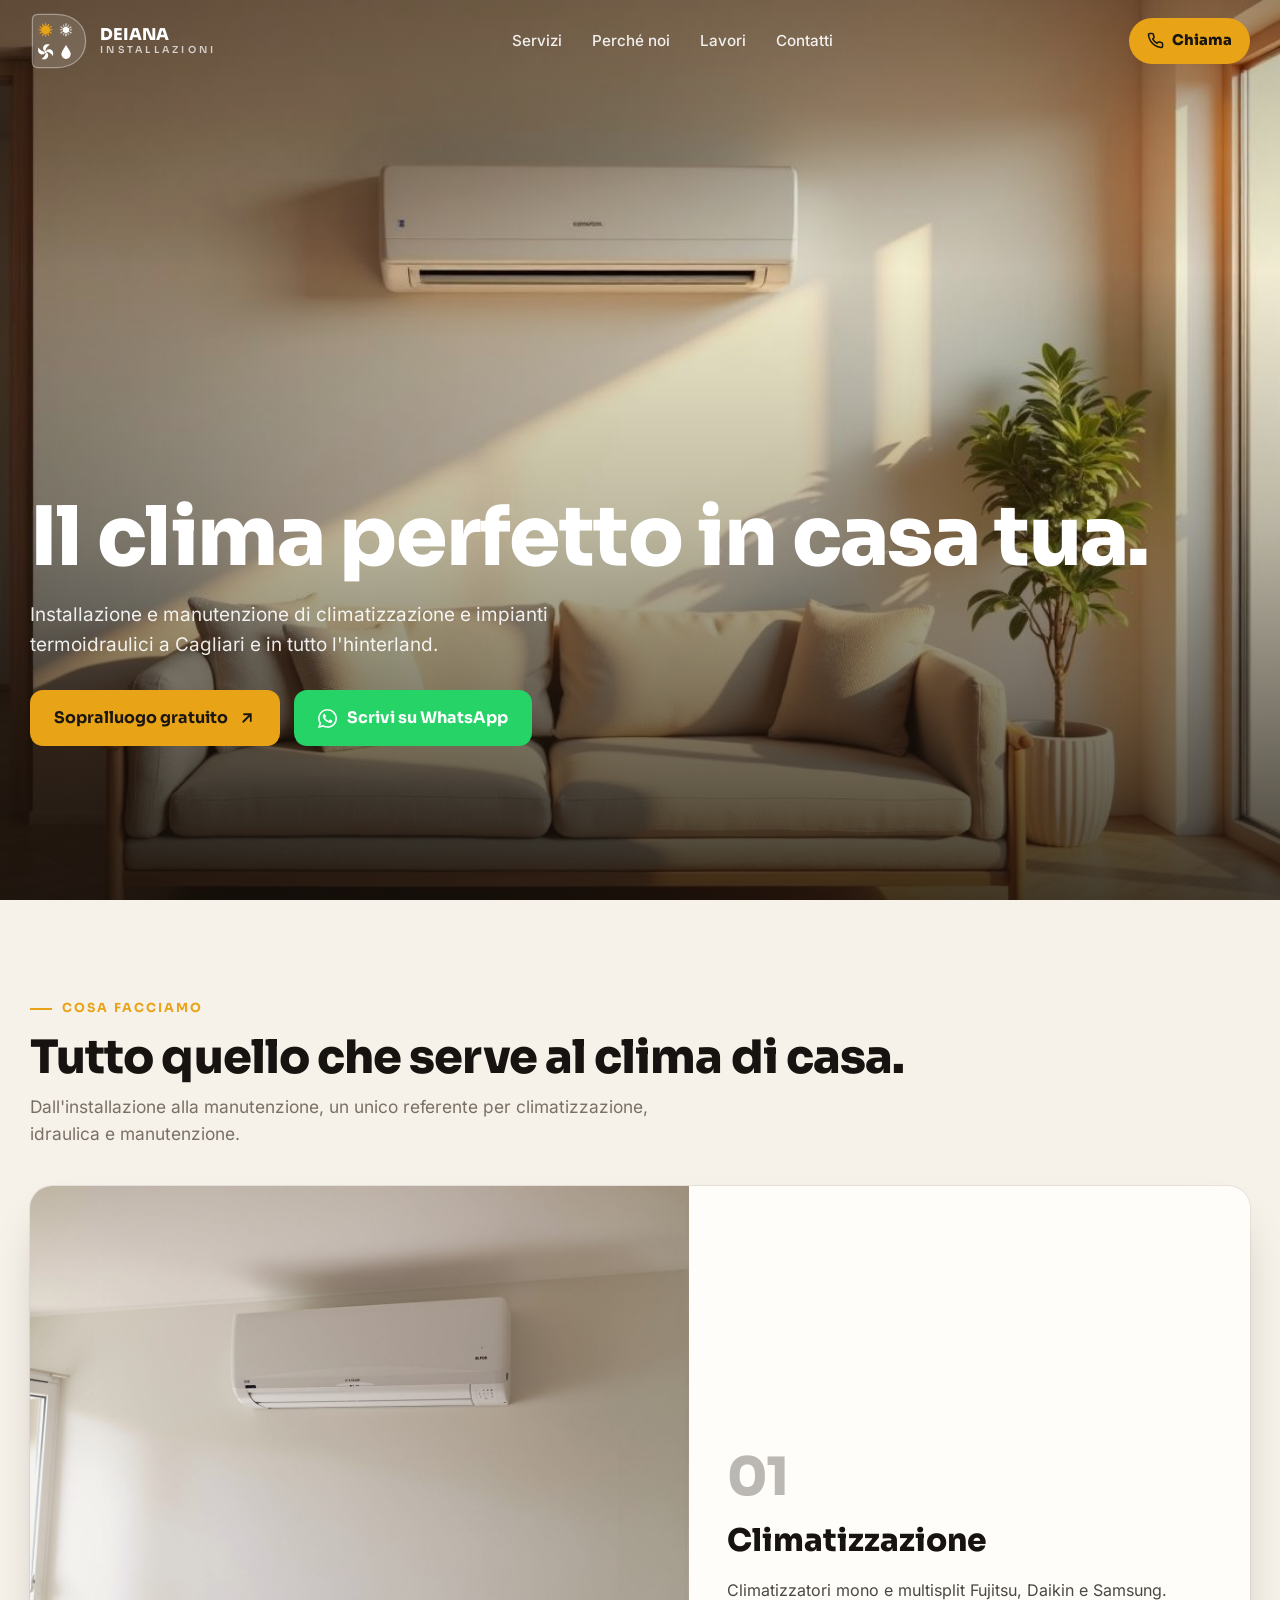
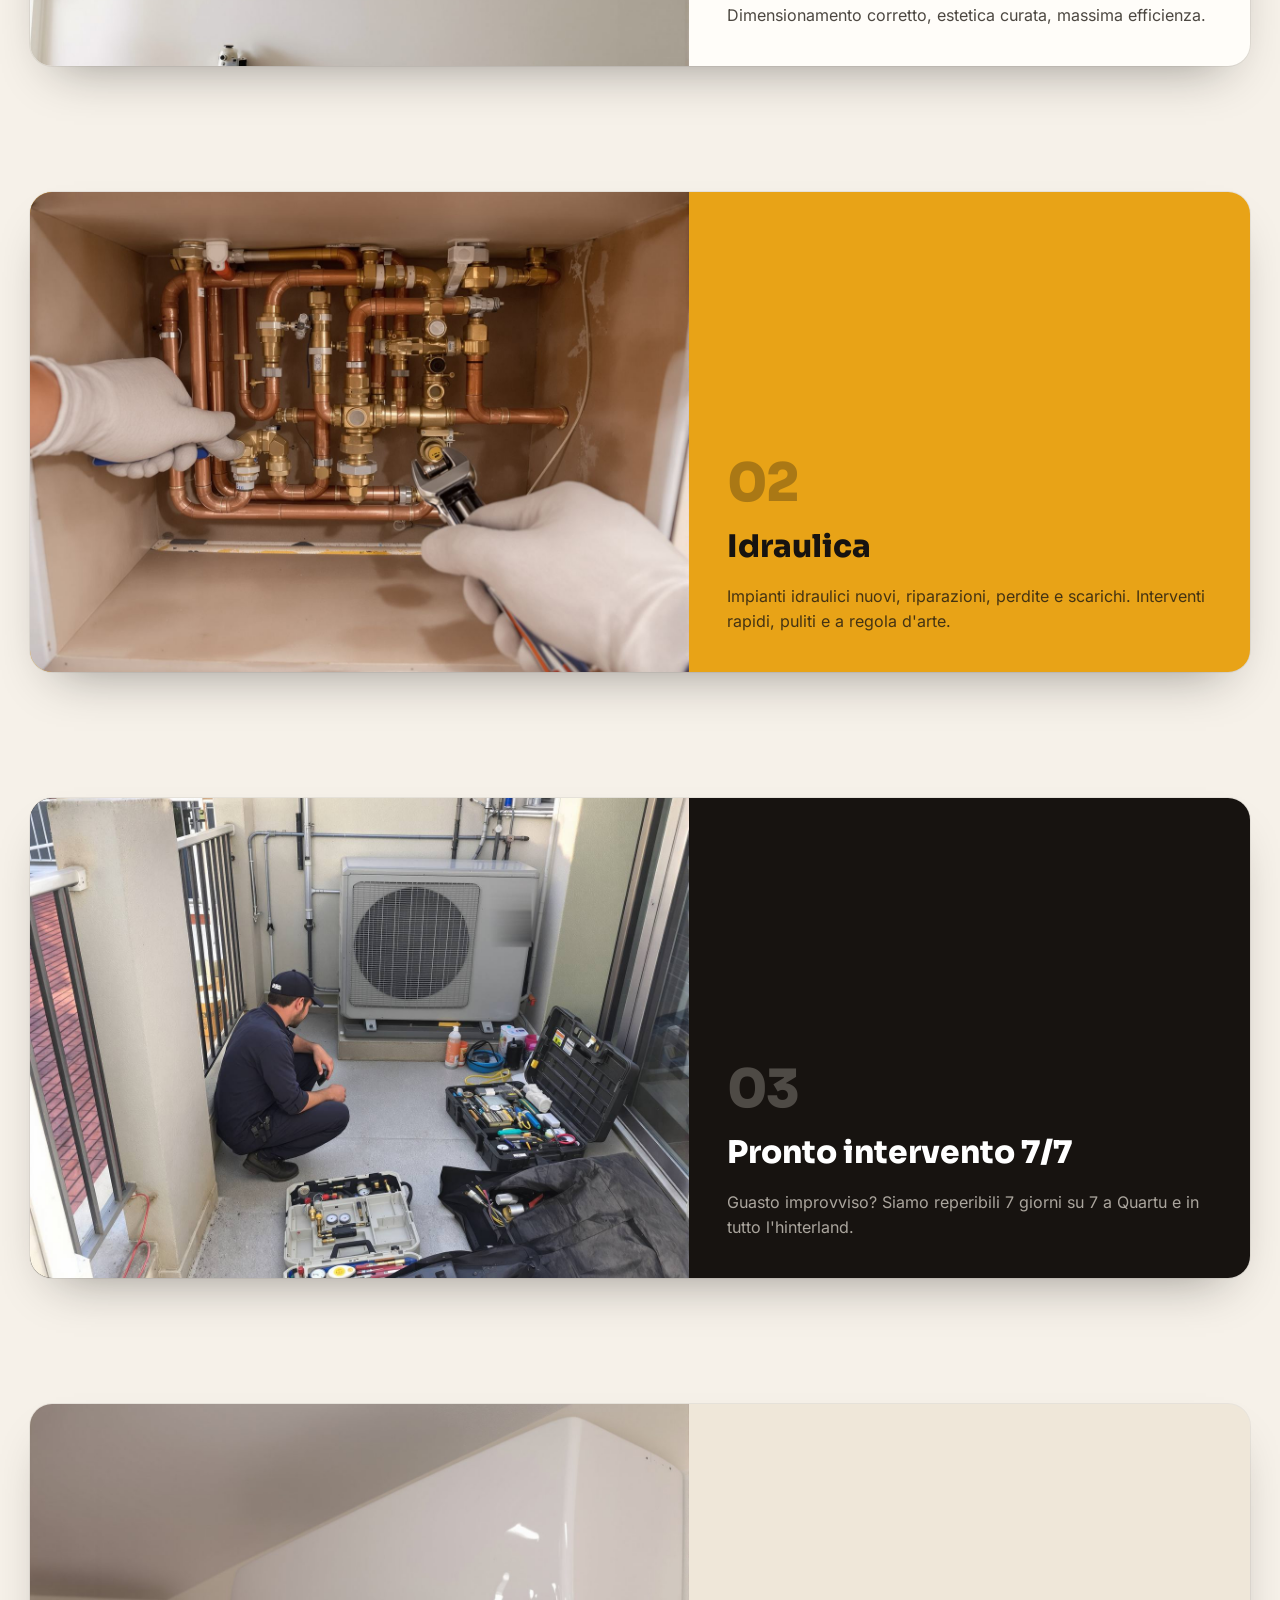
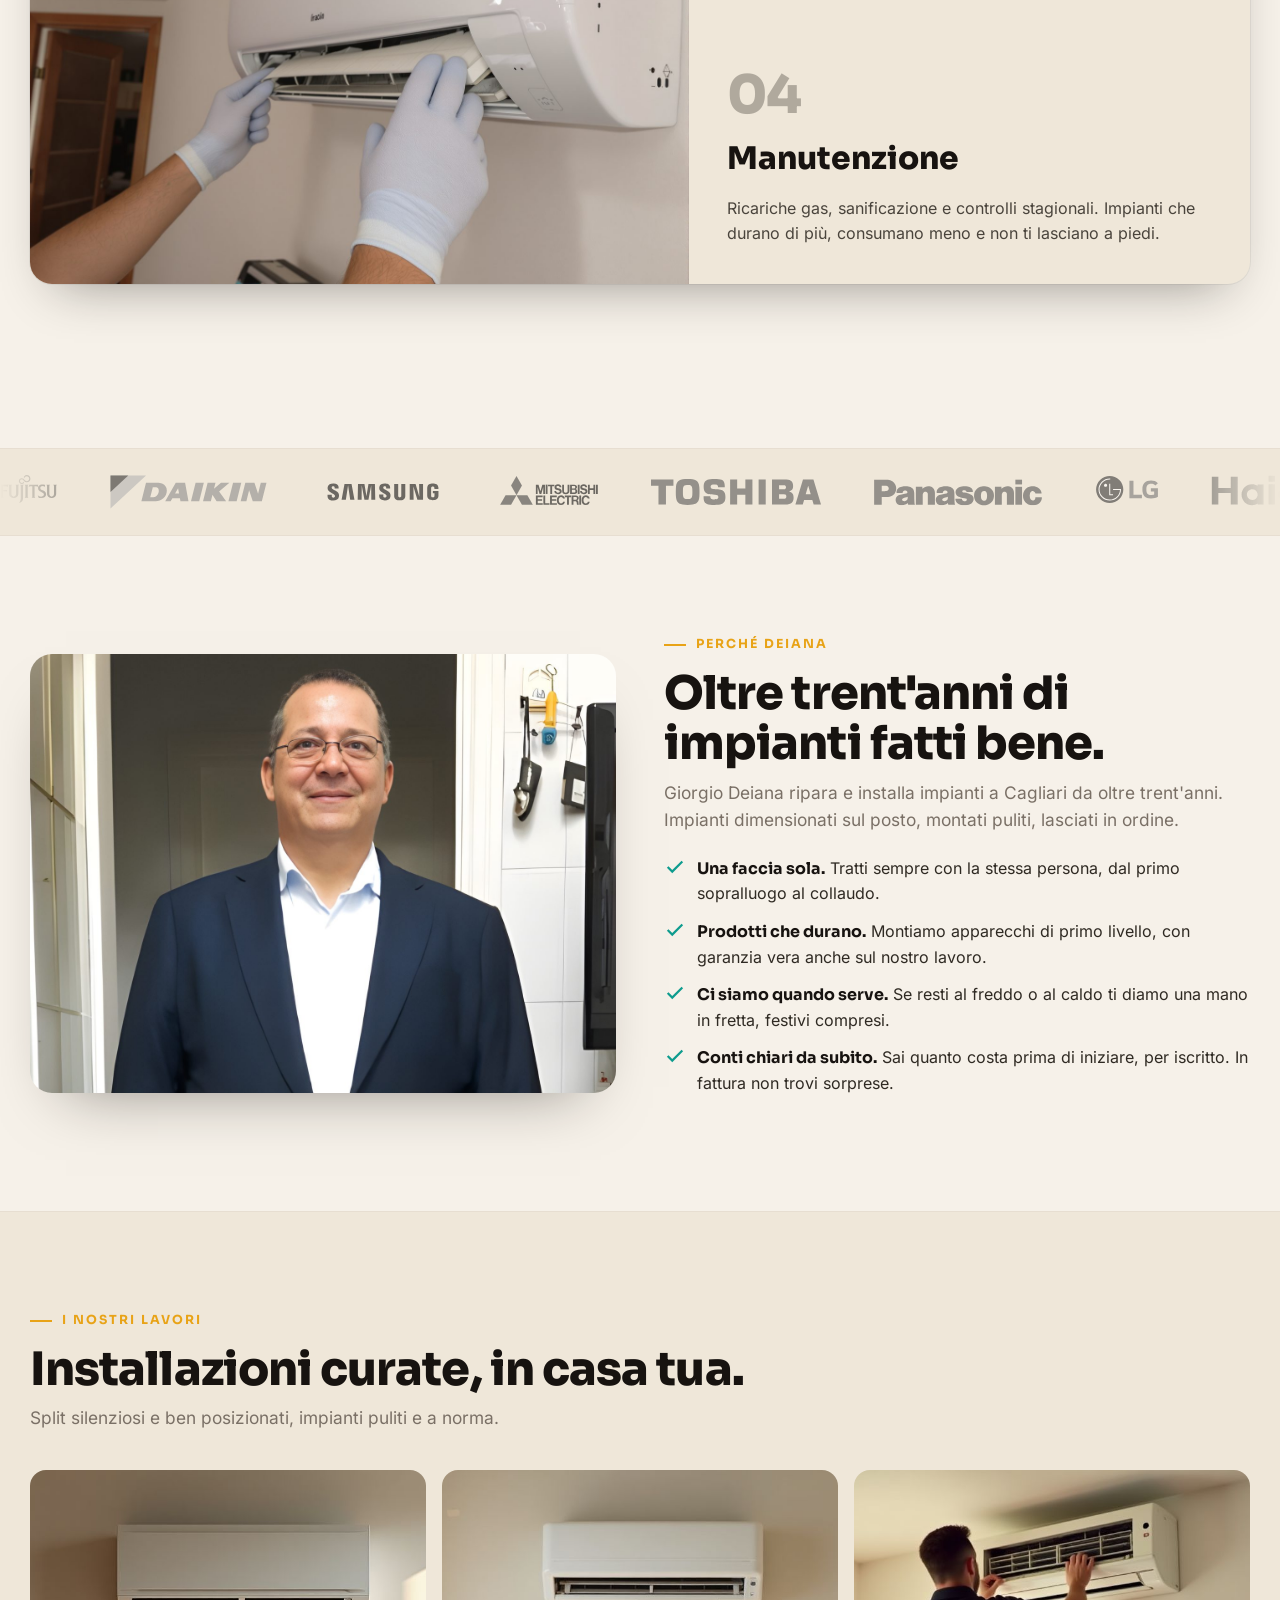
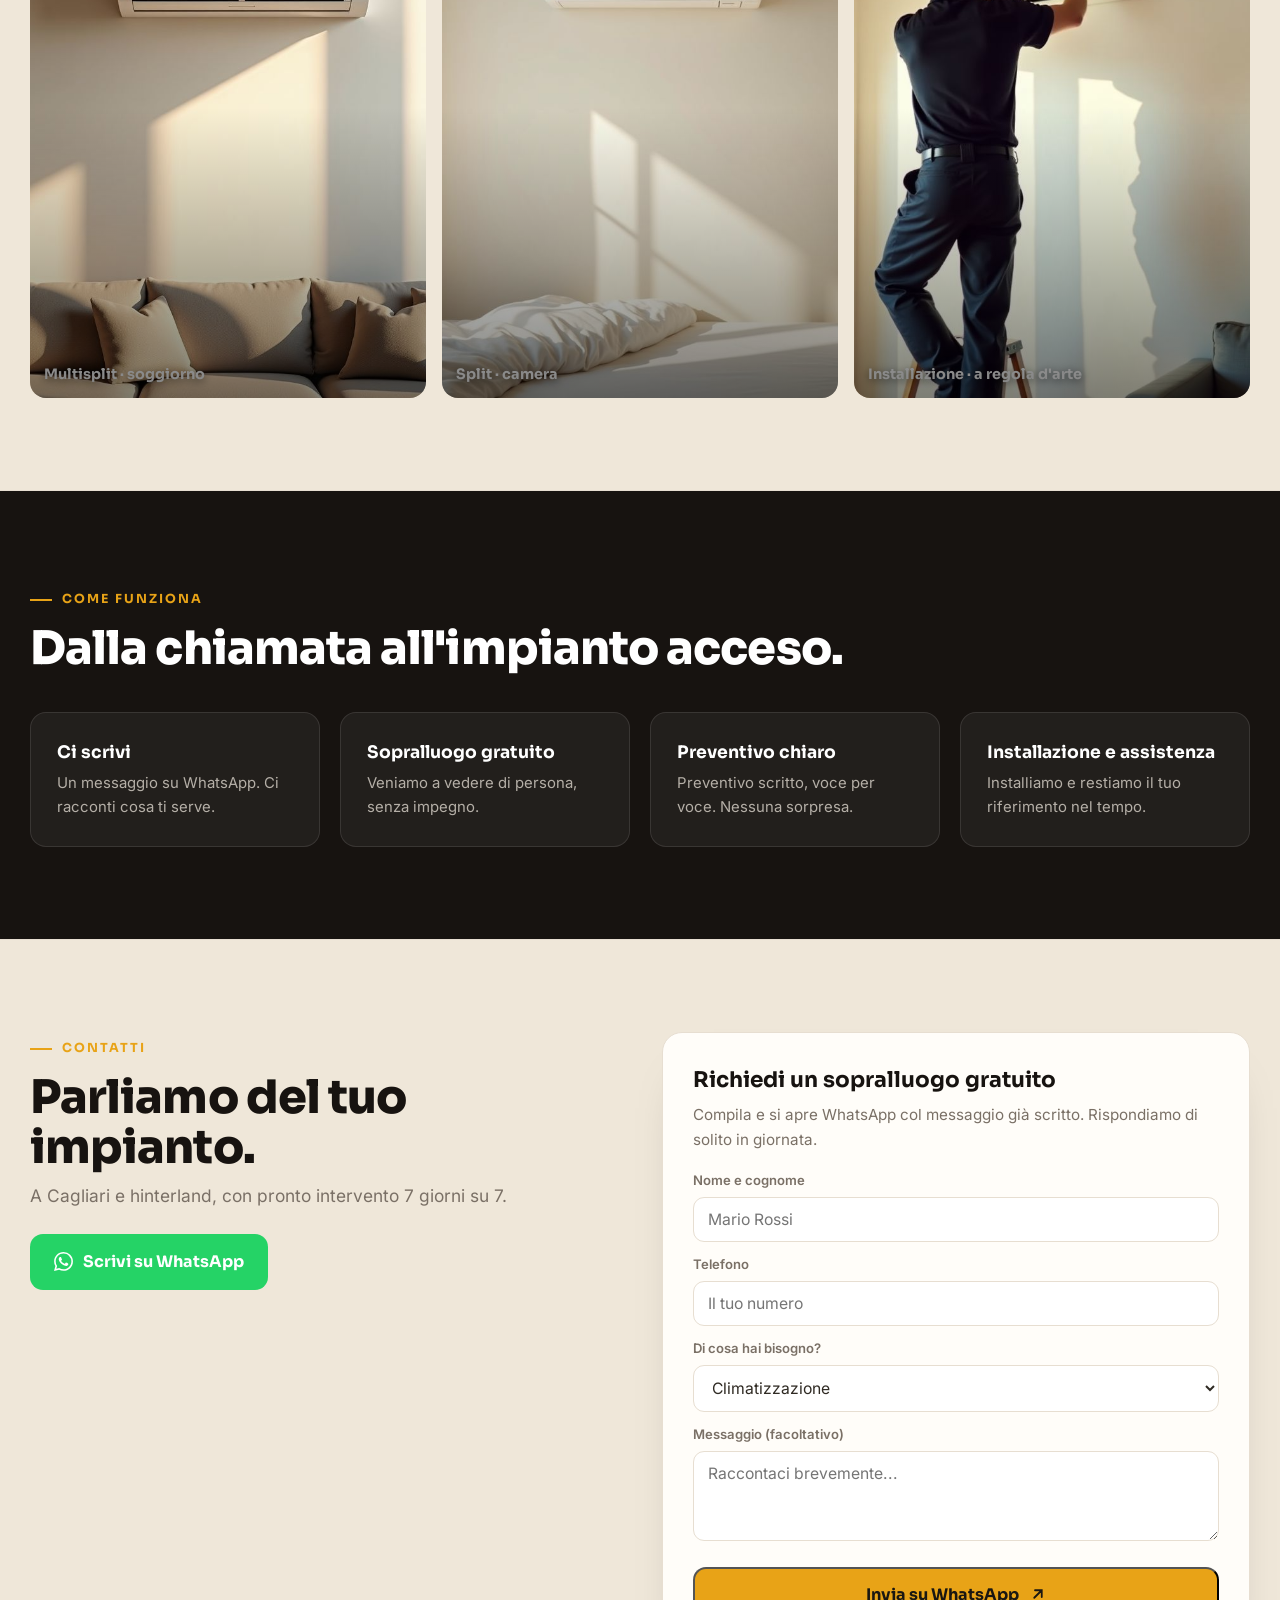
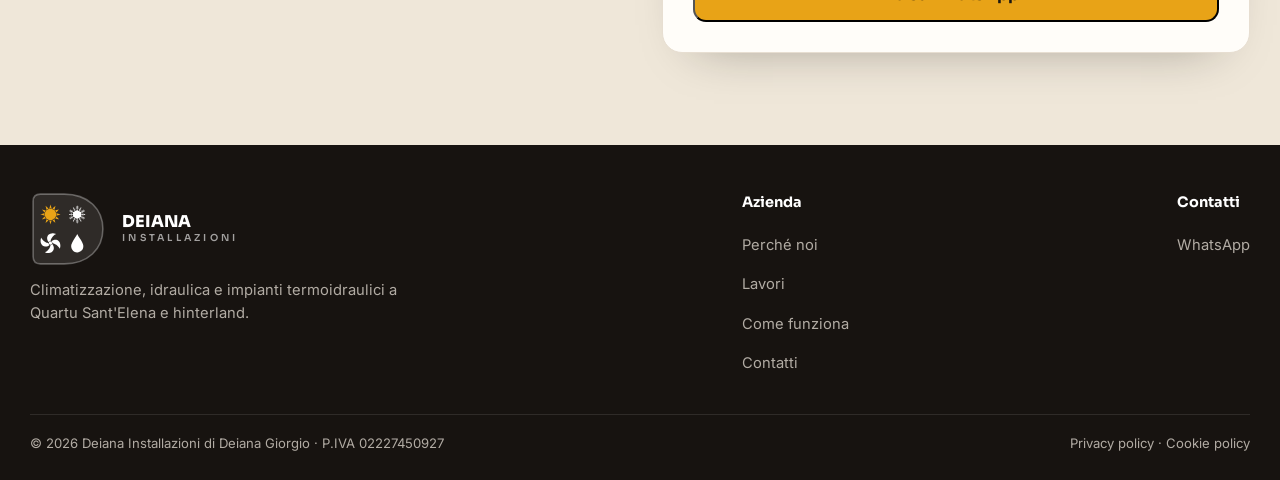
<file: index.html>
<!doctype html>
<html lang="it">
<head>
<meta charset="utf-8" />
<meta name="viewport" content="width=device-width, initial-scale=1, viewport-fit=cover" />
<meta name="theme-color" content="#F6F1E9" />
<title>Deiana Installazioni · Climatizzazione e termoidraulica a Quartu Sant'Elena</title>
<link rel="stylesheet" href="assets/fonts.css">
<meta name="description" content="Installazione e manutenzione di climatizzatori e impianti termoidraulici a Quartu Sant'Elena e a Cagliari. Pronto intervento 7 giorni su 7." />
<link rel="canonical" href="https://deianainstallazioni.com/" />
<meta name="robots" content="index, follow, max-image-preview:large, max-snippet:-1, max-video-preview:-1" />
<meta name="author" content="Deiana Installazioni di Deiana Giorgio" />
<link rel="icon" href="assets/favicon.ico" sizes="any" />
<link rel="icon" type="image/svg+xml" href="assets/favicon.svg" />
<link rel="apple-touch-icon" href="assets/apple-touch-icon.png" />
<link rel="manifest" href="site.webmanifest" />
<meta name="geo.region" content="IT-88" />
<meta name="geo.placename" content="Quartu Sant'Elena" />
<meta name="geo.position" content="39.241667;9.183611" />
<meta name="ICBM" content="39.241667, 9.183611" />
<meta property="og:type" content="website" />
<meta property="og:site_name" content="Deiana Installazioni" />
<meta property="og:locale" content="it_IT" />
<meta property="og:url" content="https://deianainstallazioni.com/" />
<meta property="og:title" content="Deiana Installazioni · Climatizzazione e termoidraulica a Quartu Sant'Elena" />
<meta property="og:description" content="Installazione e manutenzione di climatizzatori e impianti termoidraulici a Quartu Sant'Elena e a Cagliari. Pronto intervento 7 giorni su 7." />
<meta property="og:image" content="https://deianainstallazioni.com/assets/hero.jpg" />
<meta property="og:image:width" content="1344" />
<meta property="og:image:height" content="768" />
<meta property="og:image:alt" content="Tecnico Deiana Installazioni al lavoro su un impianto" />
<meta name="twitter:card" content="summary_large_image" />
<meta name="twitter:title" content="Deiana Installazioni · Climatizzazione e termoidraulica a Quartu Sant'Elena" />
<meta name="twitter:description" content="Installazione e manutenzione di climatizzatori e impianti termoidraulici a Quartu Sant'Elena e a Cagliari. Pronto intervento 7 giorni su 7." />
<meta name="twitter:image" content="https://deianainstallazioni.com/assets/hero.jpg" />
<script type="application/ld+json">
{
 "@context": "https://schema.org",
 "@graph": [
  {
   "@type": "WebSite",
   "@id": "https://deianainstallazioni.com/#website",
   "url": "https://deianainstallazioni.com/",
   "name": "Deiana Installazioni",
   "inLanguage": "it-IT",
   "description": "Installazione e manutenzione di climatizzatori e impianti termoidraulici a Quartu Sant'Elena e a Cagliari. Pronto intervento 7 giorni su 7.",
   "publisher": {
    "@id": "https://deianainstallazioni.com/#business"
   }
  },
  {
   "@type": [
    "HVACBusiness",
    "LocalBusiness"
   ],
   "@id": "https://deianainstallazioni.com/#business",
   "name": "Deiana Installazioni di Deiana Giorgio",
   "url": "https://deianainstallazioni.com/",
   "image": "https://deianainstallazioni.com/assets/hero.jpg",
   "description": "Installazione e manutenzione di climatizzatori e impianti termoidraulici a Quartu Sant'Elena e a Cagliari. Pronto intervento 7 giorni su 7.",
   "telephone": "+39 333 67 83 528",
   "vatID": "IT02227450927",
   "priceRange": "$$",
   "founder": {
    "@type": "Person",
    "name": "Giorgio Deiana"
   },
   "address": {
    "@type": "PostalAddress",
    "addressLocality": "Quartu Sant'Elena",
    "addressRegion": "CA",
    "postalCode": "09045",
    "addressCountry": "IT"
   },
   "areaServed": [
    {
     "@type": "City",
     "name": "Quartu Sant'Elena"
    },
    {
     "@type": "City",
     "name": "Cagliari"
    },
    {
     "@type": "AdministrativeArea",
     "name": "Hinterland di Cagliari"
    }
   ],
   "openingHoursSpecification": [
    {
     "@type": "OpeningHoursSpecification",
     "dayOfWeek": [
      "Monday",
      "Tuesday",
      "Wednesday",
      "Thursday",
      "Friday",
      "Saturday",
      "Sunday"
     ],
     "opens": "00:00",
     "closes": "23:59",
     "description": "Pronto intervento 7 giorni su 7"
    }
   ],
   "hasOfferCatalog": {
    "@type": "OfferCatalog",
    "name": "Servizi",
    "itemListElement": [
     {
      "@type": "Offer",
      "itemOffered": {
       "@type": "Service",
       "name": "Climatizzazione",
       "description": "Climatizzatori mono e multisplit Fujitsu, Daikin e Samsung: dimensionamento, installazione, estetica curata."
      }
     },
     {
      "@type": "Offer",
      "itemOffered": {
       "@type": "Service",
       "name": "Idraulica",
       "description": "Impianti idraulici nuovi, riparazioni, perdite e scarichi."
      }
     },
     {
      "@type": "Offer",
      "itemOffered": {
       "@type": "Service",
       "name": "Manutenzione",
       "description": "Ricariche gas, sanificazione e controlli stagionali degli impianti."
      }
     },
     {
      "@type": "Offer",
      "itemOffered": {
       "@type": "Service",
       "name": "Pronto intervento",
       "description": "Reperibilità 7 giorni su 7 a Quartu Sant'Elena e hinterland."
      }
     }
    ]
   }
  }
 ]
}
</script>
<style>
  :root{
    --ink:#171310; --text:#2f2a23; --muted:#7a7066; --line:#e7ded1;
    --accent:#E8A317; --accent2:#0E9C8E; --cream:#F6F1E9; --card:#fffdf9;
    --font-d:"Sora",system-ui,Segoe UI,sans-serif; --font-b:"Inter",system-ui,Segoe UI,sans-serif;
    --content:min(100% - 44px, 1220px);
  }
  *{box-sizing:border-box;margin:0;padding:0}
  body{font-family:var(--font-b);color:var(--text);background:var(--cream);line-height:1.6}
  a{color:inherit;text-decoration:none}
  .wrap{width:var(--content);margin:0 auto}
  section{padding:92px 0}
  .kicker{display:inline-flex;align-items:center;gap:10px;color:var(--accent);font-family:var(--font-d);font-weight:700;font-size:.78rem;letter-spacing:.16em;text-transform:uppercase}
  .kicker::before{content:"";width:22px;height:2px;background:var(--accent)}
  h2{font-family:var(--font-d);font-weight:800;letter-spacing:-.02em;color:var(--ink);font-size:clamp(2rem,3.6vw,3rem);margin:14px 0 10px;line-height:1.08}
  .lead{color:var(--muted);font-size:1.08rem;max-width:42rem}
  .btn{display:inline-flex;align-items:center;gap:10px;font-family:var(--font-d);font-weight:700;padding:15px 24px;border-radius:13px;font-size:1rem}
  .btn-p{background:var(--accent);color:#1a1712}
  .btn-g{border:1.5px solid var(--line);color:var(--ink);background:var(--card)}
  .btn svg{width:18px;height:18px}

  /* HERO */
  .hero{position:relative;min-height:100svh;display:flex;flex-direction:column;background:url("assets/hero.jpg") center/cover no-repeat}
  .hero::after{content:"";position:absolute;inset:0;pointer-events:none;background:linear-gradient(to top, rgba(20,15,10,.8) 0%, rgba(20,15,10,.28) 42%, rgba(20,15,10,.05) 70%, rgba(20,15,10,.3) 100%)}
  .top{position:fixed;top:0;left:0;right:0;z-index:50;transition:background .28s ease, box-shadow .28s ease, backdrop-filter .28s ease}
    .top.fissa{background:rgba(23,19,16,.92);backdrop-filter:blur(10px);box-shadow:0 12px 34px -20px rgba(0,0,0,.9)}
    @supports not (backdrop-filter:blur(2px)){.top.fissa{background:rgba(23,19,16,.98)}}
  .nav{display:flex;align-items:center;justify-content:space-between;height:82px;color:#fff}
  .brand{display:flex;align-items:center;gap:12px}
  .brand .logo{width:58px;height:58px}
  .brand .bt{font-family:var(--font-d);font-weight:800;line-height:1;font-size:1.02rem}
  .brand .bt small{display:block;color:rgba(255,255,255,.72);font-weight:600;font-size:.6rem;letter-spacing:.34em;margin-top:3px}
  .menu{display:flex;gap:30px;font-weight:500;font-size:.95rem;color:rgba(255,255,255,.9)}
  @media(hover:hover){.menu a:hover{color:#fff}}
  .actions{display:flex;align-items:center;gap:14px}
  .wa{display:inline-flex;align-items:center;gap:8px;background:var(--accent);color:#1a1712;font-family:var(--font-d);font-weight:800;padding:11px 18px;border-radius:999px;font-size:.92rem}
  .wa svg{width:17px;height:17px}
  .btn-wa{background:#25D366;color:#fff}
  @media(hover:hover){.btn-wa:hover{background:#1FB955}}
  .btn-wa svg{width:19px;height:19px}
  .cic-wa{color:#25D366}
  .walink{color:var(--accent2);font-weight:700;border-bottom:1px solid transparent}
  @media(hover:hover){.walink:hover{border-bottom-color:currentColor}}
  .hbody{position:relative;z-index:3;margin-top:auto;padding-bottom:62px}
  .trust{display:inline-flex;align-items:center;gap:10px;color:#fff;font-weight:600;font-size:.85rem;background:rgba(255,255,255,.12);border:1px solid rgba(255,255,255,.22);backdrop-filter:blur(4px);padding:8px 14px;border-radius:999px;margin-bottom:22px}
  .trust .st{color:var(--accent);letter-spacing:2px}
  .hero h1{color:#fff;font-family:var(--font-d);font-weight:800;letter-spacing:-.02em;line-height:1.05;white-space:nowrap;font-size:min(6.6vw, 82px)}
  .hero .sub{color:rgba(255,255,255,.9);font-size:1.18rem;max-width:40rem;margin:20px 0 30px}
  .hero .cta{display:flex;gap:14px;flex-wrap:wrap}
  .btn-glass{background:rgba(255,255,255,.1);border:1.5px solid rgba(255,255,255,.55);color:#fff;backdrop-filter:blur(4px)}
  .mini{display:flex;gap:26px;flex-wrap:wrap;margin-top:26px;color:rgba(255,255,255,.82);font-size:.92rem;font-weight:500}
  .mini span{display:inline-flex;align-items:center;gap:8px}.mini svg{width:16px;height:16px;color:var(--accent)}

  /* SERVIZI */
  .grid3{display:grid;grid-template-columns:repeat(2,1fr);gap:20px;margin-top:38px}
  .card{background:var(--card);border:1px solid var(--line);border-radius:18px;padding:28px;transition:transform .2s,box-shadow .2s}
  @media(hover:hover){.card:hover{transform:translateY(-4px);box-shadow:0 22px 40px -28px rgba(23,19,16,.35)}}
  .card:active{transform:scale(.99)}
  .card .cic{width:48px;height:48px;border-radius:13px;display:grid;place-items:center;background:rgba(232,163,23,.14);color:var(--accent);margin-bottom:16px}
  .card .cic svg{width:25px;height:25px}
  .card h3{font-family:var(--font-d);font-weight:700;font-size:1.18rem;color:var(--ink);margin-bottom:8px}
  .card p{color:var(--muted);font-size:.96rem}

  /* MARCHI (marquee) */
  .brands{border-top:1px solid var(--line);border-bottom:1px solid var(--line);background:#efe7d9;padding:26px 0}
  .marquee{overflow:hidden;-webkit-mask-image:linear-gradient(90deg,transparent,#000 7%,#000 93%,transparent);mask-image:linear-gradient(90deg,transparent,#000 7%,#000 93%,transparent)}
  .mtrack{display:flex;gap:52px;width:max-content;animation:scroll 42s linear infinite}
  .mtrack span{display:flex;gap:52px;align-items:center}
  .mtrack img{height:calc(34px * var(--h, 1));width:auto;max-width:170px;object-fit:contain;
  filter:grayscale(1);opacity:.55;transition:filter .25s ease,opacity .25s ease}
  @media(hover:hover){.mtrack img:hover{filter:none;opacity:1}}
  @media(prefers-reduced-motion:reduce){.mtrack{animation:none;flex-wrap:wrap;justify-content:center;width:auto;gap:38px}}
  @keyframes scroll{to{transform:translateX(-50%)}}

  /* CHI SIAMO feature */
  .feat{display:grid;grid-template-columns:1fr 1fr;gap:48px;align-items:center}
  .feat .ph{border-radius:22px;overflow:hidden;aspect-ratio:4/3;box-shadow:0 30px 60px -36px rgba(23,19,16,.5)}
  .feat .ph img{width:100%;height:100%;object-fit:cover;display:block}
  .checks{display:grid;gap:12px;margin:22px 0}
  .chk{display:flex;gap:11px;align-items:flex-start;color:var(--text)}
  .chk svg{width:22px;height:22px;color:var(--accent2);flex-shrink:0}
  .chk b{font-family:var(--font-d);font-weight:700;color:var(--ink)}
  .stats{display:flex;gap:34px;margin-top:8px;flex-wrap:wrap}
  .stat b{font-family:var(--font-d);font-weight:800;font-size:2.1rem;color:var(--accent);display:block;line-height:1}
  .stat span{color:var(--muted);font-size:.88rem}

  /* LAVORI */
  .gal{display:grid;grid-template-columns:repeat(3,1fr);gap:16px;margin-top:38px}
  .gal .g{position:relative;border-radius:16px;overflow:hidden;aspect-ratio:3/4}
  .gal .g.wide{grid-column:span 2;aspect-ratio:3/2}
  .gal .g img{width:100%;height:100%;object-fit:cover;display:block;transition:transform .4s}
  @media(hover:hover){.gal .g:hover img{transform:scale(1.05)}}
  .gal .g span{position:absolute;left:14px;bottom:12px;color:#fff;font-family:var(--font-d);font-weight:700;font-size:.9rem;text-shadow:0 2px 8px rgba(0,0,0,.6)}
  .gal .g::after{content:"";position:absolute;inset:0;background:linear-gradient(to top,rgba(0,0,0,.5),transparent 55%)}

  /* COME FUNZIONA */
  .come{background:var(--ink);color:#f3ede3}
  .come h2{color:#fff}.come .kicker{color:var(--accent)}
  .come .lead{color:rgba(243,237,227,.7)}
  .steps{display:grid;grid-template-columns:repeat(4,1fr);gap:20px;margin-top:38px}
  .step{background:rgba(255,255,255,.05);border:1px solid rgba(255,255,255,.1);border-radius:16px;padding:26px}
  .step .n{font-family:var(--font-d);font-weight:800;color:#1a1712;background:var(--accent);width:36px;height:36px;border-radius:10px;display:grid;place-items:center;margin-bottom:14px}
  .step h4{font-family:var(--font-d);font-weight:700;font-size:1.08rem;color:#fff;margin-bottom:6px}
  .step p{color:rgba(243,237,227,.7);font-size:.93rem}

  /* RECENSIONI */
  .revs{display:grid;grid-template-columns:repeat(3,1fr);gap:20px;margin-top:34px}
  .rev{background:var(--card);border:1px solid var(--line);border-radius:16px;padding:26px}
  .stars{color:var(--accent);letter-spacing:3px}
  .rev p{margin:12px 0;color:var(--text)}
  .rev .who{color:var(--muted);font-size:.88rem;font-weight:600}
  .grate{display:inline-flex;align-items:center;gap:10px;color:var(--muted);font-weight:600;margin-top:16px}
  .grate b{color:var(--ink);font-family:var(--font-d)}

  /* CONTATTI */
  .contact{display:grid;grid-template-columns:1fr 1fr;gap:44px}
  .cinfo li{display:flex;gap:12px;align-items:flex-start;margin:16px 0;color:var(--muted)}
  .cinfo li b{color:var(--ink);font-family:var(--font-d);font-weight:600}
  .cinfo .cic{width:40px;height:40px;border-radius:11px;background:rgba(232,163,23,.14);color:var(--accent);display:grid;place-items:center;flex-shrink:0}
  .cinfo .cic svg{width:19px;height:19px}
  .zones{color:var(--muted);font-size:.92rem;margin-top:10px}
  .form{background:var(--card);border:1px solid var(--line);border-radius:20px;padding:30px;box-shadow:0 24px 50px -34px rgba(23,19,16,.4)}
  .form h3{font-family:var(--font-d);font-weight:700;font-size:1.35rem;color:var(--ink);margin-bottom:6px}
  .form .s{color:var(--muted);font-size:.95rem;margin-bottom:18px}
  .form label{display:block;font-size:.82rem;color:var(--muted);margin:12px 0 6px;font-weight:600}
  .form input,.form select,.form textarea{width:100%;background:#fff;border:1px solid var(--line);border-radius:11px;padding:12px 14px;color:var(--text);font-family:var(--font-b);font-size:.98rem}
  .form textarea{min-height:90px;resize:vertical}
  .form .btn-p{width:100%;justify-content:center;margin-top:18px}
  .map{margin-top:16px;border:1px solid var(--line);border-radius:14px;overflow:hidden;height:220px}
  .map iframe{width:100%;height:100%;border:0}


  /* FOOTER */
  footer{background:var(--ink);color:rgba(243,237,227,.7);padding:46px 0 26px}
  .fgrid{display:flex;justify-content:space-between;gap:30px;flex-wrap:wrap}
  .fbrand{max-width:24rem;font-size:.92rem}
  .fbrand .brand .bt{color:#fff}
    .fbrand .brand{gap:16px}
    .fbrand .brand .logo{width:76px;height:76px}
  .fcol h5{font-family:var(--font-d);font-weight:700;font-size:.9rem;color:#fff;margin-bottom:12px}
  .fcol a{display:block;font-size:.92rem;padding:8px 0}
  @media(hover:hover){.fcol a:hover{color:#fff}}
  .fbot{border-top:1px solid rgba(255,255,255,.1);margin-top:30px;padding-top:18px;font-size:.82rem;display:flex;justify-content:space-between;gap:16px;flex-wrap:wrap}

  /* ---------- TABLET ---------- */
  @media(max-width:1000px){
    .grid3,.steps{grid-template-columns:repeat(2,1fr)}
    .gal{grid-template-columns:repeat(2,1fr)} .gal .g.wide{grid-column:span 2;aspect-ratio:2/1}
    .feat,.contact{grid-template-columns:1fr;gap:34px}
    .feat .ph{order:-1}
    .menu{display:none}
    section{padding:76px 0}
  }

  /* ---------- MOBILE ---------- */
  @media(max-width:640px){
    :root{--content:min(100% - 34px, 1220px)}
    section{padding:58px 0}
    h2{font-size:clamp(1.75rem,7vw,2.3rem)}
    .lead{font-size:1rem}
    .grid3,.steps,.gal{grid-template-columns:1fr}
    .gal .g.wide{grid-column:span 1;aspect-ratio:3/2}
    .gal .g{aspect-ratio:4/3}
    .card{padding:22px}

    .nav{height:68px}
    .brand .logo{width:46px;height:46px}
    .fbrand .brand .logo{width:62px;height:62px}
    .brand .bt{font-size:.92rem}
    .wa{padding:12px 16px;font-size:.88rem}
    .hero h1{font-size:clamp(30px, 8.6vw, 41px);white-space:normal}
    body{overflow-x:clip}
    .hero .sub{font-size:1.04rem;margin:16px 0 26px}
    .hbody{padding-bottom:44px}
    .hero .cta{flex-direction:column;align-items:stretch;gap:11px}
    .hero .cta .btn{justify-content:center;width:100%}

    .brands{padding:20px 0}
    .mtrack,.mtrack span{gap:34px}
    .mtrack img{height:calc(27px * var(--h, 1));max-width:132px}

    .form{padding:22px;border-radius:16px}
    /* sotto i 16px iOS zooma da solo quando si entra nel campo */
    .form input,.form select,.form textarea{font-size:16px}
    .map{height:190px}
    .fgrid{gap:22px}

  }

    /* SERVIZI A PILA (modello Murru): ogni card si incolla sotto la barra e
       la successiva le sale sopra. L ordine di impilamento e' --i. */
    .sstack{display:flex;flex-direction:column;gap:14vh;margin-top:38px;padding-bottom:8vh}
    .scard{position:sticky;top:calc(82px + 14px);z-index:var(--i);display:grid;
      grid-template-columns:minmax(0,1.08fr) minmax(0,.92fr);align-items:stretch;
      height:min(72vh,30rem);border-radius:22px;overflow:hidden;background:var(--card);
      box-shadow:0 24px 50px -26px rgba(23,19,16,.45),0 0 0 1px rgba(23,19,16,.06)}
    .scard:nth-child(2){background:var(--accent);color:#2a2112}
    .scard:nth-child(3){background:var(--ink);color:rgba(243,237,227,.78)}
    .scard:nth-child(3) h3{color:#fff}
    .scard:nth-child(4){background:#efe7d9}
    .smedia{background:#e7ded1;overflow:hidden}
    .smedia img{width:100%;height:100%;object-fit:cover;display:block}
    .smedia.ico{display:grid;place-items:center;background:rgba(23,19,16,.07)}
    .smedia.ico svg{width:min(46%,160px);height:auto;color:var(--ink);opacity:.45;stroke-width:1.4}
    .sbody{display:flex;flex-direction:column;justify-content:flex-end;gap:12px;
      padding:clamp(22px,3vw,40px)}
    .snum{font-family:var(--font-d);font-weight:800;line-height:1;letter-spacing:-.04em;
      font-size:clamp(2.2rem,5vw,3.3rem);opacity:.32;margin:0 auto 0 0}
    .scard h3{font-family:var(--font-d);font-weight:800;margin:0;
      font-size:clamp(1.35rem,2.6vw,1.95rem);color:var(--ink)}
    .scard .txt{margin:0;max-width:30rem;line-height:1.55;font-size:1rem;opacity:.86}
    @media(max-width:1000px){
      .scard{grid-template-columns:1fr;height:min(78vh,32rem);top:calc(68px + 10px)}
      .smedia{min-height:40%}
      .sbody{padding:20px 20px 24px}
      .sstack{gap:10vh}
    }
    @media(prefers-reduced-motion:reduce){.scard{position:static;height:auto}
      .smedia{min-height:220px}}
  </style>
</head>
<body><svg width="0" height="0" style="position:absolute" aria-hidden="true"><defs><g id="marchio"><g transform="translate(58.77 78.61) scale(0.0774)" fill="#E8A317" fill-rule="evenodd"><path d="M 911 509 C 916 511 936 513 943 514 C 1008 523 1074 521 1139 508 C 1149 520 1165 534 1176 545 C 1238 599 1312 638 1392 658 C 1410 753 1473 841 1539 908 C 1522 977 1524 1073 1539 1142 C 1474 1206 1412 1300 1387 1388 C 1299 1411 1220 1462 1154 1523 C 1150 1527 1143 1538 1138 1539 C 1063 1523 981 1520 907 1539 C 835 1462 766 1416 662 1392 C 659 1377 650 1354 644 1339 C 614 1262 568 1200 509 1142 C 522 1064 524 984 509 906 C 585 833 628 757 661 658 C 734 637 801 602 860 554 C 876 541 894 522 910 510 L 911 509 z"/><path d="M 1007 610 C 1236 600 1429 778 1438 1007 C 1448 1236 1269 1429 1040 1438 C 812 1447 619 1269 610 1040 C 600 812 778 619 1007 610 z"/><path d="M 1456 276 C 1456 280 1450 302 1449 307 L 1433 376 L 1391 547 C 1386 569 1381 593 1375 615 C 1334 603 1289 579 1254 556 C 1233 542 1214 529 1196 512 C 1236 471 1290 425 1332 386 C 1359 362 1386 337 1414 313 C 1427 301 1442 287 1456 276 z"/><path d="M 675 1434 C 748 1458 800 1486 856 1540 C 839 1556 812 1577 794 1593 C 760 1623 726 1653 692 1683 C 662 1710 625 1744 594 1770 L 675 1434 z"/><path d="M 1765 595 L 1767 595 L 1767 596 C 1764 602 1748 620 1742 626 C 1724 647 1705 668 1686 689 L 1594 792 C 1576 812 1558 834 1539 853 C 1523 836 1508 817 1495 797 C 1474 765 1444 711 1434 674 C 1448 669 1467 665 1482 662 C 1506 656 1529 650 1553 645 C 1624 628 1694 611 1765 595 z"/><path d="M 596 279 C 606 284 651 327 663 338 L 854 511 C 832 528 818 540 795 555 C 759 580 714 603 673 615 C 668 597 664 575 660 556 L 635 447 C 622 391 608 334 596 279 z"/><path d="M 1538 1198 C 1541 1200 1554 1214 1557 1217 C 1572 1233 1587 1250 1602 1266 C 1659 1329 1718 1392 1774 1455 C 1746 1449 1718 1442 1690 1436 L 1432 1373 C 1454 1314 1496 1245 1538 1198 z"/><path d="M 1369 1433 L 1370 1434 C 1374 1440 1450 1742 1456 1770 C 1425 1744 1394 1716 1364 1689 C 1344 1670 1321 1651 1301 1633 L 1195 1538 C 1249 1490 1302 1460 1369 1433 z"/><path d="M 509 1198 C 509 1198 509 1198 510 1198 C 549 1236 602 1326 614 1374 C 531 1392 449 1414 366 1433 C 337 1440 307 1448 278 1454 C 339 1384 403 1315 465 1246 C 479 1230 494 1213 509 1198 z"/><path d="M 280 595 C 302 599 325 606 346 611 L 459 638 C 509 650 567 661 616 675 C 602 713 577 758 556 792 C 541 814 525 834 508 853 C 447 781 382 712 320 641 C 307 626 292 611 280 595 z"/><path d="M 471 926 C 478 927 483 1016 483 1027 C 483 1058 479 1089 474 1120 L 242 1049 C 214 1040 186 1032 158 1024 C 171 1019 190 1014 203 1010 C 228 1002 254 995 279 987 C 322 973 366 959 409 946 C 429 940 451 932 471 926 z"/><path d="M 1576 926 C 1612 939 1657 952 1694 963 C 1759 984 1824 1004 1889 1023 C 1863 1032 1834 1041 1807 1049 C 1730 1072 1652 1096 1574 1119 C 1562 1054 1561 990 1576 926 z"/><path d="M 1023 160 C 1028 164 1111 447 1119 474 C 1089 480 1056 482 1026 483 C 993 483 960 480 928 473 C 946 418 963 358 980 302 L 1023 160 z"/><path d="M 1001 1564 C 1033 1561 1086 1568 1117 1574 L 1029 1874 L 1024 1891 C 1018 1873 1012 1851 1007 1833 L 981 1747 C 964 1691 944 1630 928 1573 C 953 1570 976 1566 1001 1564 z"/></g><g transform="translate(253.39 93.86) scale(0.0628)" fill="#FFFFFF" fill-rule="evenodd"><path d="M 1017 51 C 1018 51 1020 51 1022 51 C 1048 50 1045 73 1046 92 C 1046 99 1046 106 1046 113 C 1046 141 1046 170 1045 198 L 1097 158 C 1107 149 1117 141 1129 134 C 1148 121 1169 146 1155 162 C 1148 171 1132 181 1122 189 C 1097 208 1071 228 1046 248 C 1047 269 1046 291 1046 312 C 1074 289 1104 266 1133 245 C 1151 231 1174 257 1157 274 C 1145 285 1132 295 1120 305 C 1095 325 1071 344 1046 364 L 1046 425 C 1066 409 1085 394 1104 378 C 1114 371 1134 352 1147 352 C 1162 353 1169 374 1158 386 C 1146 398 1133 407 1120 418 C 1096 438 1072 457 1047 476 C 1046 496 1046 537 1047 556 C 1061 566 1090 582 1106 591 C 1141 610 1176 629 1210 648 C 1224 624 1238 600 1252 576 L 1234 486 C 1231 471 1228 456 1225 440 C 1222 417 1255 410 1263 432 C 1267 444 1269 457 1272 470 L 1283 525 C 1303 488 1326 451 1346 414 C 1339 408 1307 390 1306 382 C 1304 347 1350 384 1362 390 C 1371 377 1379 362 1389 347 C 1379 326 1376 306 1393 287 C 1403 277 1416 271 1430 271 C 1475 271 1497 323 1466 356 C 1454 369 1436 370 1420 370 C 1415 381 1403 400 1396 411 C 1409 420 1434 432 1440 445 C 1444 454 1430 464 1423 460 C 1409 453 1396 444 1382 436 C 1363 468 1339 508 1322 542 C 1340 537 1361 533 1379 529 C 1396 528 1428 510 1437 533 C 1447 562 1407 564 1388 568 C 1370 572 1352 576 1333 580 C 1323 582 1308 585 1299 588 L 1297 589 C 1282 616 1266 644 1251 672 C 1293 693 1334 717 1377 737 C 1397 747 1417 758 1438 766 C 1449 762 1461 754 1472 748 C 1473 744 1474 739 1475 735 C 1481 708 1488 681 1494 654 C 1498 639 1501 624 1506 609 C 1510 598 1527 596 1535 603 C 1539 607 1542 612 1542 618 C 1541 631 1537 644 1534 657 L 1518 725 L 1576 694 C 1582 665 1589 636 1596 606 C 1599 590 1602 572 1608 557 C 1614 537 1647 544 1643 566 C 1641 578 1639 589 1636 601 L 1622 666 C 1632 661 1670 640 1678 633 C 1690 593 1694 547 1707 506 C 1712 488 1746 492 1743 513 C 1741 526 1739 537 1736 549 C 1731 570 1726 591 1721 611 C 1748 596 1776 581 1803 565 C 1813 560 1836 547 1845 544 L 1846 544 C 1866 548 1875 566 1857 579 C 1845 588 1828 596 1814 604 L 1742 645 C 1771 658 1805 667 1835 683 C 1851 692 1854 701 1844 718 C 1839 721 1833 724 1826 721 C 1810 715 1795 707 1779 701 C 1765 695 1751 690 1737 684 C 1724 680 1710 675 1698 669 C 1679 680 1660 692 1640 702 C 1657 710 1674 714 1692 721 C 1705 726 1750 737 1755 750 C 1760 762 1750 773 1737 777 C 1723 774 1704 766 1690 761 C 1659 750 1628 739 1597 728 C 1577 739 1557 752 1536 762 C 1553 768 1571 774 1588 780 C 1603 785 1621 791 1635 798 C 1654 808 1644 826 1627 833 C 1595 824 1563 810 1531 800 C 1520 796 1509 793 1498 789 C 1482 797 1466 802 1465 823 C 1464 842 1465 862 1465 881 L 1465 1001 L 1560 1001 C 1574 984 1594 966 1610 950 C 1626 934 1642 918 1658 903 C 1664 897 1676 897 1682 903 C 1701 921 1676 938 1665 950 C 1648 968 1629 984 1613 1002 C 1647 999 1700 1001 1735 1001 C 1735 990 1732 956 1742 948 C 1750 942 1759 948 1765 955 C 1766 970 1765 986 1765 1001 L 1793 1001 C 1804 984 1812 976 1833 974 C 1887 968 1910 1041 1863 1068 C 1838 1082 1806 1072 1793 1047 L 1766 1046 C 1766 1055 1769 1093 1762 1097 C 1728 1119 1735 1064 1735 1047 C 1695 1047 1654 1047 1614 1046 C 1636 1070 1665 1091 1685 1118 C 1688 1121 1689 1124 1689 1128 C 1689 1134 1686 1139 1682 1142 C 1678 1146 1673 1147 1667 1147 C 1659 1146 1651 1137 1645 1131 C 1617 1102 1586 1076 1559 1046 C 1528 1047 1496 1047 1465 1047 L 1465 1157 C 1465 1179 1463 1212 1467 1233 C 1469 1244 1492 1254 1502 1259 C 1542 1247 1581 1227 1621 1217 C 1642 1214 1653 1244 1631 1252 C 1601 1264 1570 1276 1540 1285 C 1560 1296 1580 1307 1599 1318 C 1604 1317 1609 1315 1614 1313 C 1654 1299 1694 1282 1734 1269 C 1743 1272 1749 1275 1753 1284 C 1760 1300 1740 1307 1728 1311 C 1700 1322 1670 1332 1642 1344 C 1658 1353 1682 1368 1698 1378 C 1707 1374 1716 1370 1725 1367 C 1759 1354 1794 1339 1828 1328 C 1842 1324 1860 1353 1836 1364 C 1817 1373 1797 1380 1777 1387 C 1764 1391 1752 1398 1739 1401 C 1766 1417 1794 1430 1821 1446 C 1836 1454 1876 1469 1866 1491 C 1863 1496 1859 1499 1854 1501 C 1848 1503 1843 1501 1838 1499 C 1824 1491 1809 1483 1795 1475 C 1772 1462 1748 1450 1725 1438 C 1728 1454 1747 1538 1744 1547 C 1742 1554 1736 1558 1730 1562 C 1721 1561 1712 1561 1709 1551 C 1705 1542 1704 1532 1702 1522 C 1698 1503 1694 1483 1690 1463 C 1688 1450 1684 1422 1680 1411 C 1660 1402 1640 1390 1621 1378 C 1623 1386 1625 1400 1627 1408 C 1632 1432 1637 1456 1641 1481 C 1638 1489 1634 1494 1625 1497 C 1603 1504 1601 1478 1598 1464 C 1591 1428 1585 1391 1575 1356 C 1557 1345 1536 1334 1518 1323 C 1524 1344 1528 1367 1533 1389 C 1535 1400 1545 1433 1542 1442 C 1540 1447 1535 1451 1530 1453 C 1525 1455 1520 1454 1516 1452 C 1503 1445 1500 1417 1497 1404 L 1483 1340 C 1480 1329 1478 1314 1474 1304 L 1474 1302 C 1457 1294 1445 1279 1426 1287 C 1408 1296 1390 1306 1372 1316 C 1334 1338 1291 1356 1253 1380 C 1266 1405 1280 1429 1295 1453 C 1332 1460 1371 1475 1408 1483 C 1415 1484 1427 1487 1432 1493 C 1435 1498 1437 1503 1436 1509 C 1435 1514 1432 1519 1428 1522 C 1426 1524 1420 1526 1417 1526 C 1385 1522 1353 1506 1321 1502 C 1341 1538 1362 1576 1383 1612 C 1396 1605 1411 1594 1425 1590 C 1433 1586 1444 1597 1441 1605 C 1436 1618 1408 1631 1396 1638 C 1406 1653 1412 1664 1420 1680 C 1432 1677 1441 1678 1453 1683 C 1466 1689 1475 1700 1479 1714 C 1483 1727 1482 1741 1475 1753 C 1469 1765 1459 1773 1446 1777 C 1405 1789 1364 1747 1387 1705 C 1380 1691 1369 1671 1361 1658 C 1350 1663 1321 1684 1314 1682 C 1275 1666 1342 1636 1346 1634 C 1331 1601 1302 1556 1283 1522 C 1279 1551 1272 1583 1267 1612 C 1263 1632 1237 1638 1226 1614 C 1227 1603 1233 1573 1235 1560 C 1240 1530 1245 1500 1250 1469 C 1239 1448 1223 1423 1211 1401 C 1201 1405 1167 1424 1156 1431 C 1120 1451 1082 1470 1047 1491 C 1047 1513 1046 1548 1048 1569 C 1057 1579 1072 1590 1083 1598 L 1130 1637 C 1144 1648 1174 1666 1158 1687 C 1156 1691 1151 1693 1146 1694 C 1134 1695 1117 1678 1108 1670 C 1087 1654 1067 1637 1047 1620 C 1046 1641 1046 1663 1046 1684 C 1078 1706 1109 1737 1141 1760 C 1149 1766 1161 1775 1163 1786 C 1164 1794 1159 1801 1152 1805 C 1139 1812 1128 1802 1119 1794 C 1096 1774 1070 1756 1046 1736 C 1047 1756 1046 1779 1046 1799 C 1067 1815 1088 1833 1109 1849 C 1124 1860 1139 1872 1154 1885 C 1160 1892 1162 1903 1156 1910 C 1140 1932 1116 1906 1101 1894 L 1046 1850 L 1046 1929 C 1046 1938 1046 1948 1046 1957 C 1046 1976 1048 1991 1026 1994 C 1014 1994 1010 1990 1004 1980 C 1002 1942 1004 1888 1004 1848 C 997 1853 985 1863 978 1869 C 966 1878 954 1888 943 1897 C 934 1904 920 1918 909 1918 C 892 1917 885 1896 897 1885 C 907 1874 920 1865 931 1855 C 955 1836 979 1817 1004 1798 C 1004 1778 1004 1753 1003 1734 C 980 1755 953 1774 928 1795 C 922 1800 914 1807 905 1808 C 891 1809 880 1786 890 1776 C 924 1743 966 1714 1003 1683 C 1003 1661 1003 1640 1003 1619 C 985 1635 966 1650 947 1666 C 936 1675 925 1684 913 1693 C 893 1706 872 1679 885 1664 C 895 1653 911 1643 923 1633 C 949 1611 978 1591 1003 1568 L 1003 1492 C 981 1479 959 1468 937 1456 C 904 1436 869 1419 835 1400 C 823 1424 808 1449 794 1473 C 800 1499 806 1525 812 1552 C 814 1563 824 1600 825 1610 C 825 1614 824 1618 822 1621 C 814 1634 790 1633 786 1616 C 782 1603 780 1589 777 1575 C 773 1558 767 1541 764 1524 C 742 1558 724 1596 701 1632 C 712 1639 744 1656 744 1666 C 745 1706 694 1662 686 1657 C 680 1669 670 1686 663 1697 L 664 1699 C 695 1757 624 1805 581 1765 C 571 1756 565 1743 565 1729 C 565 1716 572 1698 581 1689 C 596 1676 610 1674 629 1675 C 634 1660 641 1650 649 1637 C 641 1631 609 1614 609 1606 C 606 1567 649 1601 664 1610 C 684 1578 706 1537 725 1504 C 697 1512 664 1520 635 1527 C 625 1529 618 1522 614 1512 C 611 1502 617 1494 627 1489 C 642 1484 658 1481 674 1477 C 700 1470 726 1463 752 1456 C 764 1434 785 1400 794 1379 C 738 1345 667 1314 610 1280 C 598 1287 586 1293 574 1300 C 562 1343 555 1390 544 1434 C 540 1452 514 1456 504 1431 C 506 1425 507 1419 508 1412 C 516 1383 521 1353 528 1324 C 509 1334 493 1346 471 1356 C 468 1366 465 1384 463 1395 L 450 1461 C 448 1471 446 1482 443 1491 C 438 1505 417 1508 409 1495 C 402 1484 408 1467 410 1455 C 415 1431 420 1406 426 1382 C 413 1391 381 1408 367 1415 C 364 1424 362 1439 360 1448 L 349 1508 C 347 1520 346 1532 342 1544 C 338 1559 315 1560 307 1548 C 302 1541 305 1532 306 1524 C 311 1496 316 1468 322 1439 C 314 1443 298 1453 289 1458 C 272 1467 255 1477 237 1486 C 222 1494 196 1513 185 1490 C 176 1472 197 1462 209 1456 C 242 1439 274 1420 307 1402 C 275 1391 242 1377 211 1364 C 204 1361 198 1349 201 1342 C 212 1317 237 1334 254 1340 C 286 1352 318 1366 350 1377 L 406 1346 C 386 1337 304 1310 296 1296 C 294 1292 292 1288 294 1283 C 295 1278 300 1274 304 1272 C 308 1270 313 1269 317 1270 C 327 1271 356 1284 366 1288 C 394 1299 420 1310 448 1320 C 467 1311 487 1298 506 1288 C 482 1278 456 1268 431 1258 C 422 1255 414 1252 406 1247 C 406 1246 405 1246 405 1245 C 399 1234 402 1222 413 1217 C 423 1213 435 1218 444 1222 C 478 1236 513 1246 545 1260 L 583 1240 C 584 1176 583 1109 583 1046 C 559 1046 534 1046 509 1046 C 502 1046 495 1046 488 1046 L 483 1051 C 460 1075 437 1098 414 1121 C 407 1128 397 1139 390 1145 C 376 1155 357 1145 358 1127 C 359 1118 366 1112 372 1106 C 393 1086 413 1065 434 1045 L 313 1046 C 312 1059 320 1102 298 1101 C 276 1099 285 1066 284 1048 L 283 1046 C 274 1046 264 1046 255 1046 C 250 1054 245 1061 237 1066 C 198 1092 149 1056 160 1012 C 163 999 172 988 183 982 C 209 966 239 975 254 1002 L 284 1002 C 284 993 281 955 288 951 C 320 930 312 986 312 1002 C 353 1001 393 1001 434 1002 C 421 984 360 936 358 920 C 358 916 359 911 362 907 C 366 903 372 900 378 899 C 381 899 385 900 388 902 C 400 910 410 923 420 932 C 443 956 466 980 490 1001 C 518 1000 555 1001 583 1001 C 583 938 585 871 583 808 C 572 802 561 795 549 789 C 511 804 467 820 427 831 C 408 836 394 807 414 796 C 424 791 435 788 446 784 C 466 777 486 770 506 764 C 487 752 466 742 446 730 C 424 739 402 746 378 754 C 362 760 326 777 309 777 C 300 776 291 761 296 750 C 303 737 322 734 335 729 C 357 720 380 713 402 704 C 388 696 358 681 346 672 L 273 701 C 258 706 243 713 228 718 C 214 722 198 708 204 694 C 210 680 229 676 242 670 C 262 662 284 655 304 647 C 296 642 283 634 275 630 L 219 597 C 209 591 200 586 190 579 C 172 566 188 538 207 544 C 217 548 234 559 244 565 L 326 612 C 317 580 310 545 302 513 C 301 511 302 507 303 505 C 305 500 308 496 313 494 C 318 492 326 493 331 495 C 342 500 344 524 347 535 L 361 590 C 364 603 368 622 372 634 L 373 636 C 388 647 409 657 425 668 C 421 651 416 630 412 612 C 408 595 390 556 414 548 C 422 544 436 548 439 557 C 450 601 462 647 472 692 C 483 700 520 722 532 728 C 524 704 518 680 512 656 C 510 647 504 625 503 617 C 503 614 504 612 505 609 C 511 595 534 592 540 608 C 556 653 562 703 577 747 L 578 749 C 588 756 602 764 612 770 C 633 757 654 747 675 735 C 715 713 757 693 796 669 C 784 643 766 619 754 594 C 725 586 694 579 665 570 C 650 566 635 563 621 556 C 613 552 611 540 614 533 C 616 528 619 524 624 522 C 635 517 662 528 674 531 C 692 536 710 540 727 546 C 709 512 684 473 664 438 C 654 446 619 472 608 459 C 592 439 636 419 648 412 C 641 398 631 384 624 370 C 599 373 576 362 567 337 C 562 323 563 308 570 295 C 576 282 587 273 600 269 C 614 265 628 266 640 273 C 669 288 676 319 661 347 C 670 362 678 374 686 390 C 698 383 720 369 732 365 C 777 378 716 408 702 416 L 763 522 C 765 506 781 435 787 423 L 788 422 C 803 412 821 418 819 438 C 817 459 812 480 808 502 L 794 576 C 809 598 823 624 836 647 C 867 634 909 607 940 591 C 951 585 996 560 1003 554 C 1003 528 1003 502 1002 477 C 996 470 985 462 978 456 L 927 416 C 916 408 905 399 896 390 C 888 382 889 377 889 368 C 890 365 892 363 893 361 C 908 342 935 370 948 381 C 966 396 985 410 1003 424 L 1003 362 C 968 333 927 307 894 275 C 879 261 897 234 914 244 C 923 249 936 259 944 266 C 964 281 984 296 1003 312 L 1003 250 C 980 229 952 210 928 190 C 917 182 907 175 897 166 C 879 148 900 122 920 135 C 930 141 938 148 947 155 C 966 169 985 184 1003 199 L 1003 116 C 1003 100 1003 80 1005 64 C 1006 58 1012 54 1017 51 z"/></g><g transform="translate(59.77 273.23) scale(0.0764)" fill="#FFFFFF" fill-rule="evenodd"><path d="M 1446 726 C 1448 725 1450 725 1453 725 C 1571 724 1671 768 1755 850 C 1784 878 1809 910 1828 946 C 1834 957 1839 968 1844 980 C 1906 1129 1915 1303 1867 1457 C 1864 1466 1858 1483 1853 1489 C 1849 1493 1844 1494 1838 1494 C 1833 1494 1828 1490 1825 1486 C 1814 1470 1805 1452 1794 1435 C 1772 1400 1747 1366 1719 1334 C 1693 1304 1664 1272 1634 1246 C 1518 1144 1354 1049 1199 1029 C 1199 970 1170 913 1121 880 C 1116 876 1110 873 1104 869 C 1117 857 1127 847 1141 836 C 1208 780 1296 746 1381 731 C 1401 727 1426 726 1446 726 z"/><path d="M 1178 1108 C 1192 1119 1214 1145 1224 1160 C 1299 1263 1334 1400 1315 1526 C 1298 1640 1241 1736 1148 1805 C 1027 1894 850 1916 704 1893 C 680 1889 572 1865 556 1848 C 553 1844 552 1839 552 1834 C 552 1829 555 1826 559 1823 C 575 1811 596 1802 613 1791 C 653 1766 693 1739 728 1708 C 863 1593 1011 1380 1025 1199 C 1092 1198 1144 1164 1178 1108 z"/><path d="M 202 556 C 211 556 219 557 224 566 C 240 595 255 625 275 652 C 400 828 630 996 847 1014 C 847 1030 849 1046 852 1062 C 865 1114 895 1151 941 1178 C 904 1218 877 1238 829 1264 C 717 1323 585 1339 463 1302 C 358 1269 269 1196 217 1098 C 137 945 134 745 185 583 C 188 571 191 562 202 556 z"/><path d="M 1212 147 C 1224 147 1235 147 1246 147 C 1317 149 1388 162 1454 186 C 1467 191 1495 198 1494 216 C 1493 220 1489 226 1485 228 C 1469 238 1451 246 1435 257 C 1402 278 1369 301 1338 325 C 1189 442 1046 658 1024 849 C 995 849 972 855 947 868 C 910 888 897 901 872 935 C 867 929 858 922 853 916 C 843 907 834 897 826 886 C 766 810 734 703 728 607 C 722 489 769 379 846 292 C 938 189 1078 154 1212 147 z"/><path d="M 1009 882 C 1088 874 1158 932 1166 1010 C 1174 1089 1116 1159 1038 1167 C 959 1175 889 1117 881 1038 C 873 960 931 890 1009 882 z"/></g><g transform="translate(247.73 281.38) scale(0.0689)" fill="#FFFFFF" fill-rule="evenodd"><path d="M 1021 125 C 1024 127 1059 196 1065 206 C 1088 248 1113 290 1138 331 C 1192 418 1247 504 1302 589 C 1414 763 1534 950 1592 1149 C 1606 1196 1619 1258 1619 1308 C 1619 1467 1561 1629 1449 1743 C 1338 1857 1186 1922 1027 1923 C 922 1924 828 1900 736 1850 C 594 1773 501 1646 455 1493 C 424 1392 420 1285 443 1182 C 471 1055 545 914 611 801 C 658 720 707 641 759 563 C 800 500 840 437 880 374 C 884 367 888 360 892 354 C 929 292 966 230 1000 166 C 1007 152 1013 138 1021 125 z"/><path d="M 1299 1744 L 1299 1744 C 1298 1747 1290 1753 1287 1755 L 1286 1754 C 1287 1750 1295 1746 1299 1744 z"/></g></g></defs></svg>

<!-- HERO -->
<section class="hero" id="top">
  <div class="top"><div class="wrap nav">
    <a class="brand" href="#top" aria-label="Deiana Installazioni, torna in cima"><svg class="logo" viewBox="0 0 512 512" fill="none"><path d="M 70 21 L 230 21 C 390 21 491 120 491 256 C 491 392 390 491 230 491 L 70 491 Q 21 491 21 442 L 21 70 Q 21 21 70 21 Z" fill="rgba(255,255,255,.12)" stroke="rgba(255,255,255,.4)" stroke-width="10.7"/><use href="#marchio"/></svg><div class="bt">DEIANA<br><small>INSTALLAZIONI</small></div></a>
    <nav class="menu"><a href="#servizi">Servizi</a><a href="#perche">Perché noi</a><a href="#lavori">Lavori</a><a href="#contatti">Contatti</a></nav>
    <div class="actions">
      <a class="wa" href="tel:+393336783528" aria-label="Chiama Deiana Installazioni al +39 333 67 83 528"><svg viewBox="0 0 24 24" fill="none" stroke="currentColor" stroke-width="2.2" stroke-linecap="round" stroke-linejoin="round" aria-hidden="true"><path d="M22 16.92v3a2 2 0 0 1-2.18 2 19.79 19.79 0 0 1-8.63-3.07 19.5 19.5 0 0 1-6-6 19.79 19.79 0 0 1-3.07-8.67A2 2 0 0 1 4.11 2h3a2 2 0 0 1 2 1.72 12.84 12.84 0 0 0 .7 2.81 2 2 0 0 1-.45 2.11L8.09 9.91a16 16 0 0 0 6 6l1.27-1.27a2 2 0 0 1 2.11-.45 12.84 12.84 0 0 0 2.81.7A2 2 0 0 1 22 16.92z"/></svg>Chiama</a>
    </div>
  </div></div>
  <div class="hbody"><div class="wrap">
    <h1>Il clima perfetto in casa tua.</h1>
    <p class="sub">Installazione e manutenzione di climatizzazione e impianti termoidraulici a Cagliari e in tutto l'hinterland.</p>
    <div class="cta">
      <a class="btn btn-p" href="#contatti">Sopralluogo gratuito <svg viewBox="0 0 24 24" fill="none" stroke="currentColor" stroke-width="2.4" stroke-linecap="round"><path d="M7 17 17 7M8 7h9v9"/></svg></a>
      <a class="btn btn-wa" href="https://wa.me/393336783528?text=Salve%2C%20vi%20scrivo%20dal%20sito.%20Avrei%20bisogno%20di%20" target="_blank" rel="noopener"><svg viewBox="0 0 24 24" fill="currentColor" aria-hidden="true"><path d="M17.47 14.38c-.3-.15-1.76-.87-2.03-.97-.27-.1-.47-.15-.67.15-.2.3-.77.97-.94 1.16-.17.2-.35.22-.64.08-.3-.15-1.26-.47-2.39-1.48-.89-.79-1.48-1.76-1.66-2.06-.17-.3-.02-.46.13-.6.14-.14.3-.35.45-.52.15-.18.2-.3.3-.5.1-.2.05-.37-.03-.52-.07-.15-.67-1.61-.91-2.21-.25-.58-.49-.5-.67-.51h-.57c-.2 0-.52.07-.8.37-.27.3-1.04 1.02-1.04 2.48s1.07 2.87 1.22 3.07c.15.2 2.1 3.2 5.08 4.49.7.3 1.26.49 1.69.62.71.23 1.36.2 1.87.12.57-.09 1.76-.72 2-1.41.25-.7.25-1.29.18-1.42-.08-.12-.28-.2-.57-.34M12.05 21.79h-.01a9.87 9.87 0 0 1-5.03-1.38l-.36-.21-3.74.98 1-3.65-.24-.37a9.86 9.86 0 0 1-1.51-5.26c0-5.45 4.44-9.89 9.89-9.89 2.64 0 5.12 1.03 6.99 2.9a9.82 9.82 0 0 1 2.89 6.99c0 5.45-4.44 9.89-9.88 9.89m8.41-18.3A11.82 11.82 0 0 0 12.05 0C5.5 0 .16 5.34.16 11.89c0 2.1.55 4.14 1.59 5.95L.06 24l6.3-1.65a11.88 11.88 0 0 0 5.69 1.45c6.55 0 11.89-5.34 11.89-11.89 0-3.18-1.24-6.17-3.48-8.41"/></svg>Scrivi su WhatsApp</a>
    </div>
  </div></div>
</section>

<!-- SERVIZI -->
<section id="servizi"><div class="wrap">
  <span class="kicker">Cosa facciamo</span>
  <h2>Tutto quello che serve al clima di casa.</h2>
  <p class="lead">Dall'installazione alla manutenzione, un unico referente per climatizzazione, idraulica e manutenzione.</p>
  <div class="sstack"><article class="scard" style="--i:1"><div class="smedia"><img src="assets/serv-climatizzazione.jpg" alt="Climatizzatore a parete appena installato in un soggiorno" loading="lazy" decoding="async" width="1400" height="1050"></div><div class="sbody"><p class="snum" aria-hidden="true">01</p><h3>Climatizzazione</h3><p class="txt">Climatizzatori mono e multisplit Fujitsu, Daikin e Samsung. Dimensionamento corretto, estetica curata, massima efficienza.</p></div></article><article class="scard" style="--i:2"><div class="smedia"><img src="assets/serv-idraulica.jpg" alt="Collettore idraulico e tubazioni in rame durante un intervento" loading="lazy" decoding="async" width="1400" height="1050"></div><div class="sbody"><p class="snum" aria-hidden="true">02</p><h3>Idraulica</h3><p class="txt">Impianti idraulici nuovi, riparazioni, perdite e scarichi. Interventi rapidi, puliti e a regola d'arte.</p></div></article><article class="scard" style="--i:3"><div class="smedia"><img src="assets/serv-pronto-intervento.jpg" alt="Tecnico al lavoro su un motore esterno in balcone" loading="lazy" decoding="async" width="1400" height="1050"></div><div class="sbody"><p class="snum" aria-hidden="true">03</p><h3>Pronto intervento 7/7</h3><p class="txt">Guasto improvviso? Siamo reperibili 7 giorni su 7 a Quartu e in tutto l'hinterland.</p></div></article><article class="scard" style="--i:4"><div class="smedia"><img src="assets/serv-manutenzione.jpg" alt="Pulizia del filtro di un climatizzatore a parete" loading="lazy" decoding="async" width="1400" height="1050"></div><div class="sbody"><p class="snum" aria-hidden="true">04</p><h3>Manutenzione</h3><p class="txt">Ricariche gas, sanificazione e controlli stagionali. Impianti che durano di più, consumano meno e non ti lasciano a piedi.</p></div></article></div>
</div></section>

<!-- MARCHI -->
<div class="brands">
  <div class="marquee"><div class="mtrack" aria-label="Marchi trattati">
    <img src="assets/marchi/fujitsu.svg" alt="Fujitsu" loading="lazy" decoding="async" style="--h:.82"><img src="assets/marchi/daikin.svg" alt="Daikin" loading="lazy" decoding="async"><img src="assets/marchi/samsung.svg" alt="Samsung" loading="lazy" decoding="async"><img src="assets/marchi/mitsubishi-electric.svg" alt="Mitsubishi Electric" loading="lazy" decoding="async" style="--h:.9"><img src="assets/marchi/toshiba.svg" alt="Toshiba" loading="lazy" decoding="async"><img src="assets/marchi/panasonic.svg" alt="Panasonic" loading="lazy" decoding="async"><img src="assets/marchi/lg.svg" alt="LG" loading="lazy" decoding="async" style="--h:.86"><img src="assets/marchi/haier.svg" alt="Haier" loading="lazy" decoding="async" style="--h:.92"><img src="assets/marchi/hisense.svg" alt="Hisense" loading="lazy" decoding="async"><img src="assets/marchi/gree.svg" alt="Gree" loading="lazy" decoding="async"><img src="assets/marchi/vaillant.svg" alt="Vaillant" loading="lazy" decoding="async" style="--h:.9"><img src="assets/marchi/ariston.svg" alt="Ariston" loading="lazy" decoding="async" style="--h:.95">
    <span aria-hidden="true"><img src="assets/marchi/fujitsu.svg" alt="Fujitsu" loading="lazy" decoding="async" style="--h:.82"><img src="assets/marchi/daikin.svg" alt="Daikin" loading="lazy" decoding="async"><img src="assets/marchi/samsung.svg" alt="Samsung" loading="lazy" decoding="async"><img src="assets/marchi/mitsubishi-electric.svg" alt="Mitsubishi Electric" loading="lazy" decoding="async" style="--h:.9"><img src="assets/marchi/toshiba.svg" alt="Toshiba" loading="lazy" decoding="async"><img src="assets/marchi/panasonic.svg" alt="Panasonic" loading="lazy" decoding="async"><img src="assets/marchi/lg.svg" alt="LG" loading="lazy" decoding="async" style="--h:.86"><img src="assets/marchi/haier.svg" alt="Haier" loading="lazy" decoding="async" style="--h:.92"><img src="assets/marchi/hisense.svg" alt="Hisense" loading="lazy" decoding="async"><img src="assets/marchi/gree.svg" alt="Gree" loading="lazy" decoding="async"><img src="assets/marchi/vaillant.svg" alt="Vaillant" loading="lazy" decoding="async" style="--h:.9"><img src="assets/marchi/ariston.svg" alt="Ariston" loading="lazy" decoding="async" style="--h:.95"></span>
  </div></div>
</div>

<!-- CHI SIAMO / PERCHE -->
<section id="perche"><div class="wrap feat">
  <div class="ph"><img src="assets/giorgio.jpg" alt="Giorgio Deiana, titolare di Deiana Installazioni" width="1400" height="1050" loading="lazy" decoding="async"></div>
  <div>
    <span class="kicker">Perché Deiana</span>
    <h2>Oltre trent'anni di impianti fatti bene.</h2>
    <p class="lead">Giorgio Deiana ripara e installa impianti a Cagliari da oltre trent'anni. Impianti dimensionati sul posto, montati puliti, lasciati in ordine.</p>
    <div class="checks">
      <div class="chk"><svg viewBox="0 0 24 24" fill="none" stroke="currentColor" stroke-width="2.4"><path d="M20 6 9 17l-5-5"/></svg><div><b>Una faccia sola.</b> Tratti sempre con la stessa persona, dal primo sopralluogo al collaudo.</div></div>
      <div class="chk"><svg viewBox="0 0 24 24" fill="none" stroke="currentColor" stroke-width="2.4"><path d="M20 6 9 17l-5-5"/></svg><div><b>Prodotti che durano.</b> Montiamo apparecchi di primo livello, con garanzia vera anche sul nostro lavoro.</div></div>
      <div class="chk"><svg viewBox="0 0 24 24" fill="none" stroke="currentColor" stroke-width="2.4"><path d="M20 6 9 17l-5-5"/></svg><div><b>Ci siamo quando serve.</b> Se resti al freddo o al caldo ti diamo una mano in fretta, festivi compresi.</div></div>
      <div class="chk"><svg viewBox="0 0 24 24" fill="none" stroke="currentColor" stroke-width="2.4"><path d="M20 6 9 17l-5-5"/></svg><div><b>Conti chiari da subito.</b> Sai quanto costa prima di iniziare, per iscritto. In fattura non trovi sorprese.</div></div>
    </div>
  </div>
</div></section>

<!-- LAVORI -->
<section id="lavori" style="background:#efe7d9;border-block:1px solid var(--line)"><div class="wrap">
  <span class="kicker">I nostri lavori</span>
  <h2>Installazioni curate, in casa tua.</h2>
  <p class="lead">Split silenziosi e ben posizionati, impianti puliti e a norma.</p>
  <div class="gal">
    <div class="g"><img src="assets/lavoro1.jpg" alt="Climatizzatore in soggiorno"><span>Multisplit · soggiorno</span></div>
    <div class="g"><img src="assets/lavoro2.jpg" alt="Climatizzatore in camera"><span>Split · camera</span></div>
    <div class="g"><img src="assets/tecnico.jpg" alt="Installazione in corso"><span>Installazione · a regola d'arte</span></div>
  </div>
</div></section>

<!-- COME FUNZIONA -->
<section class="come" id="come"><div class="wrap">
  <span class="kicker">Come funziona</span>
  <h2>Dalla chiamata all'impianto acceso.</h2>
  <div class="steps">
    <div class="step"><h4>Ci scrivi</h4><p>Un messaggio su WhatsApp. Ci racconti cosa ti serve.</p></div>
    <div class="step"><h4>Sopralluogo gratuito</h4><p>Veniamo a vedere di persona, senza impegno.</p></div>
    <div class="step"><h4>Preventivo chiaro</h4><p>Preventivo scritto, voce per voce. Nessuna sorpresa.</p></div>
    <div class="step"><h4>Installazione e assistenza</h4><p>Installiamo e restiamo il tuo riferimento nel tempo.</p></div>
  </div>
</div></section>

<!-- CONTATTI -->
<section id="contatti" style="background:#efe7d9;border-top:1px solid var(--line)"><div class="wrap contact">
  <div>
    <span class="kicker">Contatti</span>
    <h2>Parliamo del tuo impianto.</h2>
    <p class="lead">A Cagliari e hinterland, con pronto intervento 7 giorni su 7.</p>
    <a class="btn btn-wa" style="margin-top:24px" href="https://wa.me/393336783528?text=Salve%2C%20vi%20scrivo%20dal%20sito.%20Avrei%20bisogno%20di%20" target="_blank" rel="noopener"><svg viewBox="0 0 24 24" fill="currentColor" aria-hidden="true"><path d="M17.47 14.38c-.3-.15-1.76-.87-2.03-.97-.27-.1-.47-.15-.67.15-.2.3-.77.97-.94 1.16-.17.2-.35.22-.64.08-.3-.15-1.26-.47-2.39-1.48-.89-.79-1.48-1.76-1.66-2.06-.17-.3-.02-.46.13-.6.14-.14.3-.35.45-.52.15-.18.2-.3.3-.5.1-.2.05-.37-.03-.52-.07-.15-.67-1.61-.91-2.21-.25-.58-.49-.5-.67-.51h-.57c-.2 0-.52.07-.8.37-.27.3-1.04 1.02-1.04 2.48s1.07 2.87 1.22 3.07c.15.2 2.1 3.2 5.08 4.49.7.3 1.26.49 1.69.62.71.23 1.36.2 1.87.12.57-.09 1.76-.72 2-1.41.25-.7.25-1.29.18-1.42-.08-.12-.28-.2-.57-.34M12.05 21.79h-.01a9.87 9.87 0 0 1-5.03-1.38l-.36-.21-3.74.98 1-3.65-.24-.37a9.86 9.86 0 0 1-1.51-5.26c0-5.45 4.44-9.89 9.89-9.89 2.64 0 5.12 1.03 6.99 2.9a9.82 9.82 0 0 1 2.89 6.99c0 5.45-4.44 9.89-9.88 9.89m8.41-18.3A11.82 11.82 0 0 0 12.05 0C5.5 0 .16 5.34.16 11.89c0 2.1.55 4.14 1.59 5.95L.06 24l6.3-1.65a11.88 11.88 0 0 0 5.69 1.45c6.55 0 11.89-5.34 11.89-11.89 0-3.18-1.24-6.17-3.48-8.41"/></svg>Scrivi su WhatsApp</a>  </div>
  <div class="form">
    <h3>Richiedi un sopralluogo gratuito</h3>
    <p class="s">Compila e si apre WhatsApp col messaggio già scritto. Rispondiamo di solito in giornata.</p>
    <label for="f-nome">Nome e cognome</label><input id="f-nome" type="text" placeholder="Mario Rossi">
    <label for="f-tel">Telefono</label><input id="f-tel" type="tel" inputmode="tel" placeholder="Il tuo numero">
    <label for="f-serv">Di cosa hai bisogno?</label>
    <select id="f-serv"><option>Climatizzazione</option><option>Idraulica</option><option>Manutenzione</option><option>Pronto intervento</option><option>Altro</option></select>
    <label for="f-msg">Messaggio (facoltativo)</label><textarea id="f-msg" placeholder="Raccontaci brevemente..."></textarea>
    <button class="btn btn-p" type="button" id="f-send">Invia su WhatsApp <svg viewBox="0 0 24 24" fill="none" stroke="currentColor" stroke-width="2.4" stroke-linecap="round"><path d="M7 17 17 7M8 7h9v9"/></svg></button>
    <p class="s" id="f-err" style="color:#b4332a;display:none;margin-top:8px"></p>
  </div>
</div></section>

<footer><div class="wrap">
  <div class="fgrid">
    <div class="fbrand">
      <div class="brand" style="margin-bottom:12px"><svg class="logo" viewBox="0 0 512 512" fill="none"><path d="M 70 21 L 230 21 C 390 21 491 120 491 256 C 491 392 390 491 230 491 L 70 491 Q 21 491 21 442 L 21 70 Q 21 21 70 21 Z" fill="rgba(255,255,255,.1)" stroke="rgba(255,255,255,.3)" stroke-width="10.7"/><use href="#marchio"/></svg><div class="bt">DEIANA<br><small style="color:rgba(255,255,255,.6);letter-spacing:.34em;font-size:.6rem">INSTALLAZIONI</small></div></div>
      Climatizzazione, idraulica e impianti termoidraulici a Quartu Sant'Elena e hinterland.
    </div>
    <div class="fcol"><h5>Azienda</h5><a href="#perche">Perché noi</a><a href="#lavori">Lavori</a><a href="#come">Come funziona</a><a href="#contatti">Contatti</a></div>
    <div class="fcol"><h5>Contatti</h5><a href="https://wa.me/393336783528?text=Salve%2C%20vi%20scrivo%20dal%20sito.%20Avrei%20bisogno%20di%20" target="_blank" rel="noopener">WhatsApp</a></div>
  </div>
  <div class="fbot"><span>© 2026 Deiana Installazioni di Deiana Giorgio · P.IVA 02227450927</span><span><a href="privacy-policy.html">Privacy policy</a> · <a href="cookie-policy.html">Cookie policy</a></span></div>
</div></footer>

<script>
(function(){
  var b=document.getElementById('f-send'); if(!b) return;
  var err=document.getElementById('f-err');
  b.addEventListener('click',function(){
    var nome=(document.getElementById('f-nome').value||'').trim();
    var tel=(document.getElementById('f-tel').value||'').trim();
    var serv=document.getElementById('f-serv').value;
    var msg=(document.getElementById('f-msg').value||'').trim();
    if(nome.length<2){ err.textContent='Manca il nome.'; err.style.display='block'; return; }
    if(tel.replace(/[^0-9]/g,'').length<8){ err.textContent='Controlla il numero di telefono.'; err.style.display='block'; return; }
    err.style.display='none';
    var t='Salve, sono '+nome+'. Avrei bisogno di: '+serv+'.';
    if(msg) t+=' '+msg;
    t+=' Il mio numero: '+tel;
    window.open('https://wa.me/393336783528?text='+encodeURIComponent(t),'_blank','noopener');
  });
})();
</script>
<script>
/* barra fissa: lo sfondo scuro compare solo dopo che si e' scrollato,
   cosi' sulla hero resta trasparente e piu' in basso il testo bianco si legge */
(function(){
  var top = document.querySelector('.top');
  if(!top) return;
  var aggiorna = function(){ top.classList.toggle('fissa', window.scrollY > 24); };
  aggiorna();
  window.addEventListener('scroll', aggiorna, {passive:true});
})();
</script>
</body>
</html>
</file>
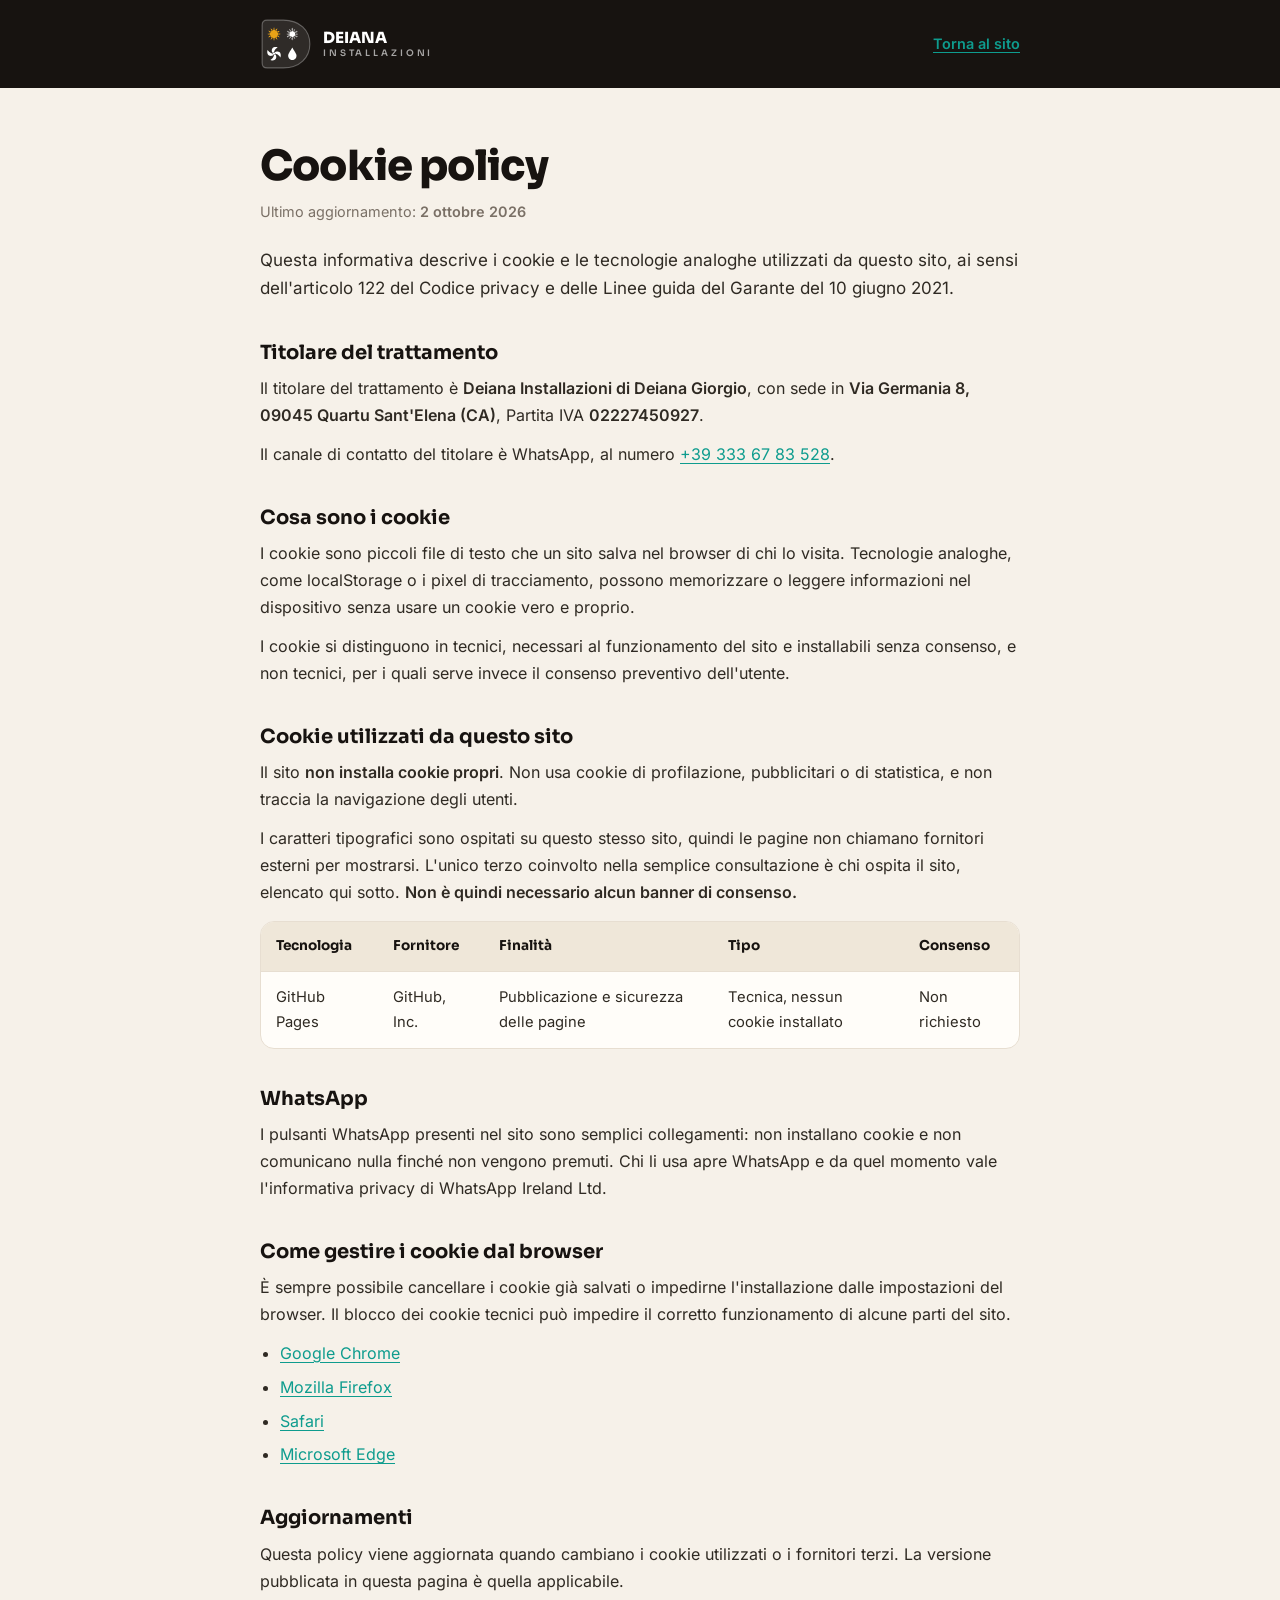
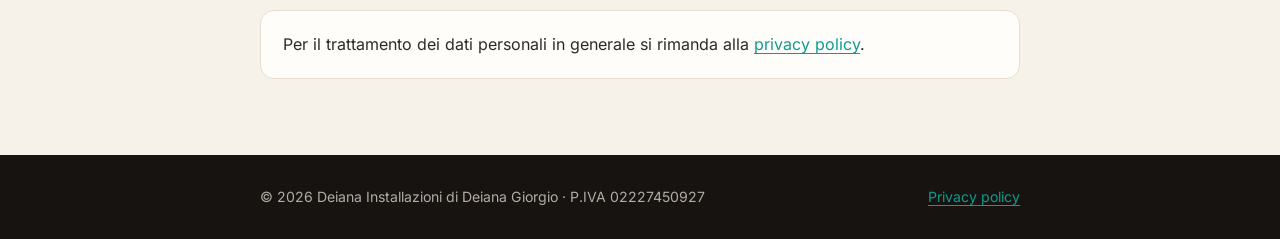
<file: cookie-policy.html>
<!doctype html>
<html lang="it">
<head>
<meta charset="utf-8" />
<meta name="viewport" content="width=device-width, initial-scale=1" />
<meta name="robots" content="index, follow" />
<title>Cookie policy · Deiana Installazioni</title>
<meta name="description" content="Informazioni sui cookie e sulle tecnologie analoghe utilizzate dal sito di Deiana Installazioni." />
<link rel="stylesheet" href="assets/fonts.css">
<link rel="icon" href="assets/favicon.ico" sizes="any" />
<link rel="icon" type="image/svg+xml" href="assets/favicon.svg" />
<link rel="apple-touch-icon" href="assets/apple-touch-icon.png" />
<link rel="manifest" href="site.webmanifest" />
<link rel="stylesheet" href="legal.css">
</head>
<body><svg width="0" height="0" style="position:absolute" aria-hidden="true"><defs><g id="marchio"><g transform="translate(58.77 78.61) scale(0.0774)" fill="#E8A317" fill-rule="evenodd"><path d="M 911 509 C 916 511 936 513 943 514 C 1008 523 1074 521 1139 508 C 1149 520 1165 534 1176 545 C 1238 599 1312 638 1392 658 C 1410 753 1473 841 1539 908 C 1522 977 1524 1073 1539 1142 C 1474 1206 1412 1300 1387 1388 C 1299 1411 1220 1462 1154 1523 C 1150 1527 1143 1538 1138 1539 C 1063 1523 981 1520 907 1539 C 835 1462 766 1416 662 1392 C 659 1377 650 1354 644 1339 C 614 1262 568 1200 509 1142 C 522 1064 524 984 509 906 C 585 833 628 757 661 658 C 734 637 801 602 860 554 C 876 541 894 522 910 510 L 911 509 z"/><path d="M 1007 610 C 1236 600 1429 778 1438 1007 C 1448 1236 1269 1429 1040 1438 C 812 1447 619 1269 610 1040 C 600 812 778 619 1007 610 z"/><path d="M 1456 276 C 1456 280 1450 302 1449 307 L 1433 376 L 1391 547 C 1386 569 1381 593 1375 615 C 1334 603 1289 579 1254 556 C 1233 542 1214 529 1196 512 C 1236 471 1290 425 1332 386 C 1359 362 1386 337 1414 313 C 1427 301 1442 287 1456 276 z"/><path d="M 675 1434 C 748 1458 800 1486 856 1540 C 839 1556 812 1577 794 1593 C 760 1623 726 1653 692 1683 C 662 1710 625 1744 594 1770 L 675 1434 z"/><path d="M 1765 595 L 1767 595 L 1767 596 C 1764 602 1748 620 1742 626 C 1724 647 1705 668 1686 689 L 1594 792 C 1576 812 1558 834 1539 853 C 1523 836 1508 817 1495 797 C 1474 765 1444 711 1434 674 C 1448 669 1467 665 1482 662 C 1506 656 1529 650 1553 645 C 1624 628 1694 611 1765 595 z"/><path d="M 596 279 C 606 284 651 327 663 338 L 854 511 C 832 528 818 540 795 555 C 759 580 714 603 673 615 C 668 597 664 575 660 556 L 635 447 C 622 391 608 334 596 279 z"/><path d="M 1538 1198 C 1541 1200 1554 1214 1557 1217 C 1572 1233 1587 1250 1602 1266 C 1659 1329 1718 1392 1774 1455 C 1746 1449 1718 1442 1690 1436 L 1432 1373 C 1454 1314 1496 1245 1538 1198 z"/><path d="M 1369 1433 L 1370 1434 C 1374 1440 1450 1742 1456 1770 C 1425 1744 1394 1716 1364 1689 C 1344 1670 1321 1651 1301 1633 L 1195 1538 C 1249 1490 1302 1460 1369 1433 z"/><path d="M 509 1198 C 509 1198 509 1198 510 1198 C 549 1236 602 1326 614 1374 C 531 1392 449 1414 366 1433 C 337 1440 307 1448 278 1454 C 339 1384 403 1315 465 1246 C 479 1230 494 1213 509 1198 z"/><path d="M 280 595 C 302 599 325 606 346 611 L 459 638 C 509 650 567 661 616 675 C 602 713 577 758 556 792 C 541 814 525 834 508 853 C 447 781 382 712 320 641 C 307 626 292 611 280 595 z"/><path d="M 471 926 C 478 927 483 1016 483 1027 C 483 1058 479 1089 474 1120 L 242 1049 C 214 1040 186 1032 158 1024 C 171 1019 190 1014 203 1010 C 228 1002 254 995 279 987 C 322 973 366 959 409 946 C 429 940 451 932 471 926 z"/><path d="M 1576 926 C 1612 939 1657 952 1694 963 C 1759 984 1824 1004 1889 1023 C 1863 1032 1834 1041 1807 1049 C 1730 1072 1652 1096 1574 1119 C 1562 1054 1561 990 1576 926 z"/><path d="M 1023 160 C 1028 164 1111 447 1119 474 C 1089 480 1056 482 1026 483 C 993 483 960 480 928 473 C 946 418 963 358 980 302 L 1023 160 z"/><path d="M 1001 1564 C 1033 1561 1086 1568 1117 1574 L 1029 1874 L 1024 1891 C 1018 1873 1012 1851 1007 1833 L 981 1747 C 964 1691 944 1630 928 1573 C 953 1570 976 1566 1001 1564 z"/></g><g transform="translate(253.39 93.86) scale(0.0628)" fill="#FFFFFF" fill-rule="evenodd"><path d="M 1017 51 C 1018 51 1020 51 1022 51 C 1048 50 1045 73 1046 92 C 1046 99 1046 106 1046 113 C 1046 141 1046 170 1045 198 L 1097 158 C 1107 149 1117 141 1129 134 C 1148 121 1169 146 1155 162 C 1148 171 1132 181 1122 189 C 1097 208 1071 228 1046 248 C 1047 269 1046 291 1046 312 C 1074 289 1104 266 1133 245 C 1151 231 1174 257 1157 274 C 1145 285 1132 295 1120 305 C 1095 325 1071 344 1046 364 L 1046 425 C 1066 409 1085 394 1104 378 C 1114 371 1134 352 1147 352 C 1162 353 1169 374 1158 386 C 1146 398 1133 407 1120 418 C 1096 438 1072 457 1047 476 C 1046 496 1046 537 1047 556 C 1061 566 1090 582 1106 591 C 1141 610 1176 629 1210 648 C 1224 624 1238 600 1252 576 L 1234 486 C 1231 471 1228 456 1225 440 C 1222 417 1255 410 1263 432 C 1267 444 1269 457 1272 470 L 1283 525 C 1303 488 1326 451 1346 414 C 1339 408 1307 390 1306 382 C 1304 347 1350 384 1362 390 C 1371 377 1379 362 1389 347 C 1379 326 1376 306 1393 287 C 1403 277 1416 271 1430 271 C 1475 271 1497 323 1466 356 C 1454 369 1436 370 1420 370 C 1415 381 1403 400 1396 411 C 1409 420 1434 432 1440 445 C 1444 454 1430 464 1423 460 C 1409 453 1396 444 1382 436 C 1363 468 1339 508 1322 542 C 1340 537 1361 533 1379 529 C 1396 528 1428 510 1437 533 C 1447 562 1407 564 1388 568 C 1370 572 1352 576 1333 580 C 1323 582 1308 585 1299 588 L 1297 589 C 1282 616 1266 644 1251 672 C 1293 693 1334 717 1377 737 C 1397 747 1417 758 1438 766 C 1449 762 1461 754 1472 748 C 1473 744 1474 739 1475 735 C 1481 708 1488 681 1494 654 C 1498 639 1501 624 1506 609 C 1510 598 1527 596 1535 603 C 1539 607 1542 612 1542 618 C 1541 631 1537 644 1534 657 L 1518 725 L 1576 694 C 1582 665 1589 636 1596 606 C 1599 590 1602 572 1608 557 C 1614 537 1647 544 1643 566 C 1641 578 1639 589 1636 601 L 1622 666 C 1632 661 1670 640 1678 633 C 1690 593 1694 547 1707 506 C 1712 488 1746 492 1743 513 C 1741 526 1739 537 1736 549 C 1731 570 1726 591 1721 611 C 1748 596 1776 581 1803 565 C 1813 560 1836 547 1845 544 L 1846 544 C 1866 548 1875 566 1857 579 C 1845 588 1828 596 1814 604 L 1742 645 C 1771 658 1805 667 1835 683 C 1851 692 1854 701 1844 718 C 1839 721 1833 724 1826 721 C 1810 715 1795 707 1779 701 C 1765 695 1751 690 1737 684 C 1724 680 1710 675 1698 669 C 1679 680 1660 692 1640 702 C 1657 710 1674 714 1692 721 C 1705 726 1750 737 1755 750 C 1760 762 1750 773 1737 777 C 1723 774 1704 766 1690 761 C 1659 750 1628 739 1597 728 C 1577 739 1557 752 1536 762 C 1553 768 1571 774 1588 780 C 1603 785 1621 791 1635 798 C 1654 808 1644 826 1627 833 C 1595 824 1563 810 1531 800 C 1520 796 1509 793 1498 789 C 1482 797 1466 802 1465 823 C 1464 842 1465 862 1465 881 L 1465 1001 L 1560 1001 C 1574 984 1594 966 1610 950 C 1626 934 1642 918 1658 903 C 1664 897 1676 897 1682 903 C 1701 921 1676 938 1665 950 C 1648 968 1629 984 1613 1002 C 1647 999 1700 1001 1735 1001 C 1735 990 1732 956 1742 948 C 1750 942 1759 948 1765 955 C 1766 970 1765 986 1765 1001 L 1793 1001 C 1804 984 1812 976 1833 974 C 1887 968 1910 1041 1863 1068 C 1838 1082 1806 1072 1793 1047 L 1766 1046 C 1766 1055 1769 1093 1762 1097 C 1728 1119 1735 1064 1735 1047 C 1695 1047 1654 1047 1614 1046 C 1636 1070 1665 1091 1685 1118 C 1688 1121 1689 1124 1689 1128 C 1689 1134 1686 1139 1682 1142 C 1678 1146 1673 1147 1667 1147 C 1659 1146 1651 1137 1645 1131 C 1617 1102 1586 1076 1559 1046 C 1528 1047 1496 1047 1465 1047 L 1465 1157 C 1465 1179 1463 1212 1467 1233 C 1469 1244 1492 1254 1502 1259 C 1542 1247 1581 1227 1621 1217 C 1642 1214 1653 1244 1631 1252 C 1601 1264 1570 1276 1540 1285 C 1560 1296 1580 1307 1599 1318 C 1604 1317 1609 1315 1614 1313 C 1654 1299 1694 1282 1734 1269 C 1743 1272 1749 1275 1753 1284 C 1760 1300 1740 1307 1728 1311 C 1700 1322 1670 1332 1642 1344 C 1658 1353 1682 1368 1698 1378 C 1707 1374 1716 1370 1725 1367 C 1759 1354 1794 1339 1828 1328 C 1842 1324 1860 1353 1836 1364 C 1817 1373 1797 1380 1777 1387 C 1764 1391 1752 1398 1739 1401 C 1766 1417 1794 1430 1821 1446 C 1836 1454 1876 1469 1866 1491 C 1863 1496 1859 1499 1854 1501 C 1848 1503 1843 1501 1838 1499 C 1824 1491 1809 1483 1795 1475 C 1772 1462 1748 1450 1725 1438 C 1728 1454 1747 1538 1744 1547 C 1742 1554 1736 1558 1730 1562 C 1721 1561 1712 1561 1709 1551 C 1705 1542 1704 1532 1702 1522 C 1698 1503 1694 1483 1690 1463 C 1688 1450 1684 1422 1680 1411 C 1660 1402 1640 1390 1621 1378 C 1623 1386 1625 1400 1627 1408 C 1632 1432 1637 1456 1641 1481 C 1638 1489 1634 1494 1625 1497 C 1603 1504 1601 1478 1598 1464 C 1591 1428 1585 1391 1575 1356 C 1557 1345 1536 1334 1518 1323 C 1524 1344 1528 1367 1533 1389 C 1535 1400 1545 1433 1542 1442 C 1540 1447 1535 1451 1530 1453 C 1525 1455 1520 1454 1516 1452 C 1503 1445 1500 1417 1497 1404 L 1483 1340 C 1480 1329 1478 1314 1474 1304 L 1474 1302 C 1457 1294 1445 1279 1426 1287 C 1408 1296 1390 1306 1372 1316 C 1334 1338 1291 1356 1253 1380 C 1266 1405 1280 1429 1295 1453 C 1332 1460 1371 1475 1408 1483 C 1415 1484 1427 1487 1432 1493 C 1435 1498 1437 1503 1436 1509 C 1435 1514 1432 1519 1428 1522 C 1426 1524 1420 1526 1417 1526 C 1385 1522 1353 1506 1321 1502 C 1341 1538 1362 1576 1383 1612 C 1396 1605 1411 1594 1425 1590 C 1433 1586 1444 1597 1441 1605 C 1436 1618 1408 1631 1396 1638 C 1406 1653 1412 1664 1420 1680 C 1432 1677 1441 1678 1453 1683 C 1466 1689 1475 1700 1479 1714 C 1483 1727 1482 1741 1475 1753 C 1469 1765 1459 1773 1446 1777 C 1405 1789 1364 1747 1387 1705 C 1380 1691 1369 1671 1361 1658 C 1350 1663 1321 1684 1314 1682 C 1275 1666 1342 1636 1346 1634 C 1331 1601 1302 1556 1283 1522 C 1279 1551 1272 1583 1267 1612 C 1263 1632 1237 1638 1226 1614 C 1227 1603 1233 1573 1235 1560 C 1240 1530 1245 1500 1250 1469 C 1239 1448 1223 1423 1211 1401 C 1201 1405 1167 1424 1156 1431 C 1120 1451 1082 1470 1047 1491 C 1047 1513 1046 1548 1048 1569 C 1057 1579 1072 1590 1083 1598 L 1130 1637 C 1144 1648 1174 1666 1158 1687 C 1156 1691 1151 1693 1146 1694 C 1134 1695 1117 1678 1108 1670 C 1087 1654 1067 1637 1047 1620 C 1046 1641 1046 1663 1046 1684 C 1078 1706 1109 1737 1141 1760 C 1149 1766 1161 1775 1163 1786 C 1164 1794 1159 1801 1152 1805 C 1139 1812 1128 1802 1119 1794 C 1096 1774 1070 1756 1046 1736 C 1047 1756 1046 1779 1046 1799 C 1067 1815 1088 1833 1109 1849 C 1124 1860 1139 1872 1154 1885 C 1160 1892 1162 1903 1156 1910 C 1140 1932 1116 1906 1101 1894 L 1046 1850 L 1046 1929 C 1046 1938 1046 1948 1046 1957 C 1046 1976 1048 1991 1026 1994 C 1014 1994 1010 1990 1004 1980 C 1002 1942 1004 1888 1004 1848 C 997 1853 985 1863 978 1869 C 966 1878 954 1888 943 1897 C 934 1904 920 1918 909 1918 C 892 1917 885 1896 897 1885 C 907 1874 920 1865 931 1855 C 955 1836 979 1817 1004 1798 C 1004 1778 1004 1753 1003 1734 C 980 1755 953 1774 928 1795 C 922 1800 914 1807 905 1808 C 891 1809 880 1786 890 1776 C 924 1743 966 1714 1003 1683 C 1003 1661 1003 1640 1003 1619 C 985 1635 966 1650 947 1666 C 936 1675 925 1684 913 1693 C 893 1706 872 1679 885 1664 C 895 1653 911 1643 923 1633 C 949 1611 978 1591 1003 1568 L 1003 1492 C 981 1479 959 1468 937 1456 C 904 1436 869 1419 835 1400 C 823 1424 808 1449 794 1473 C 800 1499 806 1525 812 1552 C 814 1563 824 1600 825 1610 C 825 1614 824 1618 822 1621 C 814 1634 790 1633 786 1616 C 782 1603 780 1589 777 1575 C 773 1558 767 1541 764 1524 C 742 1558 724 1596 701 1632 C 712 1639 744 1656 744 1666 C 745 1706 694 1662 686 1657 C 680 1669 670 1686 663 1697 L 664 1699 C 695 1757 624 1805 581 1765 C 571 1756 565 1743 565 1729 C 565 1716 572 1698 581 1689 C 596 1676 610 1674 629 1675 C 634 1660 641 1650 649 1637 C 641 1631 609 1614 609 1606 C 606 1567 649 1601 664 1610 C 684 1578 706 1537 725 1504 C 697 1512 664 1520 635 1527 C 625 1529 618 1522 614 1512 C 611 1502 617 1494 627 1489 C 642 1484 658 1481 674 1477 C 700 1470 726 1463 752 1456 C 764 1434 785 1400 794 1379 C 738 1345 667 1314 610 1280 C 598 1287 586 1293 574 1300 C 562 1343 555 1390 544 1434 C 540 1452 514 1456 504 1431 C 506 1425 507 1419 508 1412 C 516 1383 521 1353 528 1324 C 509 1334 493 1346 471 1356 C 468 1366 465 1384 463 1395 L 450 1461 C 448 1471 446 1482 443 1491 C 438 1505 417 1508 409 1495 C 402 1484 408 1467 410 1455 C 415 1431 420 1406 426 1382 C 413 1391 381 1408 367 1415 C 364 1424 362 1439 360 1448 L 349 1508 C 347 1520 346 1532 342 1544 C 338 1559 315 1560 307 1548 C 302 1541 305 1532 306 1524 C 311 1496 316 1468 322 1439 C 314 1443 298 1453 289 1458 C 272 1467 255 1477 237 1486 C 222 1494 196 1513 185 1490 C 176 1472 197 1462 209 1456 C 242 1439 274 1420 307 1402 C 275 1391 242 1377 211 1364 C 204 1361 198 1349 201 1342 C 212 1317 237 1334 254 1340 C 286 1352 318 1366 350 1377 L 406 1346 C 386 1337 304 1310 296 1296 C 294 1292 292 1288 294 1283 C 295 1278 300 1274 304 1272 C 308 1270 313 1269 317 1270 C 327 1271 356 1284 366 1288 C 394 1299 420 1310 448 1320 C 467 1311 487 1298 506 1288 C 482 1278 456 1268 431 1258 C 422 1255 414 1252 406 1247 C 406 1246 405 1246 405 1245 C 399 1234 402 1222 413 1217 C 423 1213 435 1218 444 1222 C 478 1236 513 1246 545 1260 L 583 1240 C 584 1176 583 1109 583 1046 C 559 1046 534 1046 509 1046 C 502 1046 495 1046 488 1046 L 483 1051 C 460 1075 437 1098 414 1121 C 407 1128 397 1139 390 1145 C 376 1155 357 1145 358 1127 C 359 1118 366 1112 372 1106 C 393 1086 413 1065 434 1045 L 313 1046 C 312 1059 320 1102 298 1101 C 276 1099 285 1066 284 1048 L 283 1046 C 274 1046 264 1046 255 1046 C 250 1054 245 1061 237 1066 C 198 1092 149 1056 160 1012 C 163 999 172 988 183 982 C 209 966 239 975 254 1002 L 284 1002 C 284 993 281 955 288 951 C 320 930 312 986 312 1002 C 353 1001 393 1001 434 1002 C 421 984 360 936 358 920 C 358 916 359 911 362 907 C 366 903 372 900 378 899 C 381 899 385 900 388 902 C 400 910 410 923 420 932 C 443 956 466 980 490 1001 C 518 1000 555 1001 583 1001 C 583 938 585 871 583 808 C 572 802 561 795 549 789 C 511 804 467 820 427 831 C 408 836 394 807 414 796 C 424 791 435 788 446 784 C 466 777 486 770 506 764 C 487 752 466 742 446 730 C 424 739 402 746 378 754 C 362 760 326 777 309 777 C 300 776 291 761 296 750 C 303 737 322 734 335 729 C 357 720 380 713 402 704 C 388 696 358 681 346 672 L 273 701 C 258 706 243 713 228 718 C 214 722 198 708 204 694 C 210 680 229 676 242 670 C 262 662 284 655 304 647 C 296 642 283 634 275 630 L 219 597 C 209 591 200 586 190 579 C 172 566 188 538 207 544 C 217 548 234 559 244 565 L 326 612 C 317 580 310 545 302 513 C 301 511 302 507 303 505 C 305 500 308 496 313 494 C 318 492 326 493 331 495 C 342 500 344 524 347 535 L 361 590 C 364 603 368 622 372 634 L 373 636 C 388 647 409 657 425 668 C 421 651 416 630 412 612 C 408 595 390 556 414 548 C 422 544 436 548 439 557 C 450 601 462 647 472 692 C 483 700 520 722 532 728 C 524 704 518 680 512 656 C 510 647 504 625 503 617 C 503 614 504 612 505 609 C 511 595 534 592 540 608 C 556 653 562 703 577 747 L 578 749 C 588 756 602 764 612 770 C 633 757 654 747 675 735 C 715 713 757 693 796 669 C 784 643 766 619 754 594 C 725 586 694 579 665 570 C 650 566 635 563 621 556 C 613 552 611 540 614 533 C 616 528 619 524 624 522 C 635 517 662 528 674 531 C 692 536 710 540 727 546 C 709 512 684 473 664 438 C 654 446 619 472 608 459 C 592 439 636 419 648 412 C 641 398 631 384 624 370 C 599 373 576 362 567 337 C 562 323 563 308 570 295 C 576 282 587 273 600 269 C 614 265 628 266 640 273 C 669 288 676 319 661 347 C 670 362 678 374 686 390 C 698 383 720 369 732 365 C 777 378 716 408 702 416 L 763 522 C 765 506 781 435 787 423 L 788 422 C 803 412 821 418 819 438 C 817 459 812 480 808 502 L 794 576 C 809 598 823 624 836 647 C 867 634 909 607 940 591 C 951 585 996 560 1003 554 C 1003 528 1003 502 1002 477 C 996 470 985 462 978 456 L 927 416 C 916 408 905 399 896 390 C 888 382 889 377 889 368 C 890 365 892 363 893 361 C 908 342 935 370 948 381 C 966 396 985 410 1003 424 L 1003 362 C 968 333 927 307 894 275 C 879 261 897 234 914 244 C 923 249 936 259 944 266 C 964 281 984 296 1003 312 L 1003 250 C 980 229 952 210 928 190 C 917 182 907 175 897 166 C 879 148 900 122 920 135 C 930 141 938 148 947 155 C 966 169 985 184 1003 199 L 1003 116 C 1003 100 1003 80 1005 64 C 1006 58 1012 54 1017 51 z"/></g><g transform="translate(59.77 273.23) scale(0.0764)" fill="#FFFFFF" fill-rule="evenodd"><path d="M 1446 726 C 1448 725 1450 725 1453 725 C 1571 724 1671 768 1755 850 C 1784 878 1809 910 1828 946 C 1834 957 1839 968 1844 980 C 1906 1129 1915 1303 1867 1457 C 1864 1466 1858 1483 1853 1489 C 1849 1493 1844 1494 1838 1494 C 1833 1494 1828 1490 1825 1486 C 1814 1470 1805 1452 1794 1435 C 1772 1400 1747 1366 1719 1334 C 1693 1304 1664 1272 1634 1246 C 1518 1144 1354 1049 1199 1029 C 1199 970 1170 913 1121 880 C 1116 876 1110 873 1104 869 C 1117 857 1127 847 1141 836 C 1208 780 1296 746 1381 731 C 1401 727 1426 726 1446 726 z"/><path d="M 1178 1108 C 1192 1119 1214 1145 1224 1160 C 1299 1263 1334 1400 1315 1526 C 1298 1640 1241 1736 1148 1805 C 1027 1894 850 1916 704 1893 C 680 1889 572 1865 556 1848 C 553 1844 552 1839 552 1834 C 552 1829 555 1826 559 1823 C 575 1811 596 1802 613 1791 C 653 1766 693 1739 728 1708 C 863 1593 1011 1380 1025 1199 C 1092 1198 1144 1164 1178 1108 z"/><path d="M 202 556 C 211 556 219 557 224 566 C 240 595 255 625 275 652 C 400 828 630 996 847 1014 C 847 1030 849 1046 852 1062 C 865 1114 895 1151 941 1178 C 904 1218 877 1238 829 1264 C 717 1323 585 1339 463 1302 C 358 1269 269 1196 217 1098 C 137 945 134 745 185 583 C 188 571 191 562 202 556 z"/><path d="M 1212 147 C 1224 147 1235 147 1246 147 C 1317 149 1388 162 1454 186 C 1467 191 1495 198 1494 216 C 1493 220 1489 226 1485 228 C 1469 238 1451 246 1435 257 C 1402 278 1369 301 1338 325 C 1189 442 1046 658 1024 849 C 995 849 972 855 947 868 C 910 888 897 901 872 935 C 867 929 858 922 853 916 C 843 907 834 897 826 886 C 766 810 734 703 728 607 C 722 489 769 379 846 292 C 938 189 1078 154 1212 147 z"/><path d="M 1009 882 C 1088 874 1158 932 1166 1010 C 1174 1089 1116 1159 1038 1167 C 959 1175 889 1117 881 1038 C 873 960 931 890 1009 882 z"/></g><g transform="translate(247.73 281.38) scale(0.0689)" fill="#FFFFFF" fill-rule="evenodd"><path d="M 1021 125 C 1024 127 1059 196 1065 206 C 1088 248 1113 290 1138 331 C 1192 418 1247 504 1302 589 C 1414 763 1534 950 1592 1149 C 1606 1196 1619 1258 1619 1308 C 1619 1467 1561 1629 1449 1743 C 1338 1857 1186 1922 1027 1923 C 922 1924 828 1900 736 1850 C 594 1773 501 1646 455 1493 C 424 1392 420 1285 443 1182 C 471 1055 545 914 611 801 C 658 720 707 641 759 563 C 800 500 840 437 880 374 C 884 367 888 360 892 354 C 929 292 966 230 1000 166 C 1007 152 1013 138 1021 125 z"/><path d="M 1299 1744 L 1299 1744 C 1298 1747 1290 1753 1287 1755 L 1286 1754 C 1287 1750 1295 1746 1299 1744 z"/></g></g></defs></svg>

<div class="top"><div class="wrap topin">
  <a class="brand" href="index.html">
    <svg class="logo" viewBox="0 0 512 512" fill="none"><path d="M 70 21 L 230 21 C 390 21 491 120 491 256 C 491 392 390 491 230 491 L 70 491 Q 21 491 21 442 L 21 70 Q 21 21 70 21 Z" fill="rgba(255,255,255,.1)" stroke="rgba(255,255,255,.3)" stroke-width="10.7"/><use href="#marchio"/></svg>
    <div class="bt">DEIANA<br><small>INSTALLAZIONI</small></div>
  </a>
  <a class="back" href="index.html">Torna al sito</a>
</div></div>

<main><div class="wrap">

  <h1>Cookie policy</h1>
  <p class="upd">Ultimo aggiornamento: <strong>2 ottobre 2026</strong></p>

  <p class="intro">Questa informativa descrive i cookie e le tecnologie analoghe utilizzati da questo sito, ai sensi dell'articolo 122 del Codice privacy e delle Linee guida del Garante del 10 giugno 2021.</p>

  <section>
    <h2>Titolare del trattamento</h2>
    <p>Il titolare del trattamento è <strong>Deiana Installazioni di Deiana Giorgio</strong>, con sede in <strong>Via Germania 8, 09045 Quartu Sant'Elena (CA)</strong>, Partita IVA <strong>02227450927</strong>.</p>
    <p>Il canale di contatto del titolare è WhatsApp, al numero <a href="https://wa.me/393336783528" target="_blank" rel="noopener">+39 333 67 83 528</a>.</p>
  </section>

  <section>
    <h2>Cosa sono i cookie</h2>
    <p>I cookie sono piccoli file di testo che un sito salva nel browser di chi lo visita. Tecnologie analoghe, come localStorage o i pixel di tracciamento, possono memorizzare o leggere informazioni nel dispositivo senza usare un cookie vero e proprio.</p>
    <p>I cookie si distinguono in tecnici, necessari al funzionamento del sito e installabili senza consenso, e non tecnici, per i quali serve invece il consenso preventivo dell'utente.</p>
  </section>

  <section>
    <h2>Cookie utilizzati da questo sito</h2>
    <p>Il sito <strong>non installa cookie propri</strong>. Non usa cookie di profilazione, pubblicitari o di statistica, e non traccia la navigazione degli utenti.</p>
    <p>I caratteri tipografici sono ospitati su questo stesso sito, quindi le pagine non chiamano fornitori esterni per mostrarsi. L'unico terzo coinvolto nella semplice consultazione è chi ospita il sito, elencato qui sotto. <strong>Non è quindi necessario alcun banner di consenso.</strong></p>
    <div class="tw"><table>
      <thead><tr><th scope="col">Tecnologia</th><th scope="col">Fornitore</th><th scope="col">Finalità</th><th scope="col">Tipo</th><th scope="col">Consenso</th></tr></thead>
      <tbody>
        <tr>
          <td>GitHub Pages</td><td>GitHub, Inc.</td>
          <td>Pubblicazione e sicurezza delle pagine</td>
          <td>Tecnica, nessun cookie installato</td>
          <td>Non richiesto</td>
        </tr>
      </tbody>
    </table></div>
  </section>

  <section>
    <h2>WhatsApp</h2>
    <p>I pulsanti WhatsApp presenti nel sito sono semplici collegamenti: non installano cookie e non comunicano nulla finché non vengono premuti. Chi li usa apre WhatsApp e da quel momento vale l'informativa privacy di WhatsApp Ireland Ltd.</p>
  </section>

  <section>
    <h2>Come gestire i cookie dal browser</h2>
    <p>È sempre possibile cancellare i cookie già salvati o impedirne l'installazione dalle impostazioni del browser. Il blocco dei cookie tecnici può impedire il corretto funzionamento di alcune parti del sito.</p>
    <ul>
      <li><a href="https://support.google.com/chrome/answer/95647" target="_blank" rel="noopener">Google Chrome</a></li>
      <li><a href="https://support.mozilla.org/it/kb/protezione-antitracciamento-avanzata-firefox-desktop" target="_blank" rel="noopener">Mozilla Firefox</a></li>
      <li><a href="https://support.apple.com/it-it/guide/safari/sfri11471/mac" target="_blank" rel="noopener">Safari</a></li>
      <li><a href="https://support.microsoft.com/it-it/microsoft-edge" target="_blank" rel="noopener">Microsoft Edge</a></li>
    </ul>
  </section>

  <section>
    <h2>Aggiornamenti</h2>
    <p>Questa policy viene aggiornata quando cambiano i cookie utilizzati o i fornitori terzi. La versione pubblicata in questa pagina è quella applicabile.</p>
  </section>

  <div class="box"><p>Per il trattamento dei dati personali in generale si rimanda alla <a href="privacy-policy.html">privacy policy</a>.</p></div>

</div></main>

<footer><div class="wrap fin">
  <span>© 2026 Deiana Installazioni di Deiana Giorgio · P.IVA 02227450927</span>
  <span><a href="privacy-policy.html">Privacy policy</a></span>
</div></footer>

</body>
</html>
</file>
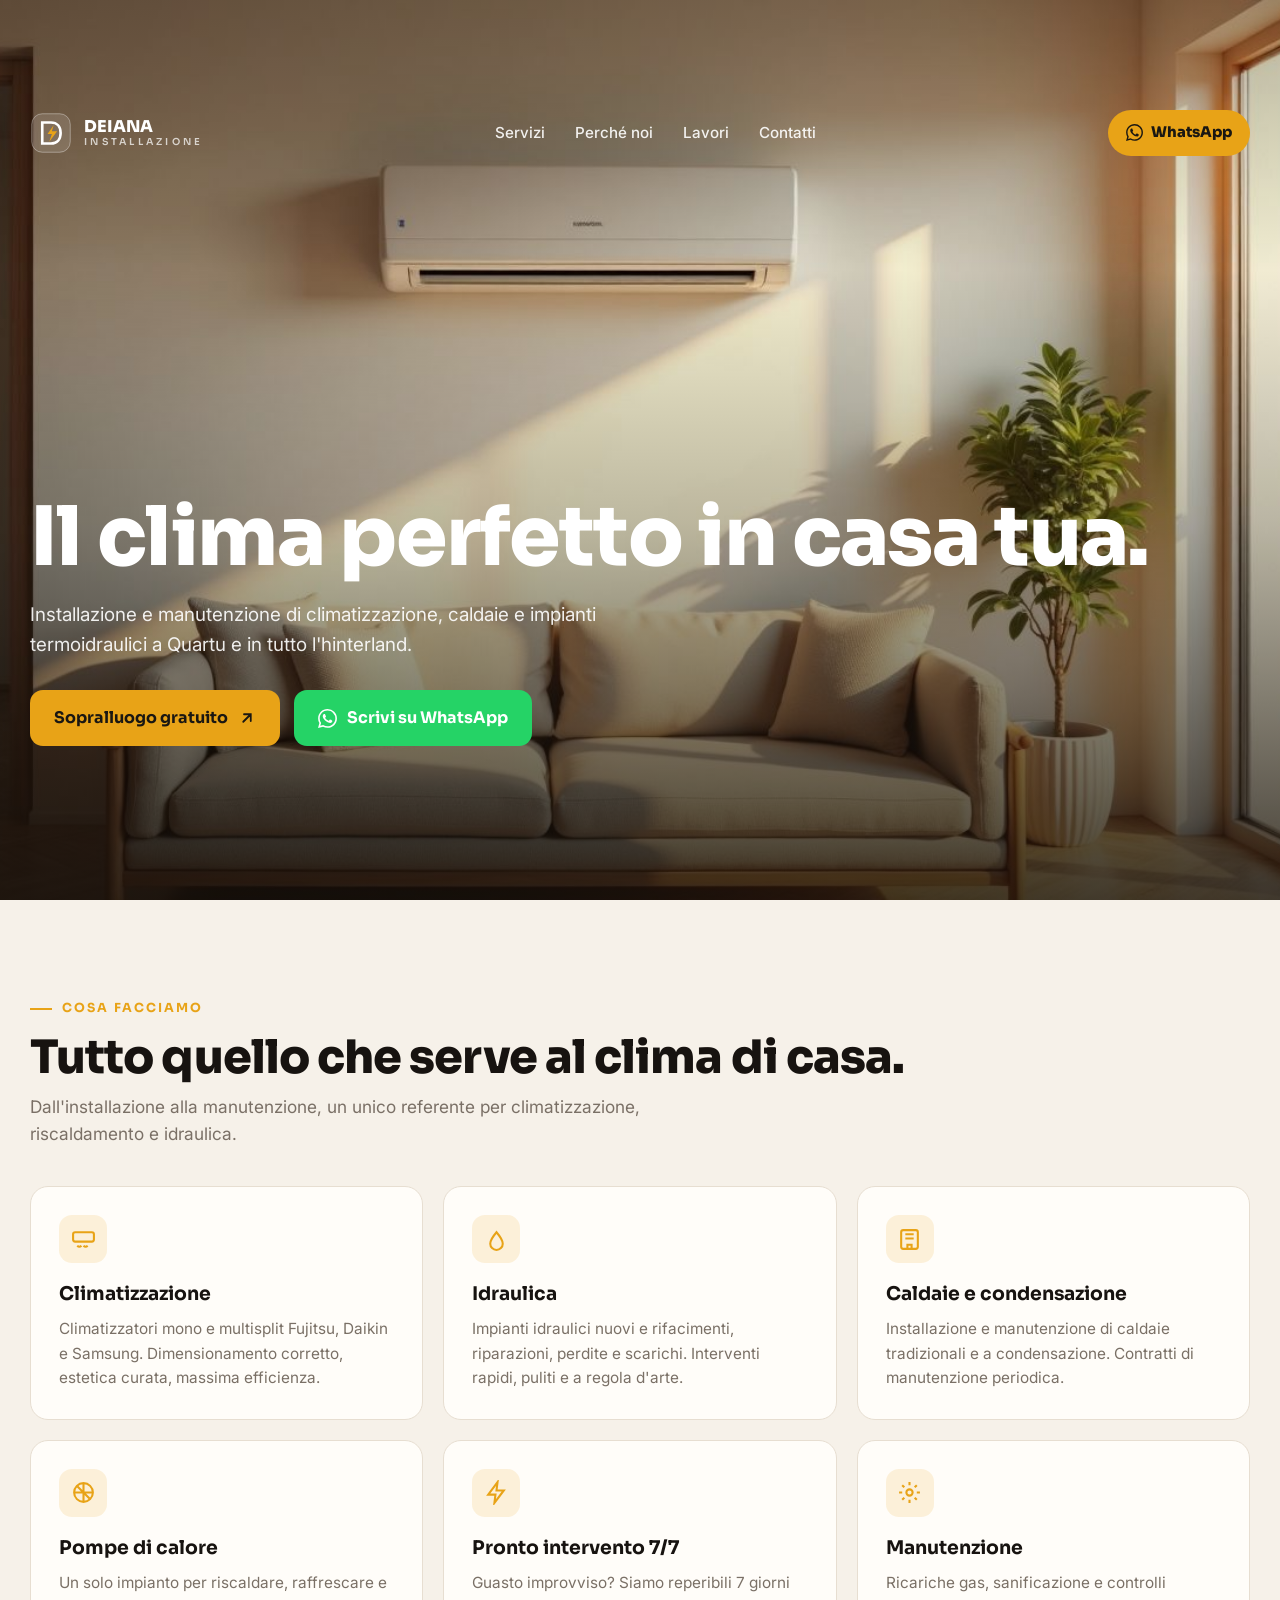
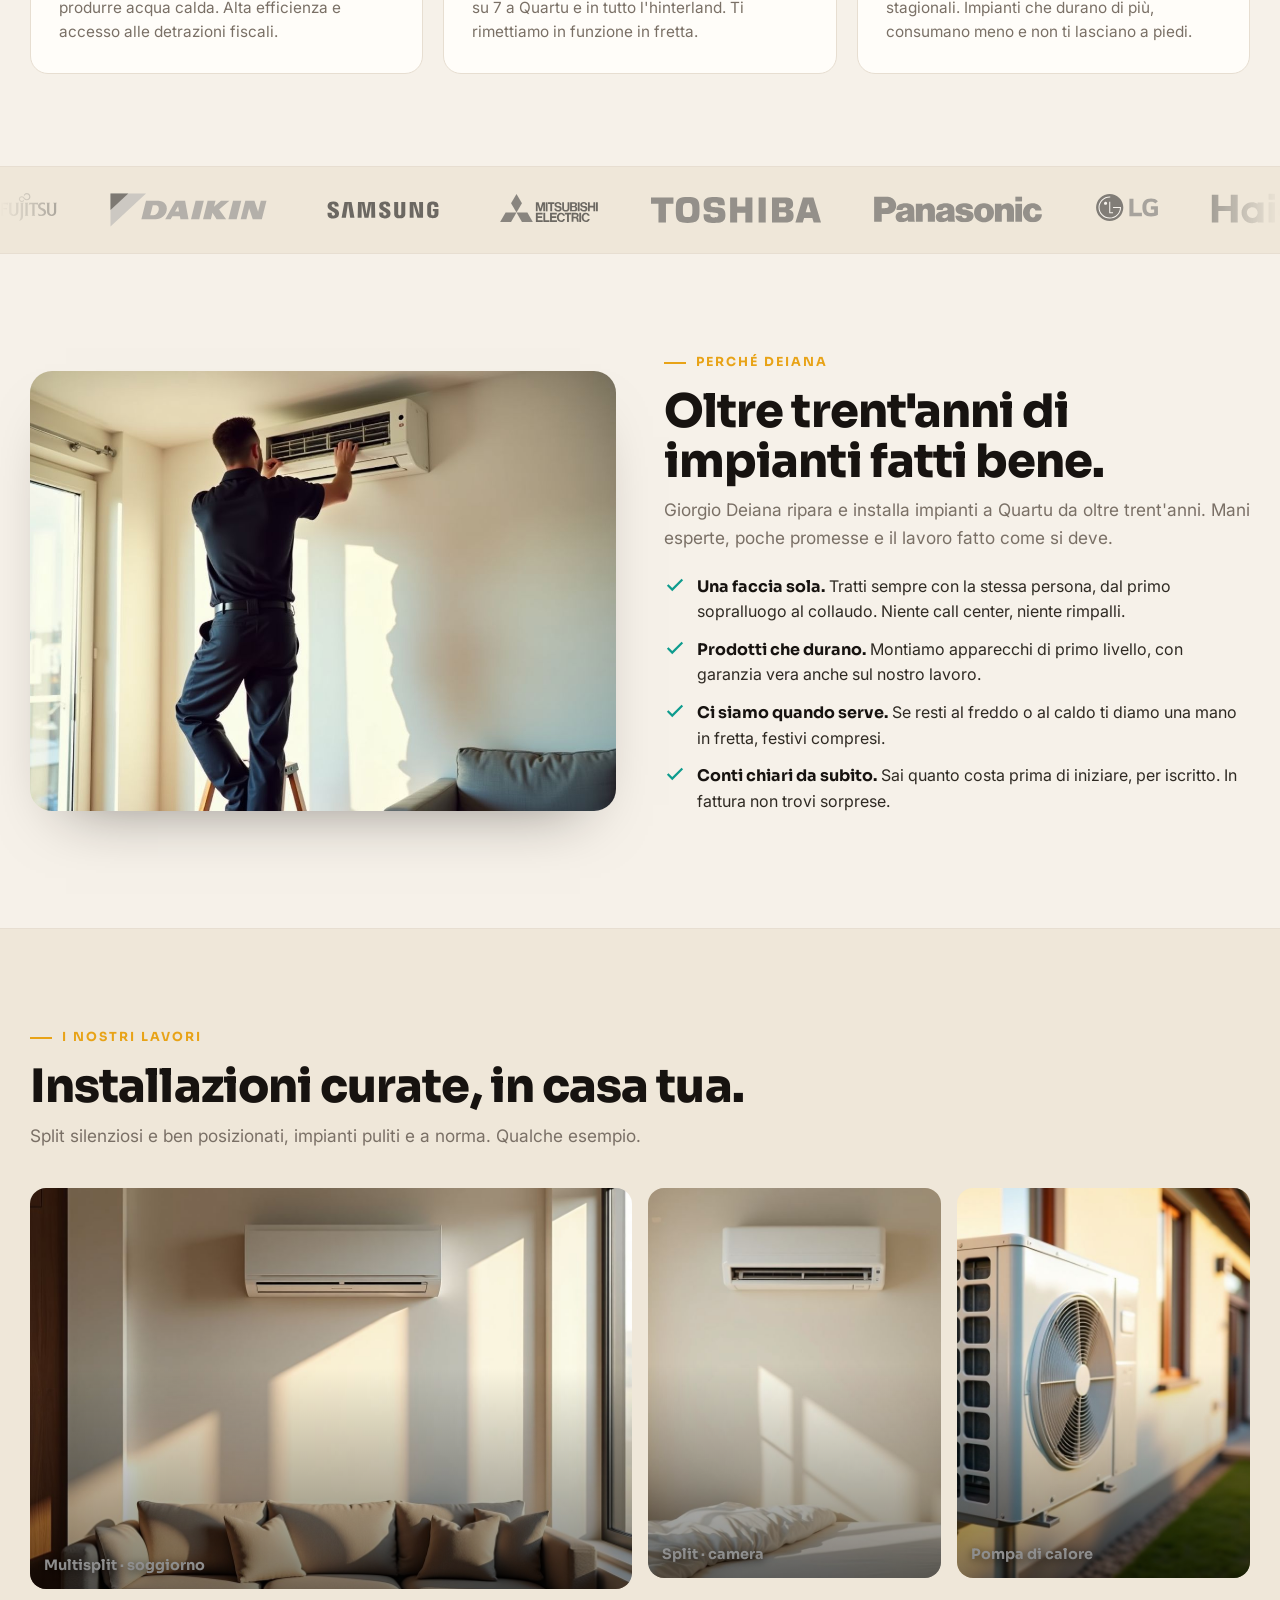
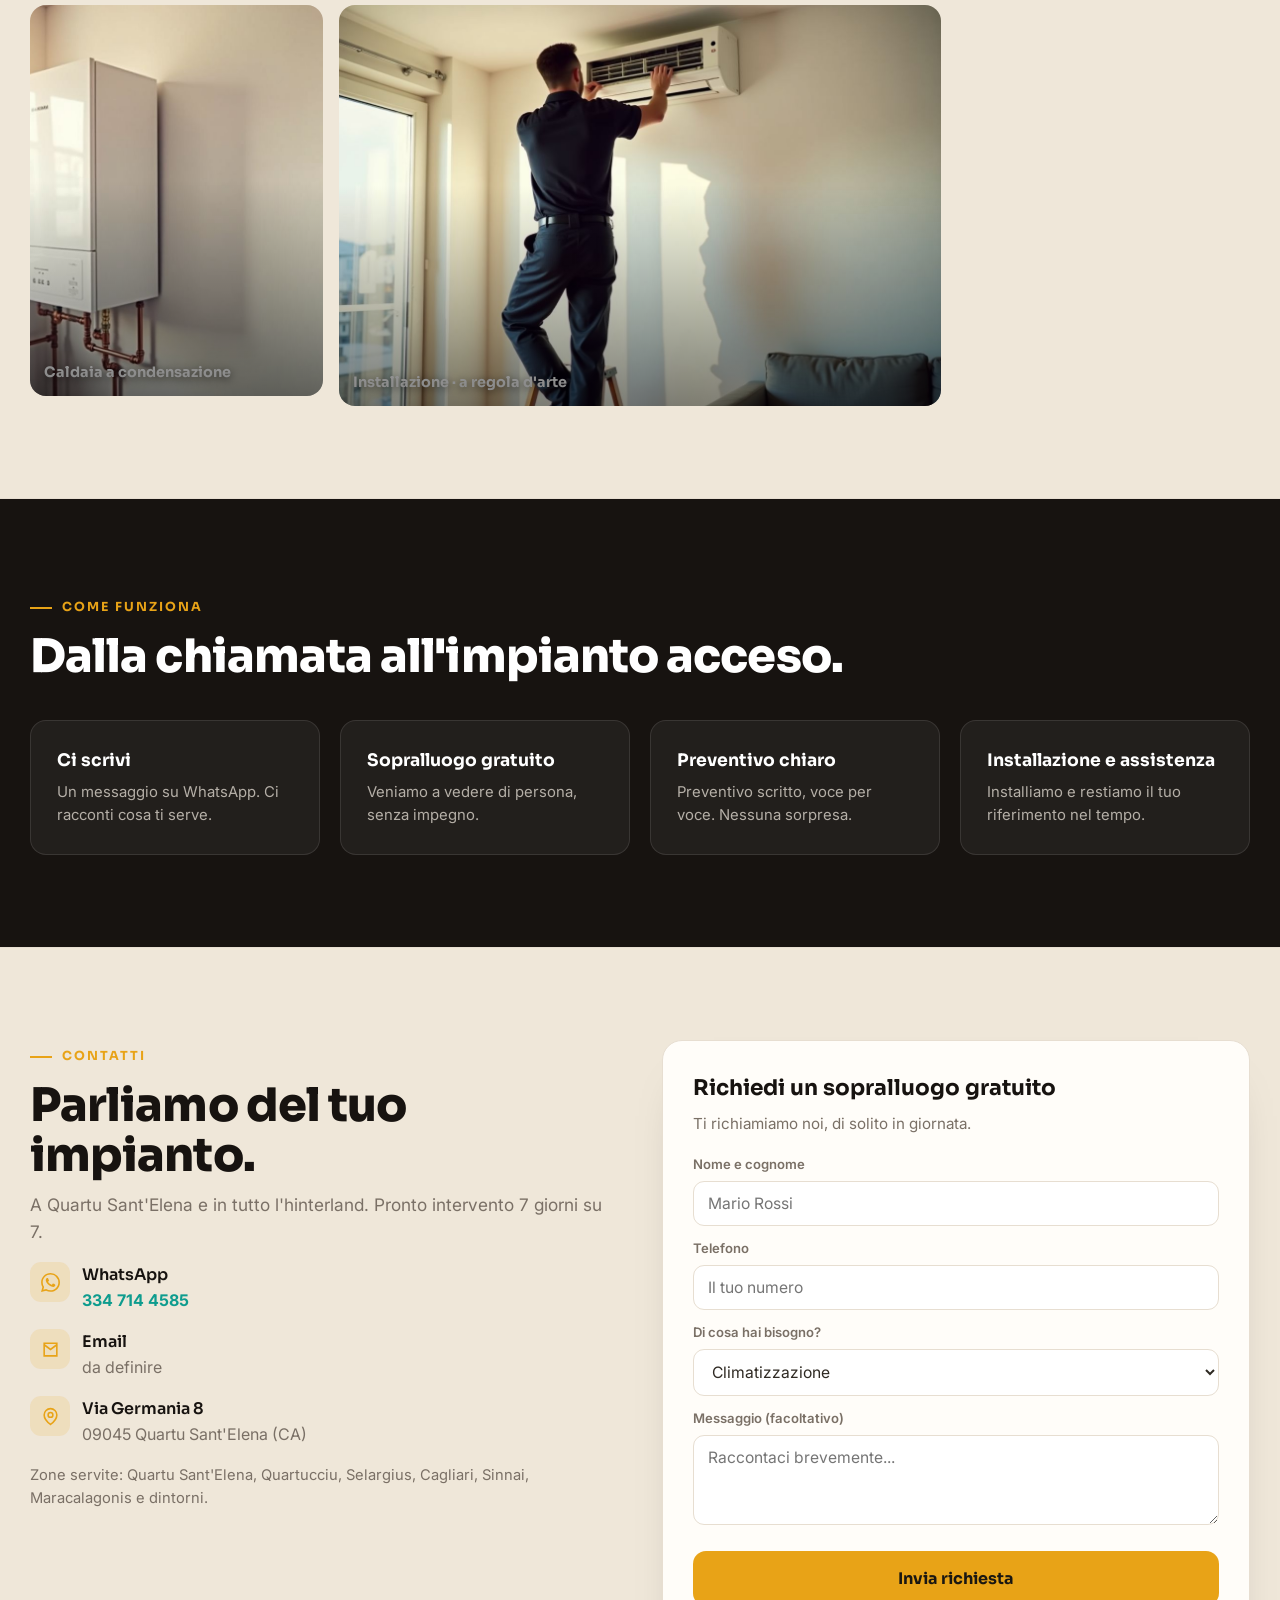
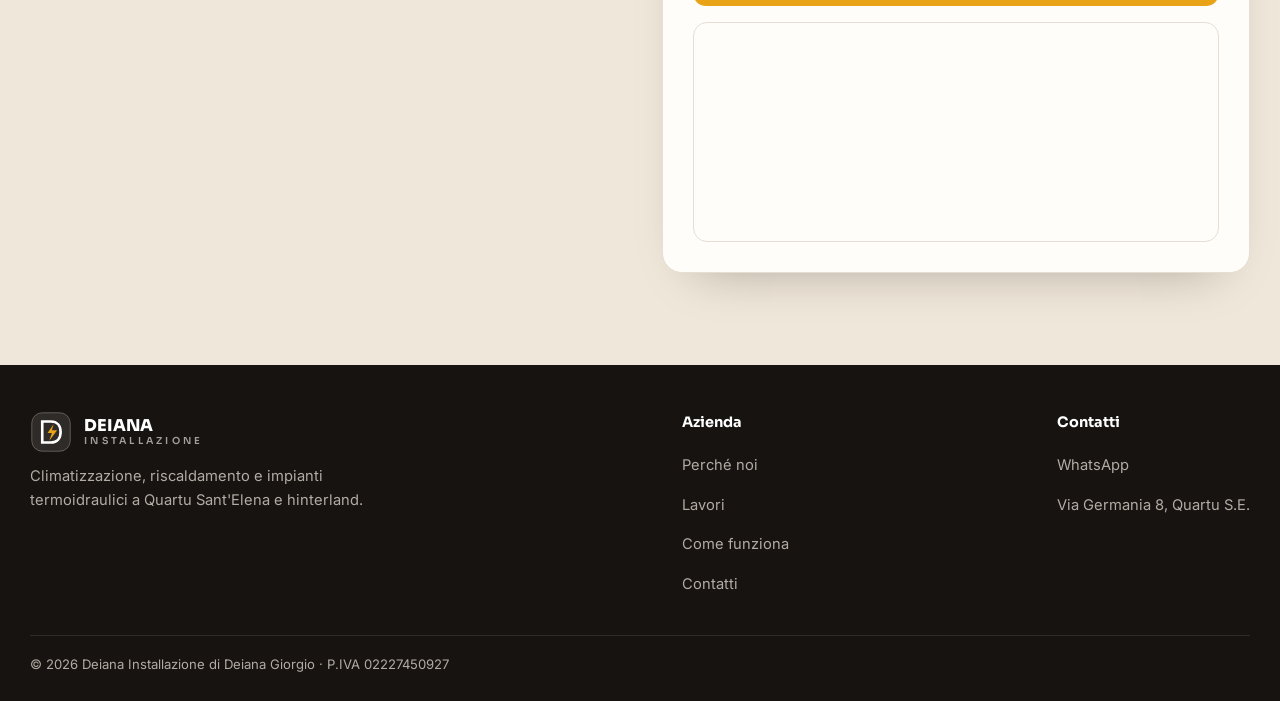
<file: index_v2.html>
<!doctype html>
<html lang="it">
<head>
<meta charset="utf-8" />
<meta name="viewport" content="width=device-width, initial-scale=1, viewport-fit=cover" />
<meta name="theme-color" content="#F6F1E9" />
<title>Deiana Installazione · Climatizzazione e termoidraulica a Quartu Sant'Elena</title>
<link rel="preconnect" href="https://fonts.googleapis.com">
<link rel="preconnect" href="https://fonts.gstatic.com" crossorigin>
<link href="https://fonts.googleapis.com/css2?family=Sora:wght@600;700;800&family=Inter:wght@400;500;600&display=swap" rel="stylesheet">
<style>
  :root{
    --ink:#171310; --text:#2f2a23; --muted:#7a7066; --line:#e7ded1;
    --accent:#E8A317; --accent2:#0E9C8E; --cream:#F6F1E9; --card:#fffdf9;
    --font-d:"Sora",system-ui,Segoe UI,sans-serif; --font-b:"Inter",system-ui,Segoe UI,sans-serif;
    --content:min(100% - 44px, 1220px);
  }
  *{box-sizing:border-box;margin:0;padding:0}
  body{font-family:var(--font-b);color:var(--text);background:var(--cream);line-height:1.6}
  a{color:inherit;text-decoration:none}
  .wrap{width:var(--content);margin:0 auto}
  section{padding:92px 0}
  .kicker{display:inline-flex;align-items:center;gap:10px;color:var(--accent);font-family:var(--font-d);font-weight:700;font-size:.78rem;letter-spacing:.16em;text-transform:uppercase}
  .kicker::before{content:"";width:22px;height:2px;background:var(--accent)}
  h2{font-family:var(--font-d);font-weight:800;letter-spacing:-.02em;color:var(--ink);font-size:clamp(2rem,3.6vw,3rem);margin:14px 0 10px;line-height:1.08}
  .lead{color:var(--muted);font-size:1.08rem;max-width:42rem}
  .btn{display:inline-flex;align-items:center;gap:10px;font-family:var(--font-d);font-weight:700;padding:15px 24px;border-radius:13px;font-size:1rem}
  .btn-p{background:var(--accent);color:#1a1712}
  .btn-g{border:1.5px solid var(--line);color:var(--ink);background:var(--card)}
  .btn svg{width:18px;height:18px}

  /* HERO */
  .hero{position:relative;min-height:100svh;display:flex;flex-direction:column;background:url("assets/hero.jpg") center/cover no-repeat}
  .hero::after{content:"";position:absolute;inset:0;pointer-events:none;background:linear-gradient(to top, rgba(20,15,10,.8) 0%, rgba(20,15,10,.28) 42%, rgba(20,15,10,.05) 70%, rgba(20,15,10,.3) 100%)}
  .top{position:relative;z-index:3}
  .nav{display:flex;align-items:center;justify-content:space-between;height:82px;color:#fff}
  .brand{display:flex;align-items:center;gap:12px}
  .brand .logo{width:42px;height:42px}
  .brand .bt{font-family:var(--font-d);font-weight:800;line-height:1;font-size:1.02rem}
  .brand .bt small{display:block;color:rgba(255,255,255,.72);font-weight:600;font-size:.6rem;letter-spacing:.34em;margin-top:3px}
  .menu{display:flex;gap:30px;font-weight:500;font-size:.95rem;color:rgba(255,255,255,.9)}
  @media(hover:hover){.menu a:hover{color:#fff}}
  .actions{display:flex;align-items:center;gap:14px}
  .wa{display:inline-flex;align-items:center;gap:8px;background:var(--accent);color:#1a1712;font-family:var(--font-d);font-weight:800;padding:11px 18px;border-radius:999px;font-size:.92rem}
  .wa svg{width:17px;height:17px}
  .btn-wa{background:#25D366;color:#fff}
  @media(hover:hover){.btn-wa:hover{background:#1FB955}}
  .btn-wa svg{width:19px;height:19px}
  .cic-wa{color:#25D366}
  .walink{color:var(--accent2);font-weight:700;border-bottom:1px solid transparent}
  @media(hover:hover){.walink:hover{border-bottom-color:currentColor}}
  .hbody{position:relative;z-index:3;margin-top:auto;padding-bottom:62px}
  .trust{display:inline-flex;align-items:center;gap:10px;color:#fff;font-weight:600;font-size:.85rem;background:rgba(255,255,255,.12);border:1px solid rgba(255,255,255,.22);backdrop-filter:blur(4px);padding:8px 14px;border-radius:999px;margin-bottom:22px}
  .trust .st{color:var(--accent);letter-spacing:2px}
  .hero h1{color:#fff;font-family:var(--font-d);font-weight:800;letter-spacing:-.02em;line-height:1.05;white-space:nowrap;font-size:min(6.6vw, 82px)}
  .hero .sub{color:rgba(255,255,255,.9);font-size:1.18rem;max-width:40rem;margin:20px 0 30px}
  .hero .cta{display:flex;gap:14px;flex-wrap:wrap}
  .btn-glass{background:rgba(255,255,255,.1);border:1.5px solid rgba(255,255,255,.55);color:#fff;backdrop-filter:blur(4px)}
  .mini{display:flex;gap:26px;flex-wrap:wrap;margin-top:26px;color:rgba(255,255,255,.82);font-size:.92rem;font-weight:500}
  .mini span{display:inline-flex;align-items:center;gap:8px}.mini svg{width:16px;height:16px;color:var(--accent)}

  /* SERVIZI */
  .grid3{display:grid;grid-template-columns:repeat(3,1fr);gap:20px;margin-top:38px}
  .card{background:var(--card);border:1px solid var(--line);border-radius:18px;padding:28px;transition:transform .2s,box-shadow .2s}
  @media(hover:hover){.card:hover{transform:translateY(-4px);box-shadow:0 22px 40px -28px rgba(23,19,16,.35)}}
  .card:active{transform:scale(.99)}
  .card .cic{width:48px;height:48px;border-radius:13px;display:grid;place-items:center;background:rgba(232,163,23,.14);color:var(--accent);margin-bottom:16px}
  .card .cic svg{width:25px;height:25px}
  .card h3{font-family:var(--font-d);font-weight:700;font-size:1.18rem;color:var(--ink);margin-bottom:8px}
  .card p{color:var(--muted);font-size:.96rem}

  /* MARCHI (marquee) */
  .brands{border-top:1px solid var(--line);border-bottom:1px solid var(--line);background:#efe7d9;padding:26px 0}
  .marquee{overflow:hidden;-webkit-mask-image:linear-gradient(90deg,transparent,#000 7%,#000 93%,transparent);mask-image:linear-gradient(90deg,transparent,#000 7%,#000 93%,transparent)}
  .mtrack{display:flex;gap:52px;width:max-content;animation:scroll 42s linear infinite}
  .mtrack span{display:flex;gap:52px;align-items:center}
  .mtrack img{height:calc(34px * var(--h, 1));width:auto;max-width:170px;object-fit:contain;
  filter:grayscale(1);opacity:.55;transition:filter .25s ease,opacity .25s ease}
  @media(hover:hover){.mtrack img:hover{filter:none;opacity:1}}
  @media(prefers-reduced-motion:reduce){.mtrack{animation:none;flex-wrap:wrap;justify-content:center;width:auto;gap:38px}}
  @keyframes scroll{to{transform:translateX(-50%)}}

  /* CHI SIAMO feature */
  .feat{display:grid;grid-template-columns:1fr 1fr;gap:48px;align-items:center}
  .feat .ph{border-radius:22px;overflow:hidden;aspect-ratio:4/3;box-shadow:0 30px 60px -36px rgba(23,19,16,.5)}
  .feat .ph img{width:100%;height:100%;object-fit:cover;display:block}
  .checks{display:grid;gap:12px;margin:22px 0}
  .chk{display:flex;gap:11px;align-items:flex-start;color:var(--text)}
  .chk svg{width:22px;height:22px;color:var(--accent2);flex-shrink:0}
  .chk b{font-family:var(--font-d);font-weight:700;color:var(--ink)}
  .stats{display:flex;gap:34px;margin-top:8px;flex-wrap:wrap}
  .stat b{font-family:var(--font-d);font-weight:800;font-size:2.1rem;color:var(--accent);display:block;line-height:1}
  .stat span{color:var(--muted);font-size:.88rem}

  /* LAVORI */
  .gal{display:grid;grid-template-columns:repeat(4,1fr);gap:16px;margin-top:38px}
  .gal .g{position:relative;border-radius:16px;overflow:hidden;aspect-ratio:3/4}
  .gal .g.wide{grid-column:span 2;aspect-ratio:3/2}
  .gal .g img{width:100%;height:100%;object-fit:cover;display:block;transition:transform .4s}
  @media(hover:hover){.gal .g:hover img{transform:scale(1.05)}}
  .gal .g span{position:absolute;left:14px;bottom:12px;color:#fff;font-family:var(--font-d);font-weight:700;font-size:.9rem;text-shadow:0 2px 8px rgba(0,0,0,.6)}
  .gal .g::after{content:"";position:absolute;inset:0;background:linear-gradient(to top,rgba(0,0,0,.5),transparent 55%)}

  /* COME FUNZIONA */
  .come{background:var(--ink);color:#f3ede3}
  .come h2{color:#fff}.come .kicker{color:var(--accent)}
  .come .lead{color:rgba(243,237,227,.7)}
  .steps{display:grid;grid-template-columns:repeat(4,1fr);gap:20px;margin-top:38px}
  .step{background:rgba(255,255,255,.05);border:1px solid rgba(255,255,255,.1);border-radius:16px;padding:26px}
  .step .n{font-family:var(--font-d);font-weight:800;color:#1a1712;background:var(--accent);width:36px;height:36px;border-radius:10px;display:grid;place-items:center;margin-bottom:14px}
  .step h4{font-family:var(--font-d);font-weight:700;font-size:1.08rem;color:#fff;margin-bottom:6px}
  .step p{color:rgba(243,237,227,.7);font-size:.93rem}

  /* RECENSIONI */
  .revs{display:grid;grid-template-columns:repeat(3,1fr);gap:20px;margin-top:34px}
  .rev{background:var(--card);border:1px solid var(--line);border-radius:16px;padding:26px}
  .stars{color:var(--accent);letter-spacing:3px}
  .rev p{margin:12px 0;color:var(--text)}
  .rev .who{color:var(--muted);font-size:.88rem;font-weight:600}
  .grate{display:inline-flex;align-items:center;gap:10px;color:var(--muted);font-weight:600;margin-top:16px}
  .grate b{color:var(--ink);font-family:var(--font-d)}

  /* CONTATTI */
  .contact{display:grid;grid-template-columns:1fr 1fr;gap:44px}
  .cinfo li{display:flex;gap:12px;align-items:flex-start;margin:16px 0;color:var(--muted)}
  .cinfo li b{color:var(--ink);font-family:var(--font-d);font-weight:600}
  .cinfo .cic{width:40px;height:40px;border-radius:11px;background:rgba(232,163,23,.14);color:var(--accent);display:grid;place-items:center;flex-shrink:0}
  .cinfo .cic svg{width:19px;height:19px}
  .zones{color:var(--muted);font-size:.92rem;margin-top:10px}
  .form{background:var(--card);border:1px solid var(--line);border-radius:20px;padding:30px;box-shadow:0 24px 50px -34px rgba(23,19,16,.4)}
  .form h3{font-family:var(--font-d);font-weight:700;font-size:1.35rem;color:var(--ink);margin-bottom:6px}
  .form .s{color:var(--muted);font-size:.95rem;margin-bottom:18px}
  .form label{display:block;font-size:.82rem;color:var(--muted);margin:12px 0 6px;font-weight:600}
  .form input,.form select,.form textarea{width:100%;background:#fff;border:1px solid var(--line);border-radius:11px;padding:12px 14px;color:var(--text);font-family:var(--font-b);font-size:.98rem}
  .form textarea{min-height:90px;resize:vertical}
  .form .btn-p{width:100%;justify-content:center;margin-top:18px}
  .map{margin-top:16px;border:1px solid var(--line);border-radius:14px;overflow:hidden;height:220px}
  .map iframe{width:100%;height:100%;border:0}


  /* FOOTER */
  footer{background:var(--ink);color:rgba(243,237,227,.7);padding:46px 0 26px}
  .fgrid{display:flex;justify-content:space-between;gap:30px;flex-wrap:wrap}
  .fbrand{max-width:24rem;font-size:.92rem}
  .fbrand .brand .bt{color:#fff}
  .fcol h5{font-family:var(--font-d);font-weight:700;font-size:.9rem;color:#fff;margin-bottom:12px}
  .fcol a{display:block;font-size:.92rem;padding:8px 0}
  @media(hover:hover){.fcol a:hover{color:#fff}}
  .fbot{border-top:1px solid rgba(255,255,255,.1);margin-top:30px;padding-top:18px;font-size:.82rem;display:flex;justify-content:space-between;gap:16px;flex-wrap:wrap}

  /* ---------- TABLET ---------- */
  @media(max-width:1000px){
    .grid3,.steps{grid-template-columns:repeat(2,1fr)}
    .gal{grid-template-columns:repeat(2,1fr)} .gal .g.wide{grid-column:span 2;aspect-ratio:2/1}
    .feat,.contact{grid-template-columns:1fr;gap:34px}
    .feat .ph{order:-1}
    .menu{display:none}
    section{padding:76px 0}
  }

  /* ---------- MOBILE ---------- */
  @media(max-width:640px){
    :root{--content:min(100% - 34px, 1220px)}
    section{padding:58px 0}
    h2{font-size:clamp(1.75rem,7vw,2.3rem)}
    .lead{font-size:1rem}
    .grid3,.steps,.gal{grid-template-columns:1fr}
    .gal .g.wide{grid-column:span 1;aspect-ratio:3/2}
    .gal .g{aspect-ratio:4/3}
    .card{padding:22px}

    .nav{height:68px}
    .brand .logo{width:36px;height:36px}
    .brand .bt{font-size:.92rem}
    .wa{padding:12px 16px;font-size:.88rem}
    .hero h1{font-size:min(6.3vw, 41px)}
    .hero .sub{font-size:1.04rem;margin:16px 0 26px}
    .hbody{padding-bottom:44px}
    .hero .cta{flex-direction:column;align-items:stretch;gap:11px}
    .hero .cta .btn{justify-content:center;width:100%}

    .brands{padding:20px 0}
    .mtrack,.mtrack span{gap:34px}
    .mtrack img{height:calc(27px * var(--h, 1));max-width:132px}

    .form{padding:22px;border-radius:16px}
    /* sotto i 16px iOS zooma da solo quando si entra nel campo */
    .form input,.form select,.form textarea{font-size:16px}
    .map{height:190px}
    .fgrid{gap:22px}

  }
</style>
</head>
<body>

<!-- HERO -->
<section class="hero" id="top">
  <div class="top"><div class="wrap nav">
    <a class="brand" href="#"><svg class="logo" viewBox="0 0 48 48" fill="none"><rect x="2" y="2" width="44" height="44" rx="12" fill="rgba(255,255,255,.12)" stroke="rgba(255,255,255,.4)"/><path d="M14 12 H24 C31 12 35 17 35 24 C35 31 31 36 24 36 H14 Z" stroke="#fff" stroke-width="3" fill="none"/><path d="M27 15 L20 25 H25 L22 34 L31 22 H25 Z" fill="#E8A317"/></svg><div class="bt">DEIANA<br><small>INSTALLAZIONE</small></div></a>
    <nav class="menu"><a href="#servizi">Servizi</a><a href="#perche">Perché noi</a><a href="#lavori">Lavori</a><a href="#contatti">Contatti</a></nav>
    <div class="actions">
      <a class="wa" href="https://wa.me/393347144585?text=Salve%2C%20vi%20scrivo%20dal%20sito.%20Avrei%20bisogno%20di%20" target="_blank" rel="noopener" aria-label="Scrivi su WhatsApp"><svg viewBox="0 0 24 24" fill="currentColor" aria-hidden="true"><path d="M17.47 14.38c-.3-.15-1.76-.87-2.03-.97-.27-.1-.47-.15-.67.15-.2.3-.77.97-.94 1.16-.17.2-.35.22-.64.08-.3-.15-1.26-.47-2.39-1.48-.89-.79-1.48-1.76-1.66-2.06-.17-.3-.02-.46.13-.6.14-.14.3-.35.45-.52.15-.18.2-.3.3-.5.1-.2.05-.37-.03-.52-.07-.15-.67-1.61-.91-2.21-.25-.58-.49-.5-.67-.51h-.57c-.2 0-.52.07-.8.37-.27.3-1.04 1.02-1.04 2.48s1.07 2.87 1.22 3.07c.15.2 2.1 3.2 5.08 4.49.7.3 1.26.49 1.69.62.71.23 1.36.2 1.87.12.57-.09 1.76-.72 2-1.41.25-.7.25-1.29.18-1.42-.08-.12-.28-.2-.57-.34M12.05 21.79h-.01a9.87 9.87 0 0 1-5.03-1.38l-.36-.21-3.74.98 1-3.65-.24-.37a9.86 9.86 0 0 1-1.51-5.26c0-5.45 4.44-9.89 9.89-9.89 2.64 0 5.12 1.03 6.99 2.9a9.82 9.82 0 0 1 2.89 6.99c0 5.45-4.44 9.89-9.88 9.89m8.41-18.3A11.82 11.82 0 0 0 12.05 0C5.5 0 .16 5.34.16 11.89c0 2.1.55 4.14 1.59 5.95L.06 24l6.3-1.65a11.88 11.88 0 0 0 5.69 1.45c6.55 0 11.89-5.34 11.89-11.89 0-3.18-1.24-6.17-3.48-8.41"/></svg>WhatsApp</a>
    </div>
  </div></div>
  <div class="hbody"><div class="wrap">
    <h1>Il clima perfetto in casa tua.</h1>
    <p class="sub">Installazione e manutenzione di climatizzazione, caldaie e impianti termoidraulici a Quartu e in tutto l'hinterland.</p>
    <div class="cta">
      <a class="btn btn-p" href="#contatti">Sopralluogo gratuito <svg viewBox="0 0 24 24" fill="none" stroke="currentColor" stroke-width="2.4" stroke-linecap="round"><path d="M7 17 17 7M8 7h9v9"/></svg></a>
      <a class="btn btn-wa" href="https://wa.me/393347144585?text=Salve%2C%20vi%20scrivo%20dal%20sito.%20Avrei%20bisogno%20di%20" target="_blank" rel="noopener"><svg viewBox="0 0 24 24" fill="currentColor" aria-hidden="true"><path d="M17.47 14.38c-.3-.15-1.76-.87-2.03-.97-.27-.1-.47-.15-.67.15-.2.3-.77.97-.94 1.16-.17.2-.35.22-.64.08-.3-.15-1.26-.47-2.39-1.48-.89-.79-1.48-1.76-1.66-2.06-.17-.3-.02-.46.13-.6.14-.14.3-.35.45-.52.15-.18.2-.3.3-.5.1-.2.05-.37-.03-.52-.07-.15-.67-1.61-.91-2.21-.25-.58-.49-.5-.67-.51h-.57c-.2 0-.52.07-.8.37-.27.3-1.04 1.02-1.04 2.48s1.07 2.87 1.22 3.07c.15.2 2.1 3.2 5.08 4.49.7.3 1.26.49 1.69.62.71.23 1.36.2 1.87.12.57-.09 1.76-.72 2-1.41.25-.7.25-1.29.18-1.42-.08-.12-.28-.2-.57-.34M12.05 21.79h-.01a9.87 9.87 0 0 1-5.03-1.38l-.36-.21-3.74.98 1-3.65-.24-.37a9.86 9.86 0 0 1-1.51-5.26c0-5.45 4.44-9.89 9.89-9.89 2.64 0 5.12 1.03 6.99 2.9a9.82 9.82 0 0 1 2.89 6.99c0 5.45-4.44 9.89-9.88 9.89m8.41-18.3A11.82 11.82 0 0 0 12.05 0C5.5 0 .16 5.34.16 11.89c0 2.1.55 4.14 1.59 5.95L.06 24l6.3-1.65a11.88 11.88 0 0 0 5.69 1.45c6.55 0 11.89-5.34 11.89-11.89 0-3.18-1.24-6.17-3.48-8.41"/></svg>Scrivi su WhatsApp</a>
    </div>
  </div></div>
</section>

<!-- SERVIZI -->
<section id="servizi"><div class="wrap">
  <span class="kicker">Cosa facciamo</span>
  <h2>Tutto quello che serve al clima di casa.</h2>
  <p class="lead">Dall'installazione alla manutenzione, un unico referente per climatizzazione, riscaldamento e idraulica.</p>
  <div class="grid3">
    <div class="card"><div class="cic"><svg viewBox="0 0 24 24" fill="none" stroke="currentColor" stroke-width="2"><rect x="2" y="5" width="20" height="9" rx="2"/><path d="M6 18q2 2 4 0M12 18q2 2 4 0"/></svg></div><h3>Climatizzazione</h3><p>Climatizzatori mono e multisplit Fujitsu, Daikin e Samsung. Dimensionamento corretto, estetica curata, massima efficienza.</p></div>
    <div class="card"><div class="cic"><svg viewBox="0 0 24 24" fill="none" stroke="currentColor" stroke-width="2"><path d="M12 22a6 6 0 0 0 6-6c0-4-6-11-6-11S6 12 6 16a6 6 0 0 0 6 6z"/></svg></div><h3>Idraulica</h3><p>Impianti idraulici nuovi e rifacimenti, riparazioni, perdite e scarichi. Interventi rapidi, puliti e a regola d'arte.</p></div>
    <div class="card"><div class="cic"><svg viewBox="0 0 24 24" fill="none" stroke="currentColor" stroke-width="2"><rect x="4" y="3" width="16" height="18" rx="2"/><path d="M8 7h8M8 11h8M10 21v-4h4v4"/></svg></div><h3>Caldaie e condensazione</h3><p>Installazione e manutenzione di caldaie tradizionali e a condensazione. Contratti di manutenzione periodica.</p></div>
    <div class="card"><div class="cic"><svg viewBox="0 0 24 24" fill="none" stroke="currentColor" stroke-width="2"><circle cx="12" cy="12" r="9"/><path d="M12 3v18M3 12h18M6 6l12 12"/></svg></div><h3>Pompe di calore</h3><p>Un solo impianto per riscaldare, raffrescare e produrre acqua calda. Alta efficienza e accesso alle detrazioni fiscali.</p></div>
    <div class="card"><div class="cic"><svg viewBox="0 0 24 24" fill="none" stroke="currentColor" stroke-width="2"><path d="M13 2 4 14h7l-1 8 9-12h-7z"/></svg></div><h3>Pronto intervento 7/7</h3><p>Guasto improvviso? Siamo reperibili 7 giorni su 7 a Quartu e in tutto l'hinterland. Ti rimettiamo in funzione in fretta.</p></div>
    <div class="card"><div class="cic"><svg viewBox="0 0 24 24" fill="none" stroke="currentColor" stroke-width="2"><circle cx="12" cy="12" r="3"/><path d="M12 2v3M12 19v3M2 12h3M19 12h3M5 5l2 2M17 17l2 2M19 5l-2 2M7 17l-2 2"/></svg></div><h3>Manutenzione</h3><p>Ricariche gas, sanificazione e controlli stagionali. Impianti che durano di più, consumano meno e non ti lasciano a piedi.</p></div>
  </div>
</div></section>

<!-- MARCHI -->
<div class="brands">
  <div class="marquee"><div class="mtrack" aria-label="Marchi trattati">
    <img src="assets/marchi/fujitsu.svg" alt="Fujitsu" loading="lazy" decoding="async" style="--h:.82"><img src="assets/marchi/daikin.svg" alt="Daikin" loading="lazy" decoding="async"><img src="assets/marchi/samsung.svg" alt="Samsung" loading="lazy" decoding="async"><img src="assets/marchi/mitsubishi-electric.svg" alt="Mitsubishi Electric" loading="lazy" decoding="async" style="--h:.9"><img src="assets/marchi/toshiba.svg" alt="Toshiba" loading="lazy" decoding="async"><img src="assets/marchi/panasonic.svg" alt="Panasonic" loading="lazy" decoding="async"><img src="assets/marchi/lg.svg" alt="LG" loading="lazy" decoding="async" style="--h:.86"><img src="assets/marchi/haier.svg" alt="Haier" loading="lazy" decoding="async" style="--h:.92"><img src="assets/marchi/hisense.svg" alt="Hisense" loading="lazy" decoding="async"><img src="assets/marchi/gree.svg" alt="Gree" loading="lazy" decoding="async"><img src="assets/marchi/vaillant.svg" alt="Vaillant" loading="lazy" decoding="async" style="--h:.9"><img src="assets/marchi/ariston.svg" alt="Ariston" loading="lazy" decoding="async" style="--h:.95">
    <span aria-hidden="true"><img src="assets/marchi/fujitsu.svg" alt="Fujitsu" loading="lazy" decoding="async" style="--h:.82"><img src="assets/marchi/daikin.svg" alt="Daikin" loading="lazy" decoding="async"><img src="assets/marchi/samsung.svg" alt="Samsung" loading="lazy" decoding="async"><img src="assets/marchi/mitsubishi-electric.svg" alt="Mitsubishi Electric" loading="lazy" decoding="async" style="--h:.9"><img src="assets/marchi/toshiba.svg" alt="Toshiba" loading="lazy" decoding="async"><img src="assets/marchi/panasonic.svg" alt="Panasonic" loading="lazy" decoding="async"><img src="assets/marchi/lg.svg" alt="LG" loading="lazy" decoding="async" style="--h:.86"><img src="assets/marchi/haier.svg" alt="Haier" loading="lazy" decoding="async" style="--h:.92"><img src="assets/marchi/hisense.svg" alt="Hisense" loading="lazy" decoding="async"><img src="assets/marchi/gree.svg" alt="Gree" loading="lazy" decoding="async"><img src="assets/marchi/vaillant.svg" alt="Vaillant" loading="lazy" decoding="async" style="--h:.9"><img src="assets/marchi/ariston.svg" alt="Ariston" loading="lazy" decoding="async" style="--h:.95"></span>
  </div></div>
</div>

<!-- CHI SIAMO / PERCHE -->
<section id="perche"><div class="wrap feat">
  <div class="ph"><img src="assets/tecnico.jpg" alt="Tecnico Deiana installa un climatizzatore"></div>
  <div>
    <span class="kicker">Perché Deiana</span>
    <h2>Oltre trent'anni di impianti fatti bene.</h2>
    <p class="lead">Giorgio Deiana ripara e installa impianti a Quartu da oltre trent'anni. Mani esperte, poche promesse e il lavoro fatto come si deve.</p>
    <div class="checks">
      <div class="chk"><svg viewBox="0 0 24 24" fill="none" stroke="currentColor" stroke-width="2.4"><path d="M20 6 9 17l-5-5"/></svg><div><b>Una faccia sola.</b> Tratti sempre con la stessa persona, dal primo sopralluogo al collaudo. Niente call center, niente rimpalli.</div></div>
      <div class="chk"><svg viewBox="0 0 24 24" fill="none" stroke="currentColor" stroke-width="2.4"><path d="M20 6 9 17l-5-5"/></svg><div><b>Prodotti che durano.</b> Montiamo apparecchi di primo livello, con garanzia vera anche sul nostro lavoro.</div></div>
      <div class="chk"><svg viewBox="0 0 24 24" fill="none" stroke="currentColor" stroke-width="2.4"><path d="M20 6 9 17l-5-5"/></svg><div><b>Ci siamo quando serve.</b> Se resti al freddo o al caldo ti diamo una mano in fretta, festivi compresi.</div></div>
      <div class="chk"><svg viewBox="0 0 24 24" fill="none" stroke="currentColor" stroke-width="2.4"><path d="M20 6 9 17l-5-5"/></svg><div><b>Conti chiari da subito.</b> Sai quanto costa prima di iniziare, per iscritto. In fattura non trovi sorprese.</div></div>
    </div>
  </div>
</div></section>

<!-- LAVORI -->
<section id="lavori" style="background:#efe7d9;border-block:1px solid var(--line)"><div class="wrap">
  <span class="kicker">I nostri lavori</span>
  <h2>Installazioni curate, in casa tua.</h2>
  <p class="lead">Split silenziosi e ben posizionati, impianti puliti e a norma. Qualche esempio.</p>
  <div class="gal">
    <div class="g wide"><img src="assets/lavoro1.jpg" alt="Climatizzatore in soggiorno"><span>Multisplit · soggiorno</span></div>
    <div class="g"><img src="assets/lavoro2.jpg" alt="Climatizzatore in camera"><span>Split · camera</span></div>
    <div class="g"><img src="assets/pompa.jpg" alt="Pompa di calore esterna"><span>Pompa di calore</span></div>
    <div class="g"><img src="assets/caldaia.jpg" alt="Caldaia a condensazione"><span>Caldaia a condensazione</span></div>
    <div class="g wide"><img src="assets/tecnico.jpg" alt="Installazione in corso"><span>Installazione · a regola d'arte</span></div>
  </div>
</div></section>

<!-- COME FUNZIONA -->
<section class="come" id="come"><div class="wrap">
  <span class="kicker">Come funziona</span>
  <h2>Dalla chiamata all'impianto acceso.</h2>
  <div class="steps">
    <div class="step"><h4>Ci scrivi</h4><p>Un messaggio su WhatsApp. Ci racconti cosa ti serve.</p></div>
    <div class="step"><h4>Sopralluogo gratuito</h4><p>Veniamo a vedere di persona, senza impegno.</p></div>
    <div class="step"><h4>Preventivo chiaro</h4><p>Preventivo scritto, voce per voce. Nessuna sorpresa.</p></div>
    <div class="step"><h4>Installazione e assistenza</h4><p>Installiamo e restiamo il tuo riferimento nel tempo.</p></div>
  </div>
</div></section>

<!-- CONTATTI -->
<section id="contatti" style="background:#efe7d9;border-top:1px solid var(--line)"><div class="wrap contact">
  <div>
    <span class="kicker">Contatti</span>
    <h2>Parliamo del tuo impianto.</h2>
    <p class="lead">A Quartu Sant'Elena e in tutto l'hinterland. Pronto intervento 7 giorni su 7.</p>
    <ul class="cinfo">
      <li><span class="cic cic-wa"><svg viewBox="0 0 24 24" fill="currentColor" aria-hidden="true"><path d="M17.47 14.38c-.3-.15-1.76-.87-2.03-.97-.27-.1-.47-.15-.67.15-.2.3-.77.97-.94 1.16-.17.2-.35.22-.64.08-.3-.15-1.26-.47-2.39-1.48-.89-.79-1.48-1.76-1.66-2.06-.17-.3-.02-.46.13-.6.14-.14.3-.35.45-.52.15-.18.2-.3.3-.5.1-.2.05-.37-.03-.52-.07-.15-.67-1.61-.91-2.21-.25-.58-.49-.5-.67-.51h-.57c-.2 0-.52.07-.8.37-.27.3-1.04 1.02-1.04 2.48s1.07 2.87 1.22 3.07c.15.2 2.1 3.2 5.08 4.49.7.3 1.26.49 1.69.62.71.23 1.36.2 1.87.12.57-.09 1.76-.72 2-1.41.25-.7.25-1.29.18-1.42-.08-.12-.28-.2-.57-.34M12.05 21.79h-.01a9.87 9.87 0 0 1-5.03-1.38l-.36-.21-3.74.98 1-3.65-.24-.37a9.86 9.86 0 0 1-1.51-5.26c0-5.45 4.44-9.89 9.89-9.89 2.64 0 5.12 1.03 6.99 2.9a9.82 9.82 0 0 1 2.89 6.99c0 5.45-4.44 9.89-9.88 9.89m8.41-18.3A11.82 11.82 0 0 0 12.05 0C5.5 0 .16 5.34.16 11.89c0 2.1.55 4.14 1.59 5.95L.06 24l6.3-1.65a11.88 11.88 0 0 0 5.69 1.45c6.55 0 11.89-5.34 11.89-11.89 0-3.18-1.24-6.17-3.48-8.41"/></svg></span><div><b>WhatsApp</b><br><a class="walink" href="https://wa.me/393347144585?text=Salve%2C%20vi%20scrivo%20dal%20sito.%20Avrei%20bisogno%20di%20" target="_blank" rel="noopener">334 714 4585</a></div></li>
      <li><span class="cic"><svg viewBox="0 0 24 24" fill="none" stroke="currentColor" stroke-width="2"><path d="M4 4h16v16H4z"/><path d="M4 6l8 6 8-6"/></svg></span><div><b>Email</b><br>da definire</div></li>
      <li><span class="cic"><svg viewBox="0 0 24 24" fill="none" stroke="currentColor" stroke-width="2"><path d="M12 22s8-6 8-12a8 8 0 1 0-16 0c0 6 8 12 8 12z"/><circle cx="12" cy="10" r="3"/></svg></span><div><b>Via Germania 8</b><br>09045 Quartu Sant'Elena (CA)</div></li>
    </ul>
    <p class="zones">Zone servite: Quartu Sant'Elena, Quartucciu, Selargius, Cagliari, Sinnai, Maracalagonis e dintorni.</p>
  </div>
  <div class="form">
    <h3>Richiedi un sopralluogo gratuito</h3>
    <p class="s">Ti richiamiamo noi, di solito in giornata.</p>
    <label>Nome e cognome</label><input type="text" placeholder="Mario Rossi">
    <label>Telefono</label><input type="tel" placeholder="Il tuo numero">
    <label>Di cosa hai bisogno?</label>
    <select><option>Climatizzazione</option><option>Caldaia / riscaldamento</option><option>Idraulica</option><option>Pompa di calore</option><option>Pronto intervento</option><option>Altro</option></select>
    <label>Messaggio (facoltativo)</label><textarea placeholder="Raccontaci brevemente..."></textarea>
    <a class="btn btn-p" href="#">Invia richiesta</a>
    <div class="map"><iframe title="Deiana Installazione, Quartu Sant'Elena" src="https://maps.google.com/maps?q=Via%20Germania%208%2009045%20Quartu%20Sant'Elena%20CA&output=embed" loading="lazy"></iframe></div>
  </div>
</div></section>

<footer><div class="wrap">
  <div class="fgrid">
    <div class="fbrand">
      <div class="brand" style="margin-bottom:12px"><svg class="logo" viewBox="0 0 48 48" fill="none"><rect x="2" y="2" width="44" height="44" rx="12" fill="rgba(255,255,255,.1)" stroke="rgba(255,255,255,.3)"/><path d="M14 12 H24 C31 12 35 17 35 24 C35 31 31 36 24 36 H14 Z" stroke="#fff" stroke-width="3" fill="none"/><path d="M27 15 L20 25 H25 L22 34 L31 22 H25 Z" fill="#E8A317"/></svg><div class="bt">DEIANA<br><small style="color:rgba(255,255,255,.6);letter-spacing:.34em;font-size:.6rem">INSTALLAZIONE</small></div></div>
      Climatizzazione, riscaldamento e impianti termoidraulici a Quartu Sant'Elena e hinterland.
    </div>
    <div class="fcol"><h5>Azienda</h5><a href="#perche">Perché noi</a><a href="#lavori">Lavori</a><a href="#come">Come funziona</a><a href="#contatti">Contatti</a></div>
    <div class="fcol"><h5>Contatti</h5><a href="https://wa.me/393347144585?text=Salve%2C%20vi%20scrivo%20dal%20sito.%20Avrei%20bisogno%20di%20" target="_blank" rel="noopener">WhatsApp</a><a href="#contatti">Via Germania 8, Quartu S.E.</a></div>
  </div>
  <div class="fbot"><span>© 2026 Deiana Installazione di Deiana Giorgio · P.IVA 02227450927</span></div>
</div></footer>

</body>
</html>
</file>
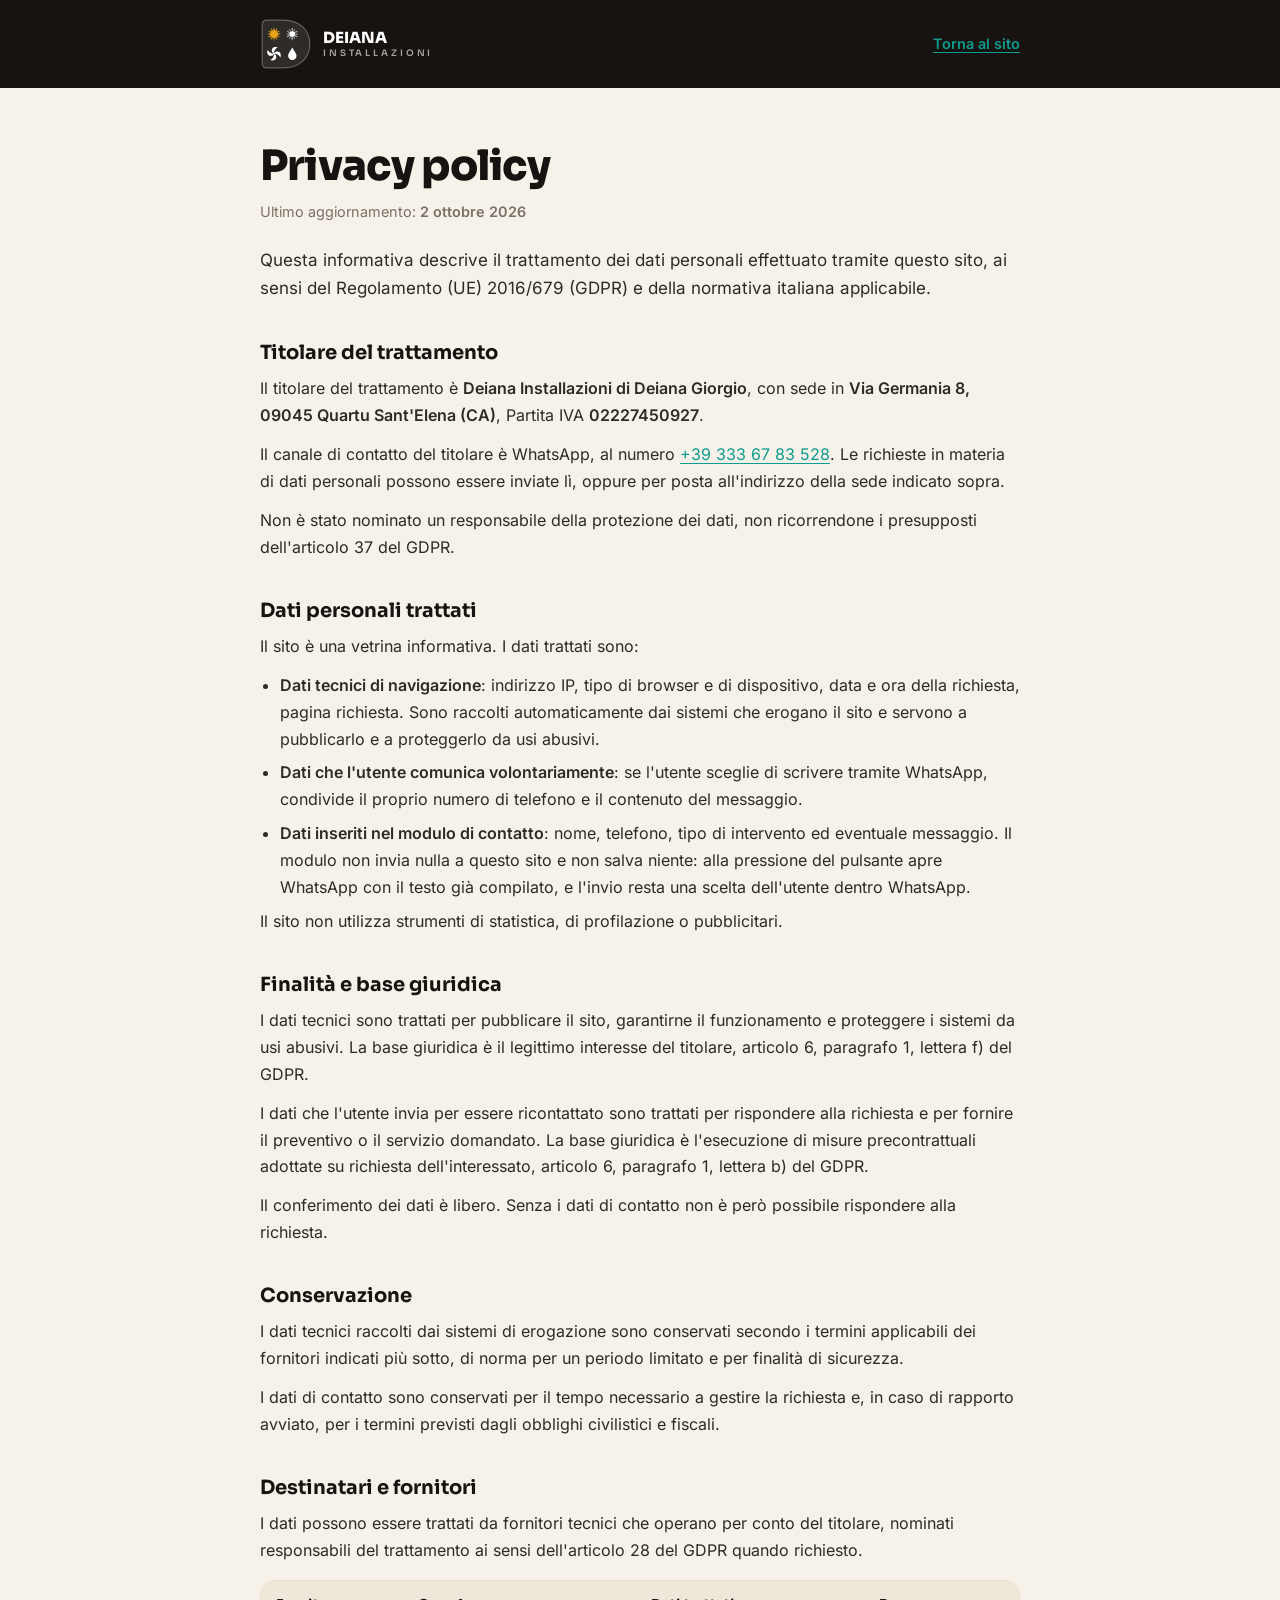
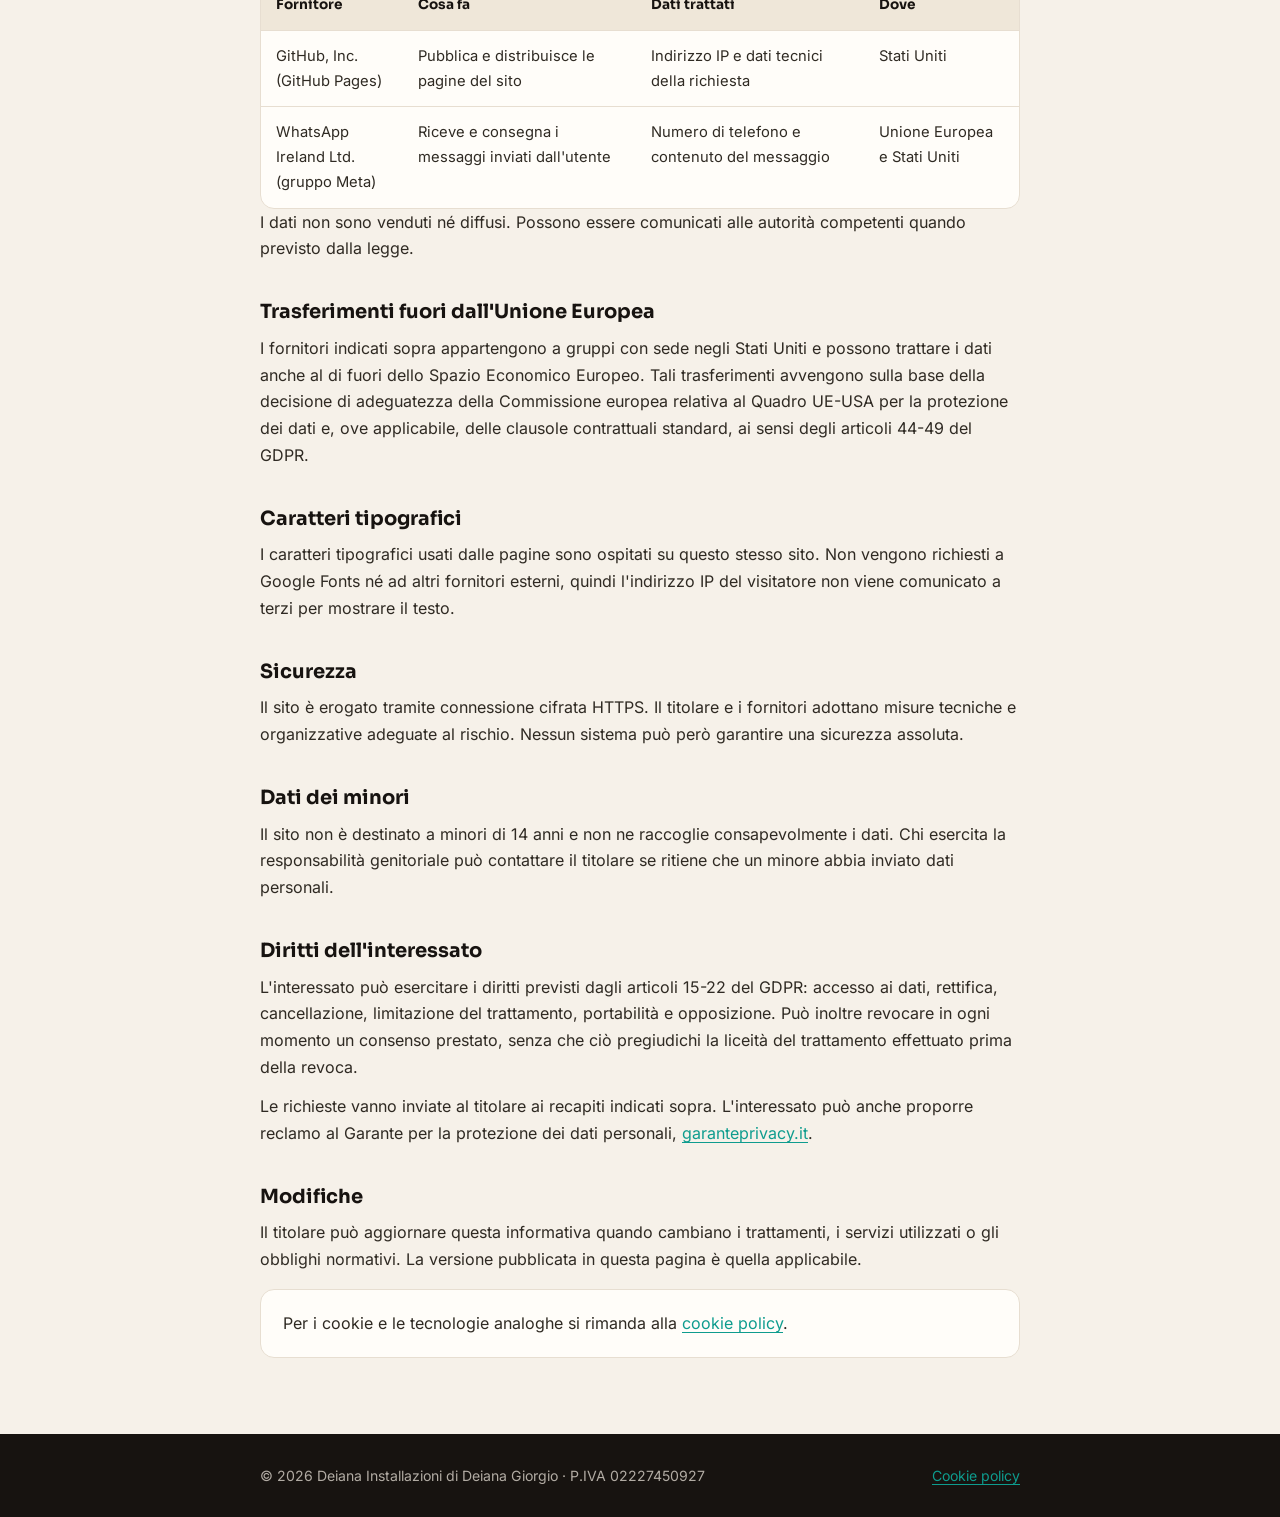
<file: privacy-policy.html>
<!doctype html>
<html lang="it">
<head>
<meta charset="utf-8" />
<meta name="viewport" content="width=device-width, initial-scale=1" />
<meta name="robots" content="index, follow" />
<title>Privacy policy · Deiana Installazioni</title>
<meta name="description" content="Informativa sul trattamento dei dati personali del sito di Deiana Installazioni." />
<link rel="stylesheet" href="assets/fonts.css">
<link rel="icon" href="assets/favicon.ico" sizes="any" />
<link rel="icon" type="image/svg+xml" href="assets/favicon.svg" />
<link rel="apple-touch-icon" href="assets/apple-touch-icon.png" />
<link rel="manifest" href="site.webmanifest" />
<link rel="stylesheet" href="legal.css">
</head>
<body><svg width="0" height="0" style="position:absolute" aria-hidden="true"><defs><g id="marchio"><g transform="translate(58.77 78.61) scale(0.0774)" fill="#E8A317" fill-rule="evenodd"><path d="M 911 509 C 916 511 936 513 943 514 C 1008 523 1074 521 1139 508 C 1149 520 1165 534 1176 545 C 1238 599 1312 638 1392 658 C 1410 753 1473 841 1539 908 C 1522 977 1524 1073 1539 1142 C 1474 1206 1412 1300 1387 1388 C 1299 1411 1220 1462 1154 1523 C 1150 1527 1143 1538 1138 1539 C 1063 1523 981 1520 907 1539 C 835 1462 766 1416 662 1392 C 659 1377 650 1354 644 1339 C 614 1262 568 1200 509 1142 C 522 1064 524 984 509 906 C 585 833 628 757 661 658 C 734 637 801 602 860 554 C 876 541 894 522 910 510 L 911 509 z"/><path d="M 1007 610 C 1236 600 1429 778 1438 1007 C 1448 1236 1269 1429 1040 1438 C 812 1447 619 1269 610 1040 C 600 812 778 619 1007 610 z"/><path d="M 1456 276 C 1456 280 1450 302 1449 307 L 1433 376 L 1391 547 C 1386 569 1381 593 1375 615 C 1334 603 1289 579 1254 556 C 1233 542 1214 529 1196 512 C 1236 471 1290 425 1332 386 C 1359 362 1386 337 1414 313 C 1427 301 1442 287 1456 276 z"/><path d="M 675 1434 C 748 1458 800 1486 856 1540 C 839 1556 812 1577 794 1593 C 760 1623 726 1653 692 1683 C 662 1710 625 1744 594 1770 L 675 1434 z"/><path d="M 1765 595 L 1767 595 L 1767 596 C 1764 602 1748 620 1742 626 C 1724 647 1705 668 1686 689 L 1594 792 C 1576 812 1558 834 1539 853 C 1523 836 1508 817 1495 797 C 1474 765 1444 711 1434 674 C 1448 669 1467 665 1482 662 C 1506 656 1529 650 1553 645 C 1624 628 1694 611 1765 595 z"/><path d="M 596 279 C 606 284 651 327 663 338 L 854 511 C 832 528 818 540 795 555 C 759 580 714 603 673 615 C 668 597 664 575 660 556 L 635 447 C 622 391 608 334 596 279 z"/><path d="M 1538 1198 C 1541 1200 1554 1214 1557 1217 C 1572 1233 1587 1250 1602 1266 C 1659 1329 1718 1392 1774 1455 C 1746 1449 1718 1442 1690 1436 L 1432 1373 C 1454 1314 1496 1245 1538 1198 z"/><path d="M 1369 1433 L 1370 1434 C 1374 1440 1450 1742 1456 1770 C 1425 1744 1394 1716 1364 1689 C 1344 1670 1321 1651 1301 1633 L 1195 1538 C 1249 1490 1302 1460 1369 1433 z"/><path d="M 509 1198 C 509 1198 509 1198 510 1198 C 549 1236 602 1326 614 1374 C 531 1392 449 1414 366 1433 C 337 1440 307 1448 278 1454 C 339 1384 403 1315 465 1246 C 479 1230 494 1213 509 1198 z"/><path d="M 280 595 C 302 599 325 606 346 611 L 459 638 C 509 650 567 661 616 675 C 602 713 577 758 556 792 C 541 814 525 834 508 853 C 447 781 382 712 320 641 C 307 626 292 611 280 595 z"/><path d="M 471 926 C 478 927 483 1016 483 1027 C 483 1058 479 1089 474 1120 L 242 1049 C 214 1040 186 1032 158 1024 C 171 1019 190 1014 203 1010 C 228 1002 254 995 279 987 C 322 973 366 959 409 946 C 429 940 451 932 471 926 z"/><path d="M 1576 926 C 1612 939 1657 952 1694 963 C 1759 984 1824 1004 1889 1023 C 1863 1032 1834 1041 1807 1049 C 1730 1072 1652 1096 1574 1119 C 1562 1054 1561 990 1576 926 z"/><path d="M 1023 160 C 1028 164 1111 447 1119 474 C 1089 480 1056 482 1026 483 C 993 483 960 480 928 473 C 946 418 963 358 980 302 L 1023 160 z"/><path d="M 1001 1564 C 1033 1561 1086 1568 1117 1574 L 1029 1874 L 1024 1891 C 1018 1873 1012 1851 1007 1833 L 981 1747 C 964 1691 944 1630 928 1573 C 953 1570 976 1566 1001 1564 z"/></g><g transform="translate(253.39 93.86) scale(0.0628)" fill="#FFFFFF" fill-rule="evenodd"><path d="M 1017 51 C 1018 51 1020 51 1022 51 C 1048 50 1045 73 1046 92 C 1046 99 1046 106 1046 113 C 1046 141 1046 170 1045 198 L 1097 158 C 1107 149 1117 141 1129 134 C 1148 121 1169 146 1155 162 C 1148 171 1132 181 1122 189 C 1097 208 1071 228 1046 248 C 1047 269 1046 291 1046 312 C 1074 289 1104 266 1133 245 C 1151 231 1174 257 1157 274 C 1145 285 1132 295 1120 305 C 1095 325 1071 344 1046 364 L 1046 425 C 1066 409 1085 394 1104 378 C 1114 371 1134 352 1147 352 C 1162 353 1169 374 1158 386 C 1146 398 1133 407 1120 418 C 1096 438 1072 457 1047 476 C 1046 496 1046 537 1047 556 C 1061 566 1090 582 1106 591 C 1141 610 1176 629 1210 648 C 1224 624 1238 600 1252 576 L 1234 486 C 1231 471 1228 456 1225 440 C 1222 417 1255 410 1263 432 C 1267 444 1269 457 1272 470 L 1283 525 C 1303 488 1326 451 1346 414 C 1339 408 1307 390 1306 382 C 1304 347 1350 384 1362 390 C 1371 377 1379 362 1389 347 C 1379 326 1376 306 1393 287 C 1403 277 1416 271 1430 271 C 1475 271 1497 323 1466 356 C 1454 369 1436 370 1420 370 C 1415 381 1403 400 1396 411 C 1409 420 1434 432 1440 445 C 1444 454 1430 464 1423 460 C 1409 453 1396 444 1382 436 C 1363 468 1339 508 1322 542 C 1340 537 1361 533 1379 529 C 1396 528 1428 510 1437 533 C 1447 562 1407 564 1388 568 C 1370 572 1352 576 1333 580 C 1323 582 1308 585 1299 588 L 1297 589 C 1282 616 1266 644 1251 672 C 1293 693 1334 717 1377 737 C 1397 747 1417 758 1438 766 C 1449 762 1461 754 1472 748 C 1473 744 1474 739 1475 735 C 1481 708 1488 681 1494 654 C 1498 639 1501 624 1506 609 C 1510 598 1527 596 1535 603 C 1539 607 1542 612 1542 618 C 1541 631 1537 644 1534 657 L 1518 725 L 1576 694 C 1582 665 1589 636 1596 606 C 1599 590 1602 572 1608 557 C 1614 537 1647 544 1643 566 C 1641 578 1639 589 1636 601 L 1622 666 C 1632 661 1670 640 1678 633 C 1690 593 1694 547 1707 506 C 1712 488 1746 492 1743 513 C 1741 526 1739 537 1736 549 C 1731 570 1726 591 1721 611 C 1748 596 1776 581 1803 565 C 1813 560 1836 547 1845 544 L 1846 544 C 1866 548 1875 566 1857 579 C 1845 588 1828 596 1814 604 L 1742 645 C 1771 658 1805 667 1835 683 C 1851 692 1854 701 1844 718 C 1839 721 1833 724 1826 721 C 1810 715 1795 707 1779 701 C 1765 695 1751 690 1737 684 C 1724 680 1710 675 1698 669 C 1679 680 1660 692 1640 702 C 1657 710 1674 714 1692 721 C 1705 726 1750 737 1755 750 C 1760 762 1750 773 1737 777 C 1723 774 1704 766 1690 761 C 1659 750 1628 739 1597 728 C 1577 739 1557 752 1536 762 C 1553 768 1571 774 1588 780 C 1603 785 1621 791 1635 798 C 1654 808 1644 826 1627 833 C 1595 824 1563 810 1531 800 C 1520 796 1509 793 1498 789 C 1482 797 1466 802 1465 823 C 1464 842 1465 862 1465 881 L 1465 1001 L 1560 1001 C 1574 984 1594 966 1610 950 C 1626 934 1642 918 1658 903 C 1664 897 1676 897 1682 903 C 1701 921 1676 938 1665 950 C 1648 968 1629 984 1613 1002 C 1647 999 1700 1001 1735 1001 C 1735 990 1732 956 1742 948 C 1750 942 1759 948 1765 955 C 1766 970 1765 986 1765 1001 L 1793 1001 C 1804 984 1812 976 1833 974 C 1887 968 1910 1041 1863 1068 C 1838 1082 1806 1072 1793 1047 L 1766 1046 C 1766 1055 1769 1093 1762 1097 C 1728 1119 1735 1064 1735 1047 C 1695 1047 1654 1047 1614 1046 C 1636 1070 1665 1091 1685 1118 C 1688 1121 1689 1124 1689 1128 C 1689 1134 1686 1139 1682 1142 C 1678 1146 1673 1147 1667 1147 C 1659 1146 1651 1137 1645 1131 C 1617 1102 1586 1076 1559 1046 C 1528 1047 1496 1047 1465 1047 L 1465 1157 C 1465 1179 1463 1212 1467 1233 C 1469 1244 1492 1254 1502 1259 C 1542 1247 1581 1227 1621 1217 C 1642 1214 1653 1244 1631 1252 C 1601 1264 1570 1276 1540 1285 C 1560 1296 1580 1307 1599 1318 C 1604 1317 1609 1315 1614 1313 C 1654 1299 1694 1282 1734 1269 C 1743 1272 1749 1275 1753 1284 C 1760 1300 1740 1307 1728 1311 C 1700 1322 1670 1332 1642 1344 C 1658 1353 1682 1368 1698 1378 C 1707 1374 1716 1370 1725 1367 C 1759 1354 1794 1339 1828 1328 C 1842 1324 1860 1353 1836 1364 C 1817 1373 1797 1380 1777 1387 C 1764 1391 1752 1398 1739 1401 C 1766 1417 1794 1430 1821 1446 C 1836 1454 1876 1469 1866 1491 C 1863 1496 1859 1499 1854 1501 C 1848 1503 1843 1501 1838 1499 C 1824 1491 1809 1483 1795 1475 C 1772 1462 1748 1450 1725 1438 C 1728 1454 1747 1538 1744 1547 C 1742 1554 1736 1558 1730 1562 C 1721 1561 1712 1561 1709 1551 C 1705 1542 1704 1532 1702 1522 C 1698 1503 1694 1483 1690 1463 C 1688 1450 1684 1422 1680 1411 C 1660 1402 1640 1390 1621 1378 C 1623 1386 1625 1400 1627 1408 C 1632 1432 1637 1456 1641 1481 C 1638 1489 1634 1494 1625 1497 C 1603 1504 1601 1478 1598 1464 C 1591 1428 1585 1391 1575 1356 C 1557 1345 1536 1334 1518 1323 C 1524 1344 1528 1367 1533 1389 C 1535 1400 1545 1433 1542 1442 C 1540 1447 1535 1451 1530 1453 C 1525 1455 1520 1454 1516 1452 C 1503 1445 1500 1417 1497 1404 L 1483 1340 C 1480 1329 1478 1314 1474 1304 L 1474 1302 C 1457 1294 1445 1279 1426 1287 C 1408 1296 1390 1306 1372 1316 C 1334 1338 1291 1356 1253 1380 C 1266 1405 1280 1429 1295 1453 C 1332 1460 1371 1475 1408 1483 C 1415 1484 1427 1487 1432 1493 C 1435 1498 1437 1503 1436 1509 C 1435 1514 1432 1519 1428 1522 C 1426 1524 1420 1526 1417 1526 C 1385 1522 1353 1506 1321 1502 C 1341 1538 1362 1576 1383 1612 C 1396 1605 1411 1594 1425 1590 C 1433 1586 1444 1597 1441 1605 C 1436 1618 1408 1631 1396 1638 C 1406 1653 1412 1664 1420 1680 C 1432 1677 1441 1678 1453 1683 C 1466 1689 1475 1700 1479 1714 C 1483 1727 1482 1741 1475 1753 C 1469 1765 1459 1773 1446 1777 C 1405 1789 1364 1747 1387 1705 C 1380 1691 1369 1671 1361 1658 C 1350 1663 1321 1684 1314 1682 C 1275 1666 1342 1636 1346 1634 C 1331 1601 1302 1556 1283 1522 C 1279 1551 1272 1583 1267 1612 C 1263 1632 1237 1638 1226 1614 C 1227 1603 1233 1573 1235 1560 C 1240 1530 1245 1500 1250 1469 C 1239 1448 1223 1423 1211 1401 C 1201 1405 1167 1424 1156 1431 C 1120 1451 1082 1470 1047 1491 C 1047 1513 1046 1548 1048 1569 C 1057 1579 1072 1590 1083 1598 L 1130 1637 C 1144 1648 1174 1666 1158 1687 C 1156 1691 1151 1693 1146 1694 C 1134 1695 1117 1678 1108 1670 C 1087 1654 1067 1637 1047 1620 C 1046 1641 1046 1663 1046 1684 C 1078 1706 1109 1737 1141 1760 C 1149 1766 1161 1775 1163 1786 C 1164 1794 1159 1801 1152 1805 C 1139 1812 1128 1802 1119 1794 C 1096 1774 1070 1756 1046 1736 C 1047 1756 1046 1779 1046 1799 C 1067 1815 1088 1833 1109 1849 C 1124 1860 1139 1872 1154 1885 C 1160 1892 1162 1903 1156 1910 C 1140 1932 1116 1906 1101 1894 L 1046 1850 L 1046 1929 C 1046 1938 1046 1948 1046 1957 C 1046 1976 1048 1991 1026 1994 C 1014 1994 1010 1990 1004 1980 C 1002 1942 1004 1888 1004 1848 C 997 1853 985 1863 978 1869 C 966 1878 954 1888 943 1897 C 934 1904 920 1918 909 1918 C 892 1917 885 1896 897 1885 C 907 1874 920 1865 931 1855 C 955 1836 979 1817 1004 1798 C 1004 1778 1004 1753 1003 1734 C 980 1755 953 1774 928 1795 C 922 1800 914 1807 905 1808 C 891 1809 880 1786 890 1776 C 924 1743 966 1714 1003 1683 C 1003 1661 1003 1640 1003 1619 C 985 1635 966 1650 947 1666 C 936 1675 925 1684 913 1693 C 893 1706 872 1679 885 1664 C 895 1653 911 1643 923 1633 C 949 1611 978 1591 1003 1568 L 1003 1492 C 981 1479 959 1468 937 1456 C 904 1436 869 1419 835 1400 C 823 1424 808 1449 794 1473 C 800 1499 806 1525 812 1552 C 814 1563 824 1600 825 1610 C 825 1614 824 1618 822 1621 C 814 1634 790 1633 786 1616 C 782 1603 780 1589 777 1575 C 773 1558 767 1541 764 1524 C 742 1558 724 1596 701 1632 C 712 1639 744 1656 744 1666 C 745 1706 694 1662 686 1657 C 680 1669 670 1686 663 1697 L 664 1699 C 695 1757 624 1805 581 1765 C 571 1756 565 1743 565 1729 C 565 1716 572 1698 581 1689 C 596 1676 610 1674 629 1675 C 634 1660 641 1650 649 1637 C 641 1631 609 1614 609 1606 C 606 1567 649 1601 664 1610 C 684 1578 706 1537 725 1504 C 697 1512 664 1520 635 1527 C 625 1529 618 1522 614 1512 C 611 1502 617 1494 627 1489 C 642 1484 658 1481 674 1477 C 700 1470 726 1463 752 1456 C 764 1434 785 1400 794 1379 C 738 1345 667 1314 610 1280 C 598 1287 586 1293 574 1300 C 562 1343 555 1390 544 1434 C 540 1452 514 1456 504 1431 C 506 1425 507 1419 508 1412 C 516 1383 521 1353 528 1324 C 509 1334 493 1346 471 1356 C 468 1366 465 1384 463 1395 L 450 1461 C 448 1471 446 1482 443 1491 C 438 1505 417 1508 409 1495 C 402 1484 408 1467 410 1455 C 415 1431 420 1406 426 1382 C 413 1391 381 1408 367 1415 C 364 1424 362 1439 360 1448 L 349 1508 C 347 1520 346 1532 342 1544 C 338 1559 315 1560 307 1548 C 302 1541 305 1532 306 1524 C 311 1496 316 1468 322 1439 C 314 1443 298 1453 289 1458 C 272 1467 255 1477 237 1486 C 222 1494 196 1513 185 1490 C 176 1472 197 1462 209 1456 C 242 1439 274 1420 307 1402 C 275 1391 242 1377 211 1364 C 204 1361 198 1349 201 1342 C 212 1317 237 1334 254 1340 C 286 1352 318 1366 350 1377 L 406 1346 C 386 1337 304 1310 296 1296 C 294 1292 292 1288 294 1283 C 295 1278 300 1274 304 1272 C 308 1270 313 1269 317 1270 C 327 1271 356 1284 366 1288 C 394 1299 420 1310 448 1320 C 467 1311 487 1298 506 1288 C 482 1278 456 1268 431 1258 C 422 1255 414 1252 406 1247 C 406 1246 405 1246 405 1245 C 399 1234 402 1222 413 1217 C 423 1213 435 1218 444 1222 C 478 1236 513 1246 545 1260 L 583 1240 C 584 1176 583 1109 583 1046 C 559 1046 534 1046 509 1046 C 502 1046 495 1046 488 1046 L 483 1051 C 460 1075 437 1098 414 1121 C 407 1128 397 1139 390 1145 C 376 1155 357 1145 358 1127 C 359 1118 366 1112 372 1106 C 393 1086 413 1065 434 1045 L 313 1046 C 312 1059 320 1102 298 1101 C 276 1099 285 1066 284 1048 L 283 1046 C 274 1046 264 1046 255 1046 C 250 1054 245 1061 237 1066 C 198 1092 149 1056 160 1012 C 163 999 172 988 183 982 C 209 966 239 975 254 1002 L 284 1002 C 284 993 281 955 288 951 C 320 930 312 986 312 1002 C 353 1001 393 1001 434 1002 C 421 984 360 936 358 920 C 358 916 359 911 362 907 C 366 903 372 900 378 899 C 381 899 385 900 388 902 C 400 910 410 923 420 932 C 443 956 466 980 490 1001 C 518 1000 555 1001 583 1001 C 583 938 585 871 583 808 C 572 802 561 795 549 789 C 511 804 467 820 427 831 C 408 836 394 807 414 796 C 424 791 435 788 446 784 C 466 777 486 770 506 764 C 487 752 466 742 446 730 C 424 739 402 746 378 754 C 362 760 326 777 309 777 C 300 776 291 761 296 750 C 303 737 322 734 335 729 C 357 720 380 713 402 704 C 388 696 358 681 346 672 L 273 701 C 258 706 243 713 228 718 C 214 722 198 708 204 694 C 210 680 229 676 242 670 C 262 662 284 655 304 647 C 296 642 283 634 275 630 L 219 597 C 209 591 200 586 190 579 C 172 566 188 538 207 544 C 217 548 234 559 244 565 L 326 612 C 317 580 310 545 302 513 C 301 511 302 507 303 505 C 305 500 308 496 313 494 C 318 492 326 493 331 495 C 342 500 344 524 347 535 L 361 590 C 364 603 368 622 372 634 L 373 636 C 388 647 409 657 425 668 C 421 651 416 630 412 612 C 408 595 390 556 414 548 C 422 544 436 548 439 557 C 450 601 462 647 472 692 C 483 700 520 722 532 728 C 524 704 518 680 512 656 C 510 647 504 625 503 617 C 503 614 504 612 505 609 C 511 595 534 592 540 608 C 556 653 562 703 577 747 L 578 749 C 588 756 602 764 612 770 C 633 757 654 747 675 735 C 715 713 757 693 796 669 C 784 643 766 619 754 594 C 725 586 694 579 665 570 C 650 566 635 563 621 556 C 613 552 611 540 614 533 C 616 528 619 524 624 522 C 635 517 662 528 674 531 C 692 536 710 540 727 546 C 709 512 684 473 664 438 C 654 446 619 472 608 459 C 592 439 636 419 648 412 C 641 398 631 384 624 370 C 599 373 576 362 567 337 C 562 323 563 308 570 295 C 576 282 587 273 600 269 C 614 265 628 266 640 273 C 669 288 676 319 661 347 C 670 362 678 374 686 390 C 698 383 720 369 732 365 C 777 378 716 408 702 416 L 763 522 C 765 506 781 435 787 423 L 788 422 C 803 412 821 418 819 438 C 817 459 812 480 808 502 L 794 576 C 809 598 823 624 836 647 C 867 634 909 607 940 591 C 951 585 996 560 1003 554 C 1003 528 1003 502 1002 477 C 996 470 985 462 978 456 L 927 416 C 916 408 905 399 896 390 C 888 382 889 377 889 368 C 890 365 892 363 893 361 C 908 342 935 370 948 381 C 966 396 985 410 1003 424 L 1003 362 C 968 333 927 307 894 275 C 879 261 897 234 914 244 C 923 249 936 259 944 266 C 964 281 984 296 1003 312 L 1003 250 C 980 229 952 210 928 190 C 917 182 907 175 897 166 C 879 148 900 122 920 135 C 930 141 938 148 947 155 C 966 169 985 184 1003 199 L 1003 116 C 1003 100 1003 80 1005 64 C 1006 58 1012 54 1017 51 z"/></g><g transform="translate(59.77 273.23) scale(0.0764)" fill="#FFFFFF" fill-rule="evenodd"><path d="M 1446 726 C 1448 725 1450 725 1453 725 C 1571 724 1671 768 1755 850 C 1784 878 1809 910 1828 946 C 1834 957 1839 968 1844 980 C 1906 1129 1915 1303 1867 1457 C 1864 1466 1858 1483 1853 1489 C 1849 1493 1844 1494 1838 1494 C 1833 1494 1828 1490 1825 1486 C 1814 1470 1805 1452 1794 1435 C 1772 1400 1747 1366 1719 1334 C 1693 1304 1664 1272 1634 1246 C 1518 1144 1354 1049 1199 1029 C 1199 970 1170 913 1121 880 C 1116 876 1110 873 1104 869 C 1117 857 1127 847 1141 836 C 1208 780 1296 746 1381 731 C 1401 727 1426 726 1446 726 z"/><path d="M 1178 1108 C 1192 1119 1214 1145 1224 1160 C 1299 1263 1334 1400 1315 1526 C 1298 1640 1241 1736 1148 1805 C 1027 1894 850 1916 704 1893 C 680 1889 572 1865 556 1848 C 553 1844 552 1839 552 1834 C 552 1829 555 1826 559 1823 C 575 1811 596 1802 613 1791 C 653 1766 693 1739 728 1708 C 863 1593 1011 1380 1025 1199 C 1092 1198 1144 1164 1178 1108 z"/><path d="M 202 556 C 211 556 219 557 224 566 C 240 595 255 625 275 652 C 400 828 630 996 847 1014 C 847 1030 849 1046 852 1062 C 865 1114 895 1151 941 1178 C 904 1218 877 1238 829 1264 C 717 1323 585 1339 463 1302 C 358 1269 269 1196 217 1098 C 137 945 134 745 185 583 C 188 571 191 562 202 556 z"/><path d="M 1212 147 C 1224 147 1235 147 1246 147 C 1317 149 1388 162 1454 186 C 1467 191 1495 198 1494 216 C 1493 220 1489 226 1485 228 C 1469 238 1451 246 1435 257 C 1402 278 1369 301 1338 325 C 1189 442 1046 658 1024 849 C 995 849 972 855 947 868 C 910 888 897 901 872 935 C 867 929 858 922 853 916 C 843 907 834 897 826 886 C 766 810 734 703 728 607 C 722 489 769 379 846 292 C 938 189 1078 154 1212 147 z"/><path d="M 1009 882 C 1088 874 1158 932 1166 1010 C 1174 1089 1116 1159 1038 1167 C 959 1175 889 1117 881 1038 C 873 960 931 890 1009 882 z"/></g><g transform="translate(247.73 281.38) scale(0.0689)" fill="#FFFFFF" fill-rule="evenodd"><path d="M 1021 125 C 1024 127 1059 196 1065 206 C 1088 248 1113 290 1138 331 C 1192 418 1247 504 1302 589 C 1414 763 1534 950 1592 1149 C 1606 1196 1619 1258 1619 1308 C 1619 1467 1561 1629 1449 1743 C 1338 1857 1186 1922 1027 1923 C 922 1924 828 1900 736 1850 C 594 1773 501 1646 455 1493 C 424 1392 420 1285 443 1182 C 471 1055 545 914 611 801 C 658 720 707 641 759 563 C 800 500 840 437 880 374 C 884 367 888 360 892 354 C 929 292 966 230 1000 166 C 1007 152 1013 138 1021 125 z"/><path d="M 1299 1744 L 1299 1744 C 1298 1747 1290 1753 1287 1755 L 1286 1754 C 1287 1750 1295 1746 1299 1744 z"/></g></g></defs></svg>

<div class="top"><div class="wrap topin">
  <a class="brand" href="index.html">
    <svg class="logo" viewBox="0 0 512 512" fill="none"><path d="M 70 21 L 230 21 C 390 21 491 120 491 256 C 491 392 390 491 230 491 L 70 491 Q 21 491 21 442 L 21 70 Q 21 21 70 21 Z" fill="rgba(255,255,255,.1)" stroke="rgba(255,255,255,.3)" stroke-width="10.7"/><use href="#marchio"/></svg>
    <div class="bt">DEIANA<br><small>INSTALLAZIONI</small></div>
  </a>
  <a class="back" href="index.html">Torna al sito</a>
</div></div>

<main><div class="wrap">

  <h1>Privacy policy</h1>
  <p class="upd">Ultimo aggiornamento: <strong>2 ottobre 2026</strong></p>

  <p class="intro">Questa informativa descrive il trattamento dei dati personali effettuato tramite questo sito, ai sensi del Regolamento (UE) 2016/679 (GDPR) e della normativa italiana applicabile.</p>

  <section>
    <h2>Titolare del trattamento</h2>
    <p>Il titolare del trattamento è <strong>Deiana Installazioni di Deiana Giorgio</strong>, con sede in <strong>Via Germania 8, 09045 Quartu Sant'Elena (CA)</strong>, Partita IVA <strong>02227450927</strong>.</p>
    <p>Il canale di contatto del titolare è WhatsApp, al numero <a href="https://wa.me/393336783528" target="_blank" rel="noopener">+39 333 67 83 528</a>. Le richieste in materia di dati personali possono essere inviate lì, oppure per posta all'indirizzo della sede indicato sopra.</p>
    <p>Non è stato nominato un responsabile della protezione dei dati, non ricorrendone i presupposti dell'articolo 37 del GDPR.</p>
  </section>

  <section>
    <h2>Dati personali trattati</h2>
    <p>Il sito è una vetrina informativa. I dati trattati sono:</p>
    <ul>
      <li><strong>Dati tecnici di navigazione</strong>: indirizzo IP, tipo di browser e di dispositivo, data e ora della richiesta, pagina richiesta. Sono raccolti automaticamente dai sistemi che erogano il sito e servono a pubblicarlo e a proteggerlo da usi abusivi.</li>
      <li><strong>Dati che l'utente comunica volontariamente</strong>: se l'utente sceglie di scrivere tramite WhatsApp, condivide il proprio numero di telefono e il contenuto del messaggio.</li>
      <li><strong>Dati inseriti nel modulo di contatto</strong>: nome, telefono, tipo di intervento ed eventuale messaggio. Il modulo non invia nulla a questo sito e non salva niente: alla pressione del pulsante apre WhatsApp con il testo già compilato, e l'invio resta una scelta dell'utente dentro WhatsApp.</li>
    </ul>
    <p>Il sito non utilizza strumenti di statistica, di profilazione o pubblicitari.</p>
  </section>

  <section>
    <h2>Finalità e base giuridica</h2>
    <p>I dati tecnici sono trattati per pubblicare il sito, garantirne il funzionamento e proteggere i sistemi da usi abusivi. La base giuridica è il legittimo interesse del titolare, articolo 6, paragrafo 1, lettera f) del GDPR.</p>
    <p>I dati che l'utente invia per essere ricontattato sono trattati per rispondere alla richiesta e per fornire il preventivo o il servizio domandato. La base giuridica è l'esecuzione di misure precontrattuali adottate su richiesta dell'interessato, articolo 6, paragrafo 1, lettera b) del GDPR.</p>
    <p>Il conferimento dei dati è libero. Senza i dati di contatto non è però possibile rispondere alla richiesta.</p>
  </section>

  <section>
    <h2>Conservazione</h2>
    <p>I dati tecnici raccolti dai sistemi di erogazione sono conservati secondo i termini applicabili dei fornitori indicati più sotto, di norma per un periodo limitato e per finalità di sicurezza.</p>
    <p>I dati di contatto sono conservati per il tempo necessario a gestire la richiesta e, in caso di rapporto avviato, per i termini previsti dagli obblighi civilistici e fiscali.</p>
  </section>

  <section>
    <h2>Destinatari e fornitori</h2>
    <p>I dati possono essere trattati da fornitori tecnici che operano per conto del titolare, nominati responsabili del trattamento ai sensi dell'articolo 28 del GDPR quando richiesto.</p>
    <div class="tw"><table>
      <thead><tr><th scope="col">Fornitore</th><th scope="col">Cosa fa</th><th scope="col">Dati trattati</th><th scope="col">Dove</th></tr></thead>
      <tbody>
        <tr><td>GitHub, Inc.<br>(GitHub Pages)</td><td>Pubblica e distribuisce le pagine del sito</td><td>Indirizzo IP e dati tecnici della richiesta</td><td>Stati Uniti</td></tr>
        <tr><td>WhatsApp Ireland Ltd.<br>(gruppo Meta)</td><td>Riceve e consegna i messaggi inviati dall'utente</td><td>Numero di telefono e contenuto del messaggio</td><td>Unione Europea e Stati Uniti</td></tr>
      </tbody>
    </table></div>
    <p>I dati non sono venduti né diffusi. Possono essere comunicati alle autorità competenti quando previsto dalla legge.</p>
  </section>

  <section>
    <h2>Trasferimenti fuori dall'Unione Europea</h2>
    <p>I fornitori indicati sopra appartengono a gruppi con sede negli Stati Uniti e possono trattare i dati anche al di fuori dello Spazio Economico Europeo. Tali trasferimenti avvengono sulla base della decisione di adeguatezza della Commissione europea relativa al Quadro UE-USA per la protezione dei dati e, ove applicabile, delle clausole contrattuali standard, ai sensi degli articoli 44-49 del GDPR.</p>
  </section>

  <section>
    <h2>Caratteri tipografici</h2>
    <p>I caratteri tipografici usati dalle pagine sono ospitati su questo stesso sito. Non vengono richiesti a Google Fonts né ad altri fornitori esterni, quindi l'indirizzo IP del visitatore non viene comunicato a terzi per mostrare il testo.</p>
  </section>

  <section>
    <h2>Sicurezza</h2>
    <p>Il sito è erogato tramite connessione cifrata HTTPS. Il titolare e i fornitori adottano misure tecniche e organizzative adeguate al rischio. Nessun sistema può però garantire una sicurezza assoluta.</p>
  </section>

  <section>
    <h2>Dati dei minori</h2>
    <p>Il sito non è destinato a minori di 14 anni e non ne raccoglie consapevolmente i dati. Chi esercita la responsabilità genitoriale può contattare il titolare se ritiene che un minore abbia inviato dati personali.</p>
  </section>

  <section>
    <h2>Diritti dell'interessato</h2>
    <p>L'interessato può esercitare i diritti previsti dagli articoli 15-22 del GDPR: accesso ai dati, rettifica, cancellazione, limitazione del trattamento, portabilità e opposizione. Può inoltre revocare in ogni momento un consenso prestato, senza che ciò pregiudichi la liceità del trattamento effettuato prima della revoca.</p>
    <p>Le richieste vanno inviate al titolare ai recapiti indicati sopra. L'interessato può anche proporre reclamo al Garante per la protezione dei dati personali, <a href="https://www.garanteprivacy.it" target="_blank" rel="noopener">garanteprivacy.it</a>.</p>
  </section>

  <section>
    <h2>Modifiche</h2>
    <p>Il titolare può aggiornare questa informativa quando cambiano i trattamenti, i servizi utilizzati o gli obblighi normativi. La versione pubblicata in questa pagina è quella applicabile.</p>
  </section>

  <div class="box"><p>Per i cookie e le tecnologie analoghe si rimanda alla <a href="cookie-policy.html">cookie policy</a>.</p></div>

</div></main>

<footer><div class="wrap fin">
  <span>© 2026 Deiana Installazioni di Deiana Giorgio · P.IVA 02227450927</span>
  <span><a href="cookie-policy.html">Cookie policy</a></span>
</div></footer>

</body>
</html>
</file>
<file: assets/fonts.css>
/* cyrillic-ext */
@font-face {
  font-family: 'Inter';
  font-style: normal;
  font-weight: 400;
  font-display: swap;
  src: url(fonts/inter-UcC73FwrK3iLTeHuS_nVMrMxCp50SjIa2JL7SUc.woff2) format('woff2');
  unicode-range: U+0460-052F, U+1C80-1C8A, U+20B4, U+2DE0-2DFF, U+A640-A69F, U+FE2E-FE2F;
}
/* cyrillic */
@font-face {
  font-family: 'Inter';
  font-style: normal;
  font-weight: 400;
  font-display: swap;
  src: url(fonts/inter-UcC73FwrK3iLTeHuS_nVMrMxCp50SjIa0ZL7SUc.woff2) format('woff2');
  unicode-range: U+0301, U+0400-045F, U+0490-0491, U+04B0-04B1, U+2116;
}
/* greek-ext */
@font-face {
  font-family: 'Inter';
  font-style: normal;
  font-weight: 400;
  font-display: swap;
  src: url(fonts/inter-UcC73FwrK3iLTeHuS_nVMrMxCp50SjIa2ZL7SUc.woff2) format('woff2');
  unicode-range: U+1F00-1FFF;
}
/* greek */
@font-face {
  font-family: 'Inter';
  font-style: normal;
  font-weight: 400;
  font-display: swap;
  src: url(fonts/inter-UcC73FwrK3iLTeHuS_nVMrMxCp50SjIa1pL7SUc.woff2) format('woff2');
  unicode-range: U+0370-0377, U+037A-037F, U+0384-038A, U+038C, U+038E-03A1, U+03A3-03FF;
}
/* vietnamese */
@font-face {
  font-family: 'Inter';
  font-style: normal;
  font-weight: 400;
  font-display: swap;
  src: url(fonts/inter-UcC73FwrK3iLTeHuS_nVMrMxCp50SjIa2pL7SUc.woff2) format('woff2');
  unicode-range: U+0102-0103, U+0110-0111, U+0128-0129, U+0168-0169, U+01A0-01A1, U+01AF-01B0, U+0300-0301, U+0303-0304, U+0308-0309, U+0323, U+0329, U+1EA0-1EF9, U+20AB;
}
/* latin-ext */
@font-face {
  font-family: 'Inter';
  font-style: normal;
  font-weight: 400;
  font-display: swap;
  src: url(fonts/inter-UcC73FwrK3iLTeHuS_nVMrMxCp50SjIa25L7SUc.woff2) format('woff2');
  unicode-range: U+0100-02BA, U+02BD-02C5, U+02C7-02CC, U+02CE-02D7, U+02DD-02FF, U+0304, U+0308, U+0329, U+1D00-1DBF, U+1E00-1E9F, U+1EF2-1EFF, U+2020, U+20A0-20AB, U+20AD-20C0, U+2113, U+2C60-2C7F, U+A720-A7FF;
}
/* latin */
@font-face {
  font-family: 'Inter';
  font-style: normal;
  font-weight: 400;
  font-display: swap;
  src: url(fonts/inter-UcC73FwrK3iLTeHuS_nVMrMxCp50SjIa1ZL7.woff2) format('woff2');
  unicode-range: U+0000-00FF, U+0131, U+0152-0153, U+02BB-02BC, U+02C6, U+02DA, U+02DC, U+0304, U+0308, U+0329, U+2000-206F, U+20AC, U+2122, U+2191, U+2193, U+2212, U+2215, U+FEFF, U+FFFD;
}
/* cyrillic-ext */
@font-face {
  font-family: 'Inter';
  font-style: normal;
  font-weight: 500;
  font-display: swap;
  src: url(fonts/inter-UcC73FwrK3iLTeHuS_nVMrMxCp50SjIa2JL7SUc.woff2) format('woff2');
  unicode-range: U+0460-052F, U+1C80-1C8A, U+20B4, U+2DE0-2DFF, U+A640-A69F, U+FE2E-FE2F;
}
/* cyrillic */
@font-face {
  font-family: 'Inter';
  font-style: normal;
  font-weight: 500;
  font-display: swap;
  src: url(fonts/inter-UcC73FwrK3iLTeHuS_nVMrMxCp50SjIa0ZL7SUc.woff2) format('woff2');
  unicode-range: U+0301, U+0400-045F, U+0490-0491, U+04B0-04B1, U+2116;
}
/* greek-ext */
@font-face {
  font-family: 'Inter';
  font-style: normal;
  font-weight: 500;
  font-display: swap;
  src: url(fonts/inter-UcC73FwrK3iLTeHuS_nVMrMxCp50SjIa2ZL7SUc.woff2) format('woff2');
  unicode-range: U+1F00-1FFF;
}
/* greek */
@font-face {
  font-family: 'Inter';
  font-style: normal;
  font-weight: 500;
  font-display: swap;
  src: url(fonts/inter-UcC73FwrK3iLTeHuS_nVMrMxCp50SjIa1pL7SUc.woff2) format('woff2');
  unicode-range: U+0370-0377, U+037A-037F, U+0384-038A, U+038C, U+038E-03A1, U+03A3-03FF;
}
/* vietnamese */
@font-face {
  font-family: 'Inter';
  font-style: normal;
  font-weight: 500;
  font-display: swap;
  src: url(fonts/inter-UcC73FwrK3iLTeHuS_nVMrMxCp50SjIa2pL7SUc.woff2) format('woff2');
  unicode-range: U+0102-0103, U+0110-0111, U+0128-0129, U+0168-0169, U+01A0-01A1, U+01AF-01B0, U+0300-0301, U+0303-0304, U+0308-0309, U+0323, U+0329, U+1EA0-1EF9, U+20AB;
}
/* latin-ext */
@font-face {
  font-family: 'Inter';
  font-style: normal;
  font-weight: 500;
  font-display: swap;
  src: url(fonts/inter-UcC73FwrK3iLTeHuS_nVMrMxCp50SjIa25L7SUc.woff2) format('woff2');
  unicode-range: U+0100-02BA, U+02BD-02C5, U+02C7-02CC, U+02CE-02D7, U+02DD-02FF, U+0304, U+0308, U+0329, U+1D00-1DBF, U+1E00-1E9F, U+1EF2-1EFF, U+2020, U+20A0-20AB, U+20AD-20C0, U+2113, U+2C60-2C7F, U+A720-A7FF;
}
/* latin */
@font-face {
  font-family: 'Inter';
  font-style: normal;
  font-weight: 500;
  font-display: swap;
  src: url(fonts/inter-UcC73FwrK3iLTeHuS_nVMrMxCp50SjIa1ZL7.woff2) format('woff2');
  unicode-range: U+0000-00FF, U+0131, U+0152-0153, U+02BB-02BC, U+02C6, U+02DA, U+02DC, U+0304, U+0308, U+0329, U+2000-206F, U+20AC, U+2122, U+2191, U+2193, U+2212, U+2215, U+FEFF, U+FFFD;
}
/* cyrillic-ext */
@font-face {
  font-family: 'Inter';
  font-style: normal;
  font-weight: 600;
  font-display: swap;
  src: url(fonts/inter-UcC73FwrK3iLTeHuS_nVMrMxCp50SjIa2JL7SUc.woff2) format('woff2');
  unicode-range: U+0460-052F, U+1C80-1C8A, U+20B4, U+2DE0-2DFF, U+A640-A69F, U+FE2E-FE2F;
}
/* cyrillic */
@font-face {
  font-family: 'Inter';
  font-style: normal;
  font-weight: 600;
  font-display: swap;
  src: url(fonts/inter-UcC73FwrK3iLTeHuS_nVMrMxCp50SjIa0ZL7SUc.woff2) format('woff2');
  unicode-range: U+0301, U+0400-045F, U+0490-0491, U+04B0-04B1, U+2116;
}
/* greek-ext */
@font-face {
  font-family: 'Inter';
  font-style: normal;
  font-weight: 600;
  font-display: swap;
  src: url(fonts/inter-UcC73FwrK3iLTeHuS_nVMrMxCp50SjIa2ZL7SUc.woff2) format('woff2');
  unicode-range: U+1F00-1FFF;
}
/* greek */
@font-face {
  font-family: 'Inter';
  font-style: normal;
  font-weight: 600;
  font-display: swap;
  src: url(fonts/inter-UcC73FwrK3iLTeHuS_nVMrMxCp50SjIa1pL7SUc.woff2) format('woff2');
  unicode-range: U+0370-0377, U+037A-037F, U+0384-038A, U+038C, U+038E-03A1, U+03A3-03FF;
}
/* vietnamese */
@font-face {
  font-family: 'Inter';
  font-style: normal;
  font-weight: 600;
  font-display: swap;
  src: url(fonts/inter-UcC73FwrK3iLTeHuS_nVMrMxCp50SjIa2pL7SUc.woff2) format('woff2');
  unicode-range: U+0102-0103, U+0110-0111, U+0128-0129, U+0168-0169, U+01A0-01A1, U+01AF-01B0, U+0300-0301, U+0303-0304, U+0308-0309, U+0323, U+0329, U+1EA0-1EF9, U+20AB;
}
/* latin-ext */
@font-face {
  font-family: 'Inter';
  font-style: normal;
  font-weight: 600;
  font-display: swap;
  src: url(fonts/inter-UcC73FwrK3iLTeHuS_nVMrMxCp50SjIa25L7SUc.woff2) format('woff2');
  unicode-range: U+0100-02BA, U+02BD-02C5, U+02C7-02CC, U+02CE-02D7, U+02DD-02FF, U+0304, U+0308, U+0329, U+1D00-1DBF, U+1E00-1E9F, U+1EF2-1EFF, U+2020, U+20A0-20AB, U+20AD-20C0, U+2113, U+2C60-2C7F, U+A720-A7FF;
}
/* latin */
@font-face {
  font-family: 'Inter';
  font-style: normal;
  font-weight: 600;
  font-display: swap;
  src: url(fonts/inter-UcC73FwrK3iLTeHuS_nVMrMxCp50SjIa1ZL7.woff2) format('woff2');
  unicode-range: U+0000-00FF, U+0131, U+0152-0153, U+02BB-02BC, U+02C6, U+02DA, U+02DC, U+0304, U+0308, U+0329, U+2000-206F, U+20AC, U+2122, U+2191, U+2193, U+2212, U+2215, U+FEFF, U+FFFD;
}
/* latin-ext */
@font-face {
  font-family: 'Sora';
  font-style: normal;
  font-weight: 600;
  font-display: swap;
  src: url(fonts/sora-xMQ9uFFYT72X5wkB_18qmnndmSdSnh2BAfO5mnuyOo1lfiQwWa-xsaQ.woff2) format('woff2');
  unicode-range: U+0100-02BA, U+02BD-02C5, U+02C7-02CC, U+02CE-02D7, U+02DD-02FF, U+0304, U+0308, U+0329, U+1D00-1DBF, U+1E00-1E9F, U+1EF2-1EFF, U+2020, U+20A0-20AB, U+20AD-20C0, U+2113, U+2C60-2C7F, U+A720-A7FF;
}
/* latin */
@font-face {
  font-family: 'Sora';
  font-style: normal;
  font-weight: 600;
  font-display: swap;
  src: url(fonts/sora-xMQ9uFFYT72X5wkB_18qmnndmSdSnh2BAfO5mnuyOo1lfiQwV6-x.woff2) format('woff2');
  unicode-range: U+0000-00FF, U+0131, U+0152-0153, U+02BB-02BC, U+02C6, U+02DA, U+02DC, U+0304, U+0308, U+0329, U+2000-206F, U+20AC, U+2122, U+2191, U+2193, U+2212, U+2215, U+FEFF, U+FFFD;
}
/* latin-ext */
@font-face {
  font-family: 'Sora';
  font-style: normal;
  font-weight: 700;
  font-display: swap;
  src: url(fonts/sora-xMQ9uFFYT72X5wkB_18qmnndmSdSnh2BAfO5mnuyOo1lfiQwWa-xsaQ.woff2) format('woff2');
  unicode-range: U+0100-02BA, U+02BD-02C5, U+02C7-02CC, U+02CE-02D7, U+02DD-02FF, U+0304, U+0308, U+0329, U+1D00-1DBF, U+1E00-1E9F, U+1EF2-1EFF, U+2020, U+20A0-20AB, U+20AD-20C0, U+2113, U+2C60-2C7F, U+A720-A7FF;
}
/* latin */
@font-face {
  font-family: 'Sora';
  font-style: normal;
  font-weight: 700;
  font-display: swap;
  src: url(fonts/sora-xMQ9uFFYT72X5wkB_18qmnndmSdSnh2BAfO5mnuyOo1lfiQwV6-x.woff2) format('woff2');
  unicode-range: U+0000-00FF, U+0131, U+0152-0153, U+02BB-02BC, U+02C6, U+02DA, U+02DC, U+0304, U+0308, U+0329, U+2000-206F, U+20AC, U+2122, U+2191, U+2193, U+2212, U+2215, U+FEFF, U+FFFD;
}
/* latin-ext */
@font-face {
  font-family: 'Sora';
  font-style: normal;
  font-weight: 800;
  font-display: swap;
  src: url(fonts/sora-xMQ9uFFYT72X5wkB_18qmnndmSdSnh2BAfO5mnuyOo1lfiQwWa-xsaQ.woff2) format('woff2');
  unicode-range: U+0100-02BA, U+02BD-02C5, U+02C7-02CC, U+02CE-02D7, U+02DD-02FF, U+0304, U+0308, U+0329, U+1D00-1DBF, U+1E00-1E9F, U+1EF2-1EFF, U+2020, U+20A0-20AB, U+20AD-20C0, U+2113, U+2C60-2C7F, U+A720-A7FF;
}
/* latin */
@font-face {
  font-family: 'Sora';
  font-style: normal;
  font-weight: 800;
  font-display: swap;
  src: url(fonts/sora-xMQ9uFFYT72X5wkB_18qmnndmSdSnh2BAfO5mnuyOo1lfiQwV6-x.woff2) format('woff2');
  unicode-range: U+0000-00FF, U+0131, U+0152-0153, U+02BB-02BC, U+02C6, U+02DA, U+02DC, U+0304, U+0308, U+0329, U+2000-206F, U+20AC, U+2122, U+2191, U+2193, U+2212, U+2215, U+FEFF, U+FFFD;
}
</file>
<file: legal.css>
/* stile condiviso delle pagine legali, stessa palette del sito */
:root{
  --ink:#171310; --text:#2f2a23; --muted:#7a7066; --line:#e7ded1;
  --accent:#E8A317; --accent2:#0E9C8E; --cream:#F6F1E9; --card:#fffdf9;
  --font-d:"Sora",system-ui,Segoe UI,sans-serif; --font-b:"Inter",system-ui,Segoe UI,sans-serif;
  --content:min(100% - 44px, 760px);
}
*{box-sizing:border-box;margin:0;padding:0}
body{font-family:var(--font-b);color:var(--text);background:var(--cream);line-height:1.68}
a{color:inherit}
a:not(.brand){color:var(--accent2);text-decoration:underline;text-underline-offset:3px}
.wrap{width:var(--content);margin:0 auto}

.top{background:var(--ink);padding:18px 0}
.topin{display:flex;align-items:center;justify-content:space-between;gap:18px}
.brand{display:flex;align-items:center;gap:11px;color:#fff;text-decoration:none}
.brand .logo{width:52px;height:52px}
.brand .bt{font-family:var(--font-d);font-weight:800;line-height:1;font-size:.96rem}
.brand .bt small{display:block;color:rgba(255,255,255,.62);font-weight:600;font-size:.56rem;letter-spacing:.32em;margin-top:3px}
.back{color:rgba(255,255,255,.82);font-size:.9rem;font-weight:600;text-decoration:none;white-space:nowrap}
@media(hover:hover){.back:hover{color:#fff}}

main{padding:56px 0 76px}
h1{font-family:var(--font-d);font-weight:800;color:var(--ink);font-size:clamp(1.9rem,5vw,2.6rem);line-height:1.1;letter-spacing:-.02em}
.upd{color:var(--muted);font-size:.9rem;margin-top:10px}
.intro{margin-top:22px;font-size:1.06rem}
section{margin-top:38px}
h2{font-family:var(--font-d);font-weight:700;color:var(--ink);font-size:1.22rem;margin-bottom:10px;line-height:1.25}
p+p{margin-top:12px}
ul{margin:12px 0 0 20px}
li{margin:7px 0}

.box{background:var(--card);border:1px solid var(--line);border-radius:14px;padding:20px 22px;margin-top:16px}
.todo{background:#fff6e2;border:1px solid var(--accent);border-radius:12px;padding:5px 11px;font-weight:700;color:#8a5f00;
  font-family:var(--font-d);font-size:.86rem;display:inline-block}

.tw{overflow-x:auto;margin-top:16px;border:1px solid var(--line);border-radius:14px;background:var(--card)}
table{border-collapse:collapse;width:100%;min-width:620px;font-size:.92rem}
th,td{text-align:left;padding:13px 15px;border-bottom:1px solid var(--line);vertical-align:top}
th{font-family:var(--font-d);font-weight:700;color:var(--ink);background:#efe7d9;font-size:.85rem}
tr:last-child td{border-bottom:0}

footer{background:var(--ink);color:rgba(243,237,227,.7);padding:30px 0;font-size:.88rem}
footer a{color:rgba(243,237,227,.9)}
.fin{display:flex;justify-content:space-between;gap:16px;flex-wrap:wrap}

@media(max-width:640px){
  :root{--content:min(100% - 34px, 760px)}
  main{padding:40px 0 56px}
  section{margin-top:30px}
  .topin{flex-wrap:wrap}
}
</file>
